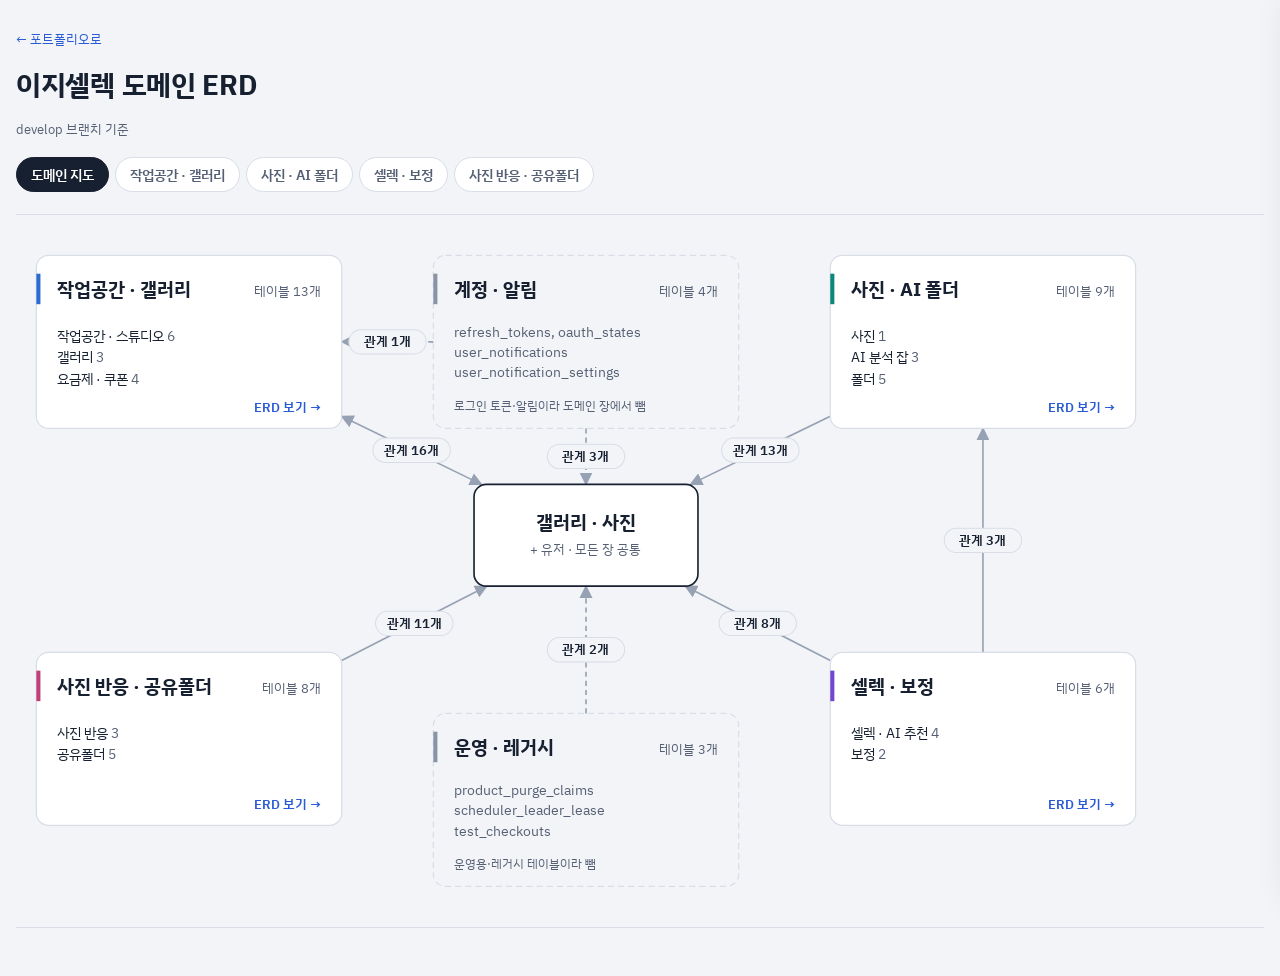
<file: erd/easyselect/index.html>
<!doctype html>
<html lang="ko">
<head>
<meta charset="utf-8">
<meta name="viewport" content="width=device-width, initial-scale=1, viewport-fit=cover">
<link rel="icon" href="/favicon.svg" type="image/svg+xml">
<style>:root{color-scheme:light}body{margin:0}[hidden]{display:none!important}img{max-width:100%}</style>
<title>이지셀렉 도메인 ERD</title>
<meta name="claude:viewport-fit-sides" content="cover">
<link rel="preconnect" href="https://fonts.googleapis.com">
<link rel="preconnect" href="https://fonts.gstatic.com" crossorigin>
<link rel="stylesheet" href="https://fonts.googleapis.com/css2?family=IBM+Plex+Mono:wght@400;500&family=IBM+Plex+Sans+KR:wght@400;500;600;700&display=swap">
<style>
/* 도메인별 ERD(탭). 레이아웃: 도메인 구역을 격자에 깔고, 카드는 그 위, 컬럼 단위 연결선은 둘 사이 SVG 층. 클릭하면 오른쪽 패널에 컬럼 설명. */
:root {
  --bg: #f2f4f7; --surface: #ffffff; --ink: #172030; --muted: #566074; --faint: #8a93a4;
  --rule: #d8dde6; --edge: #97a1b4; --accent: #2a5bd7; --accent-soft: #e4ebfb; --on-accent: #ffffff;
  --t1: #2d6bd0; --t2: #0d877a; --t3: #4f5870; --t4: #c03f77; --t5: #7247cf; --t6: #2c8740; --t7: #be6417;
  --font: "IBM Plex Sans KR", "Apple SD Gothic Neo", "Malgun Gothic", system-ui, sans-serif;
  --mono: "IBM Plex Mono", ui-monospace, "SF Mono", Menlo, monospace;
  --card-w: 280px; --gap-x: 64px;
}
@media (prefers-color-scheme: dark) { :root:not([data-theme="light"]) {
  --bg: #0f131a; --surface: #181e28; --ink: #e5e9f0; --muted: #a2abbb; --faint: #737d90;
  --rule: #2a3240; --edge: #657088; --accent: #82a6ff; --accent-soft: #1d2a47; --on-accent: #0b1222;
  --t1: #6b9cf0; --t2: #3fbfae; --t3: #9aa3ba; --t4: #ec79a8; --t5: #a88af0; --t6: #62c077; --t7: #eb9a52;
  color-scheme: dark; } }
:root[data-theme="dark"] {
  --bg: #0f131a; --surface: #181e28; --ink: #e5e9f0; --muted: #a2abbb; --faint: #737d90;
  --rule: #2a3240; --edge: #657088; --accent: #82a6ff; --accent-soft: #1d2a47; --on-accent: #0b1222;
  --t1: #6b9cf0; --t2: #3fbfae; --t3: #9aa3ba; --t4: #ec79a8; --t5: #a88af0; --t6: #62c077; --t7: #eb9a52;
  color-scheme: dark;
}
* { box-sizing: border-box; }
body { background: var(--bg); color: var(--ink); font-family: var(--font); font-size: 14px; line-height: 1.5; }
.wrap { padding-left: max(16px, env(safe-area-inset-left, 0px)); padding-right: max(16px, env(safe-area-inset-right, 0px)); padding-block: 28px 48px; }
.head { max-width: 1100px; display: grid; grid-template-columns: minmax(0, 1fr); gap: 14px; }
h1 { margin: 0; font-size: 28px; font-weight: 700; letter-spacing: -0.01em; text-wrap: balance; }
.meta { color: var(--muted); font-size: 13px; font-variant-numeric: tabular-nums; }
.meta code, .mono { font-family: var(--mono); font-size: 12px; }
.legend { display: flex; flex-wrap: wrap; gap: 8px 22px; align-items: center; font-size: 13px; color: var(--muted); }
.legend span { display: inline-flex; align-items: center; gap: 8px; }
.legend svg { overflow: visible; }
.tip { font-size: 13px; color: var(--muted); }
.toggle { display: inline-flex; align-items: center; gap: 8px; font-size: 13px; color: var(--ink); cursor: pointer; user-select: none; }
.toggle input { width: 16px; height: 16px; accent-color: var(--accent); margin: 0; }

.board { margin-top: 22px; overflow-x: auto; border-top: 1px solid var(--rule); border-bottom: 1px solid var(--rule); }
.canvas { position: relative; display: grid; grid-template-columns: repeat(5, var(--card-w)); column-gap: var(--gap-x); row-gap: 72px;
  width: max-content; padding: 40px 48px 48px; align-items: start; }
.zone { margin: -16px; padding: 14px 16px 16px; border-radius: 14px; background: color-mix(in srgb, var(--tone) 6%, var(--bg));
  border: 1px solid color-mix(in srgb, var(--tone) 22%, var(--bg)); }
.zone-h { display: grid; gap: 1px; margin-bottom: 12px; }
.zone-h b { display: inline-flex; align-items: center; gap: 8px; font-size: 15px; font-weight: 700; color: var(--ink); }
.zone-h b i { width: 10px; height: 10px; border-radius: 3px; background: var(--tone); display: inline-block; }
.zone-h small { color: var(--muted); font-size: 12px; padding-left: 18px; }
.zcols { display: flex; gap: var(--gap-x); align-items: flex-start; }
.zcol { width: var(--card-w); display: grid; gap: 22px; }

svg.edges { position: absolute; inset: 0; width: 100%; height: 100%; pointer-events: none; z-index: 1; overflow: visible; }
.edge path { fill: none; stroke: var(--edge); stroke-width: 1.3; }
.edge path.line.logical { stroke-dasharray: 5 4; }
.edge.u { display: none; }
.canvas.show-u .edge.u, .canvas.focus .edge.u.on { display: inline; }
.canvas.focus .edge:not(.on) { opacity: .1; }
.edge.on path { stroke: var(--accent); stroke-width: 2; }

.card { position: relative; z-index: 2; background: var(--surface); border: 1px solid var(--rule); border-radius: 10px; cursor: pointer;
  transition: opacity .15s, border-color .15s, box-shadow .15s; }
.card:hover, .card.self { border-color: var(--accent); box-shadow: 0 0 0 1px var(--accent); }
.card:focus-visible { outline: 2px solid var(--accent); outline-offset: 2px; }
.canvas.focus .card:not(.self):not(.near) { opacity: .32; }
.card header { padding: 10px 12px 6px; display: flex; align-items: baseline; justify-content: space-between; gap: 8px; }
.card header .kn { font-weight: 700; font-size: 15px; }
.card header .pn { font-family: var(--mono); font-size: 11.5px; color: var(--muted); white-space: nowrap; overflow: hidden; text-overflow: ellipsis; }
.card .desc { margin: 0; padding: 0 12px 8px; font-size: 12px; color: var(--muted); line-height: 1.45; }
.rows { list-style: none; margin: 0; padding: 4px 0; border-top: 1px solid var(--rule); }
.rows li { display: grid; grid-template-columns: 26px minmax(0, 1fr) auto; align-items: center; gap: 6px; padding: 2.5px 12px 2.5px 8px; font-size: 12.5px; }
.rows li.hl { background: var(--accent-soft); }
.rows .b { font-family: var(--mono); font-size: 9.5px; font-weight: 500; text-align: center; border-radius: 4px; padding: 1px 0; letter-spacing: .02em; }
.rows .b.pk { background: var(--ink); color: var(--surface); }
.rows .b.fk { border: 1px solid var(--muted); color: var(--muted); }
.rows .nm { min-width: 0; white-space: nowrap; overflow: hidden; text-overflow: ellipsis; }
.rows .nm em { font-style: normal; font-family: var(--mono); font-size: 11px; color: var(--faint); margin-left: 6px; }
.rows .ty { font-size: 11px; color: var(--faint); }
.card footer { border-top: 1px solid var(--rule); padding: 6px 12px 8px; font-size: 11.5px; color: var(--muted); display: grid; gap: 2px; }
.card footer .ulink { color: var(--ink); }
.card footer .ulink b { font-weight: 600; }

.below { max-width: 1100px; margin-top: 34px; display: grid; grid-template-columns: repeat(auto-fit, minmax(300px, 1fr)); gap: 28px 48px; }
.below h2 { font-size: 16px; margin: 0 0 10px; }
.below ul { margin: 0; padding-left: 18px; display: grid; gap: 6px; color: var(--muted); font-size: 13.5px; }
.below li b { color: var(--ink); font-weight: 600; }

/* 패널 */
.panel { position: fixed; top: 0; right: 0; bottom: 0; width: min(460px, 100%); z-index: 20; background: var(--surface); border-left: 1px solid var(--rule);
  box-shadow: -12px 0 32px rgb(0 0 0 / .12); transform: translateX(105%); transition: transform .2s ease; display: flex; flex-direction: column;
  padding-top: env(safe-area-inset-top, 0px); padding-bottom: env(safe-area-inset-bottom, 0px); padding-right: env(safe-area-inset-right, 0px); }
.panel.open { transform: none; }
.ph { padding: 18px 20px 12px; border-bottom: 1px solid var(--rule); display: grid; gap: 4px; position: relative; }
.ph .zn { font-size: 12px; color: var(--muted); display: inline-flex; gap: 6px; align-items: center; }
.ph .zn i { width: 9px; height: 9px; border-radius: 3px; display: inline-block; }
.ph h2 { margin: 0; font-size: 21px; display: flex; flex-wrap: wrap; align-items: baseline; gap: 4px 10px; padding-right: 36px; }
.ph h2 .mono { color: var(--muted); font-weight: 400; font-size: 13px; }
.ph p { margin: 0; color: var(--muted); font-size: 13px; }
.close { position: absolute; top: 14px; right: 14px; width: 32px; height: 32px; border: 1px solid var(--rule); border-radius: 8px; background: var(--surface); color: var(--ink); font-size: 18px; cursor: pointer; line-height: 1; }
.close:focus-visible, .pbody button:focus-visible { outline: 2px solid var(--accent); outline-offset: 2px; }
.pbody { overflow-y: auto; padding: 14px 20px 28px; display: grid; gap: 22px; }
.pbody h3 { margin: 0 0 8px; font-size: 13px; color: var(--muted); font-weight: 600; letter-spacing: .02em; }
.colist { display: grid; gap: 0; }
.co { padding: 9px 0; border-bottom: 1px solid var(--rule); display: grid; gap: 3px; }
.co .top { display: flex; flex-wrap: wrap; gap: 4px 8px; align-items: baseline; }
.co .top b { font-size: 14px; }
.co .top .mono { color: var(--muted); }
.co .tags { display: flex; flex-wrap: wrap; gap: 4px; }
.tag { font-size: 11px; border: 1px solid var(--rule); color: var(--muted); border-radius: 999px; padding: 0 7px; }
.tag.pk { background: var(--ink); color: var(--surface); border-color: var(--ink); }
.tag.fk { border-color: var(--accent); color: var(--accent); }
.co .nt { font-size: 12.5px; color: var(--ink); }
.enums { display: flex; flex-wrap: wrap; gap: 4px; }
.enums code { font-family: var(--mono); font-size: 11px; background: var(--bg); border: 1px solid var(--rule); border-radius: 4px; padding: 0 5px; color: var(--ink); }
.rel { display: grid; gap: 6px; font-size: 13px; }
.rel div { display: flex; flex-wrap: wrap; gap: 4px 6px; align-items: center; }
.rel .mono { color: var(--muted); }
.rel button { font: inherit; font-weight: 600; color: var(--accent); background: none; border: 0; padding: 0; cursor: pointer; text-decoration: underline; text-underline-offset: 3px; }
.rel .kind { font-size: 11px; color: var(--faint); }
.idx { font-size: 12.5px; color: var(--muted); display: grid; gap: 4px; }
@media (prefers-reduced-motion: reduce) { .panel, .card { transition: none; } }
/* 도메인 장: 탭 + 지도 + 장별 ERD */
.tabs { display: flex; flex-wrap: wrap; gap: 6px; margin-top: 4px; }
.tabs button { font: inherit; font-size: 14px; font-weight: 600; color: var(--muted); background: var(--surface); border: 1px solid var(--rule); border-radius: 999px; padding: 6px 14px; cursor: pointer; }
.tabs button[aria-selected="true"] { background: var(--ink); color: var(--surface); border-color: var(--ink); }
.tabs button:focus-visible { outline: 2px solid var(--accent); outline-offset: 2px; }
.back { display: inline-block; margin-bottom: 14px; font-size: 13px; color: var(--accent); text-decoration: none; }
.back:hover { text-decoration: underline; }
.tabs a { align-self: center; margin-left: 6px; font-size: 13px; color: var(--accent); }
.vhint { margin: 0; font-size: 15px; color: var(--ink); }
.card.ext { border-style: dashed; background: color-mix(in srgb, var(--surface) 70%, var(--bg)); }
.card header .kn { white-space: nowrap; }
.card header .pn { min-width: 0; }
.zcol > .card { min-width: 0; }
.card .flag { font-size: 10.5px; font-weight: 600; color: var(--muted); border: 1px solid var(--rule); border-radius: 999px; padding: 0 6px; margin-left: 6px; vertical-align: 1px; }
.card footer .more { color: var(--accent); }
.canvas.gridded { --card-w: 256px; column-gap: 84px; row-gap: 48px; align-items: center; padding: 40px 56px 56px; }
.canvas.gridded .card { border-top: 4px solid var(--tone); }
.canvas.gridded .card.shared { box-shadow: 0 0 0 2px var(--tone); }
.canvas.gridded .card.shared:hover, .canvas.gridded .card.shared.self { box-shadow: 0 0 0 2px var(--accent); }
.card header .kn { font-size: 16px; }
.groups { display: flex; flex-wrap: wrap; gap: 6px 18px; font-size: 13px; color: var(--muted); }
.grp { display: inline-flex; align-items: center; gap: 6px; }
.grp i { width: 12px; height: 12px; border-radius: 3px; background: var(--tone); display: inline-block; }
.grp.ext i { background: transparent; border: 1.5px dashed var(--tone); }
.grp b { color: var(--ink); font-weight: 600; margin-right: 2px; }

.mapbox { margin-top: 22px; overflow-x: auto; border-top: 1px solid var(--rule); border-bottom: 1px solid var(--rule); padding-block: 20px; }
.mapbox svg { display: block; width: 100%; min-width: 760px; max-width: 1140px; height: auto; }
.dm rect.box { fill: var(--surface); stroke: var(--rule); stroke-width: 1.2; }
.dm.go { cursor: pointer; }
.dm.go:hover rect.box, .dm.go:focus-visible rect.box { stroke: var(--accent); stroke-width: 2; }
.dm:focus { outline: none; }
.dm.aux rect.box { stroke-dasharray: 6 4; fill: transparent; }
.dm .bar { stroke: none; }
.dm .t { font-size: 19px; font-weight: 700; fill: var(--ink); }
.dm .n { font-size: 13px; fill: var(--muted); font-variant-numeric: tabular-nums; }
.dm .g { font-size: 13.5px; fill: var(--ink); }
.dm .g tspan.c { fill: var(--muted); font-variant-numeric: tabular-nums; }
.dm .h { font-size: 12px; fill: var(--muted); }
.dm .cta { font-size: 12.5px; font-weight: 600; fill: var(--accent); }
.ml path { fill: none; stroke: var(--edge); stroke-width: 1.6; }
.ml.aux path { stroke-dasharray: 5 4; }
.ml rect { fill: var(--bg); stroke: var(--rule); }
.ml text { font-size: 12.5px; fill: var(--ink); font-weight: 600; text-anchor: middle; font-variant-numeric: tabular-nums; }
.links { display: grid; gap: 10px; }
.links div b { font-weight: 600; color: var(--ink); }
.links code { font-family: var(--mono); font-size: 12px; color: var(--muted); }
</style>

</head>
<body>
<div class="wrap">
  <a class="back" href="/#es-erd">← 포트폴리오로</a>

  <div class="head">
    <h1>이지셀렉 도메인 ERD</h1>
    <div class="meta" id="meta"></div>
    <div class="tabs" role="tablist" id="tabs"></div>
  </div>
  <div id="view"></div>
</div>

<aside class="panel" id="panel" aria-label="테이블 상세" aria-hidden="true">
  <div class="ph" id="ph"></div>
  <div class="pbody" id="pbody"></div>
</aside>

<script>
const D = {"title":"이지셀렉 도메인 ERD","basis":"develop 브랜치 기준","views":[{"id":"workspace","name":"작업공간 · 갤러리","hint":"작가 스튜디오(작업공간)가 갤러리를 만들고, 부부를 초대하고, 쿠폰으로 요금제를 연다","cols":4,"groups":[{"name":"작업공간 · 스튜디오","hint":"개인 또는 작가 스튜디오, 멤버와 초대","tone":3,"tables":["workspaces","workspace_members","studios","studio_invites","studio_retouch_capabilities","workspace_activity"]},{"name":"갤러리","hint":"촬영 한 건, 부부 초대와 멤버","tone":1,"tables":["galleries","gallery_members","gallery_invites","gallery_activity"]},{"name":"요금제 · 쿠폰","hint":"무료 1회, 프로 쿠폰 등록·사용","tone":7,"tables":["free_gallery_claims","pro_coupons","pro_coupon_registrations","pro_coupon_uses"]}],"tables":{"workspaces":{"k":"작업공간","note":"갤러리를 소유하는 작업공간 — PERSONAL(개인 1개) 또는 STUDIO(작가 스튜디오)","cols":[{"n":"id","k":"작업공간ID","type":"bigint","easy":"숫자","nn":true,"pk":true,"uq":false,"d":"자동 증가","note":"","enums":null},{"n":"type","k":"작업공간 종류","type":"varchar(20)","easy":"글자","nn":true,"pk":false,"uq":false,"d":"","note":"값: PERSONAL | STUDIO","enums":null},{"n":"name","k":"작업공간 이름","type":"varchar(100)","easy":"글자","nn":true,"pk":false,"uq":false,"d":"","note":"","enums":null},{"n":"personal_owner_user_id","k":"개인 소유자ID","type":"bigint","easy":"숫자","nn":false,"pk":false,"uq":true,"d":"","note":"PERSONAL 작업공간 소유자(사용자당 1개 보장 키). STUDIO면 NULL","enums":null},{"n":"version","k":"버전","type":"bigint","easy":"숫자","nn":true,"pk":false,"uq":false,"d":"0","note":"","enums":null},{"n":"deleted_at","k":"삭제일자","type":"timestamptz","easy":"일시","nn":false,"pk":false,"uq":false,"d":"","note":"","enums":null},{"n":"created_at","k":"생성일자","type":"timestamptz","easy":"일시","nn":false,"pk":false,"uq":false,"d":"","note":"","enums":null},{"n":"updated_at","k":"수정일자","type":"timestamptz","easy":"일시","nn":false,"pk":false,"uq":false,"d":"","note":"","enums":null}],"idx":[],"show":null,"ext":false,"shared":false,"pos":[2,2],"group":0},"workspace_members":{"k":"작업공간 멤버","note":"작업공간 멤버십(OWNER/MEMBER) — 주로 스튜디오 작가 팀","cols":[{"n":"id","k":"작업공간 멤버ID","type":"bigint","easy":"숫자","nn":true,"pk":true,"uq":false,"d":"자동 증가","note":"","enums":null},{"n":"workspace_id","k":"작업공간ID","type":"bigint","easy":"숫자","nn":true,"pk":false,"uq":false,"d":"","note":"","enums":null},{"n":"user_id","k":"사용자ID","type":"bigint","easy":"숫자","nn":true,"pk":false,"uq":false,"d":"","note":"","enums":null},{"n":"role","k":"멤버 역할","type":"varchar(20)","easy":"글자","nn":true,"pk":false,"uq":false,"d":"","note":"값: OWNER | MEMBER","enums":null},{"n":"version","k":"버전","type":"bigint","easy":"숫자","nn":true,"pk":false,"uq":false,"d":"0","note":"","enums":null},{"n":"deleted_at","k":"삭제일자","type":"timestamptz","easy":"일시","nn":false,"pk":false,"uq":false,"d":"","note":"","enums":null},{"n":"created_at","k":"생성일자","type":"timestamptz","easy":"일시","nn":false,"pk":false,"uq":false,"d":"","note":"","enums":null},{"n":"updated_at","k":"수정일자","type":"timestamptz","easy":"일시","nn":false,"pk":false,"uq":false,"d":"","note":"","enums":null}],"idx":[{"cols":["workspace_id","user_id"],"uq":true}],"show":null,"ext":false,"shared":false,"pos":[2,1],"group":0},"studios":{"k":"스튜디오","note":"STUDIO 작업공간의 프로필(이름·고유 주소·유입 경로·연락처·소개)","cols":[{"n":"workspace_id","k":"작업공간ID","type":"bigint","easy":"숫자","nn":true,"pk":true,"uq":false,"d":"","note":"","enums":null},{"n":"name","k":"스튜디오 이름","type":"varchar(255)","easy":"글자","nn":true,"pk":false,"uq":false,"d":"","note":"","enums":null},{"n":"gallery_url","k":"갤러리 URL","type":"varchar(255)","easy":"글자","nn":true,"pk":false,"uq":true,"d":"","note":"스튜디오 고유 주소(slug), 전역 유일","enums":null},{"n":"inflow_channel","k":"유입 경로","type":"varchar(255)","easy":"글자","nn":false,"pk":false,"uq":false,"d":"","note":"스튜디오 유입 경로(가입 설문 값, 자유 문자열)","enums":null},{"n":"contact","k":"연락처","type":"varchar(100)","easy":"글자","nn":false,"pk":false,"uq":false,"d":"","note":"","enums":null},{"n":"description","k":"소개","type":"varchar(500)","easy":"글자","nn":false,"pk":false,"uq":false,"d":"","note":"","enums":null},{"n":"version","k":"버전","type":"bigint","easy":"숫자","nn":true,"pk":false,"uq":false,"d":"0","note":"","enums":null},{"n":"deleted_at","k":"삭제일자","type":"timestamptz","easy":"일시","nn":false,"pk":false,"uq":false,"d":"","note":"","enums":null},{"n":"suspended_at","k":"정지일시","type":"timestamptz","easy":"일시","nn":false,"pk":false,"uq":false,"d":"","note":"","enums":null},{"n":"created_at","k":"생성일자","type":"timestamptz","easy":"일시","nn":false,"pk":false,"uq":false,"d":"","note":"","enums":null},{"n":"updated_at","k":"수정일자","type":"timestamptz","easy":"일시","nn":false,"pk":false,"uq":false,"d":"","note":"","enums":null}],"idx":[],"show":null,"ext":false,"shared":false,"pos":[1,2],"group":0},"studio_invites":{"k":"스튜디오 초대","note":"스튜디오 멤버 초대 링크(토큰)","cols":[{"n":"id","k":"스튜디오 초대ID","type":"bigint","easy":"숫자","nn":true,"pk":true,"uq":false,"d":"자동 증가","note":"","enums":null},{"n":"workspace_id","k":"작업공간ID","type":"bigint","easy":"숫자","nn":true,"pk":false,"uq":false,"d":"","note":"","enums":null},{"n":"token","k":"초대 토큰","type":"varchar(255)","easy":"글자","nn":true,"pk":false,"uq":true,"d":"","note":"","enums":null},{"n":"expires_at","k":"만료일시","type":"timestamptz","easy":"일시","nn":true,"pk":false,"uq":false,"d":"","note":"","enums":null},{"n":"revoked_at","k":"회수일시","type":"timestamptz","easy":"일시","nn":false,"pk":false,"uq":false,"d":"","note":"","enums":null},{"n":"used_count","k":"사용 횟수","type":"integer","easy":"숫자","nn":true,"pk":false,"uq":false,"d":"0","note":"이 링크로 수락된 횟수","enums":null},{"n":"version","k":"버전","type":"bigint","easy":"숫자","nn":true,"pk":false,"uq":false,"d":"0","note":"","enums":null},{"n":"created_at","k":"생성일자","type":"timestamptz","easy":"일시","nn":false,"pk":false,"uq":false,"d":"","note":"","enums":null},{"n":"updated_at","k":"수정일자","type":"timestamptz","easy":"일시","nn":false,"pk":false,"uq":false,"d":"","note":"","enums":null},{"n":"issued_by_user_id","k":"발급자ID","type":"bigint","easy":"숫자","nn":false,"pk":false,"uq":false,"d":"","note":"","enums":null}],"idx":[],"show":null,"ext":false,"shared":false,"pos":[3,1],"group":0},"studio_retouch_capabilities":{"k":"스튜디오 보정 기능","note":"스튜디오별 보정 기능 on/off 플래그(관리자 설정)","cols":[{"n":"id","k":"스튜디오 보정 기능ID","type":"bigint","easy":"숫자","nn":true,"pk":true,"uq":false,"d":"자동 증가","note":"","enums":null},{"n":"studio_id","k":"스튜디오ID","type":"bigint","easy":"숫자","nn":true,"pk":false,"uq":false,"d":"","note":"studios.workspace_id(= workspaces.id) 값","enums":null},{"n":"capability","k":"보정 기능 이름","type":"varchar(100)","easy":"글자","nn":true,"pk":false,"uq":false,"d":"","note":"보정 기능 이름 — 관리자가 입력하는 자유 문자열(≤100자), enum·CHECK 없음","enums":null},{"n":"enabled","k":"사용 여부","type":"boolean","easy":"참/거짓","nn":true,"pk":false,"uq":false,"d":"","note":"","enums":null},{"n":"created_at","k":"생성일자","type":"timestamptz","easy":"일시","nn":true,"pk":false,"uq":false,"d":"","note":"","enums":null},{"n":"updated_at","k":"수정일자","type":"timestamptz","easy":"일시","nn":false,"pk":false,"uq":false,"d":"","note":"","enums":null}],"idx":[{"cols":["studio_id","capability"],"uq":true}],"show":null,"ext":false,"shared":false,"pos":[1,1],"group":0},"workspace_activity":{"k":"작업공간 활동 시각","note":"작업공간의 마지막 업무 활동 시각","cols":[{"n":"workspace_id","k":"작업공간ID","type":"bigint","easy":"숫자","nn":true,"pk":true,"uq":false,"d":"","note":"","enums":null},{"n":"last_activity_at","k":"마지막 활동 일시","type":"timestamptz","easy":"일시","nn":true,"pk":false,"uq":false,"d":"","note":"","enums":null}],"idx":[],"show":null,"ext":false,"shared":false,"pos":[3,2],"group":0},"galleries":{"k":"갤러리","note":"갤러리 = 촬영 한 건의 사진 묶음. 작업공간 소유, 공개 상태·진행 단계·요금제 한도를 가진다","cols":[{"n":"id","k":"갤러리ID","type":"bigint","easy":"숫자","nn":true,"pk":true,"uq":false,"d":"자동 증가","note":"","enums":null},{"n":"workspace_id","k":"작업공간ID","type":"bigint","easy":"숫자","nn":true,"pk":false,"uq":false,"d":"","note":"","enums":null},{"n":"created_by_user_id","k":"생성자ID","type":"bigint","easy":"숫자","nn":false,"pk":false,"uq":false,"d":"","note":"","enums":null},{"n":"title","k":"제목","type":"varchar(100)","easy":"글자","nn":true,"pk":false,"uq":false,"d":"","note":"","enums":null},{"n":"status","k":"공개 상태","type":"varchar(20)","easy":"글자","nn":true,"pk":false,"uq":false,"d":"","note":"값: DRAFT | OPEN | CLOSED","enums":null},{"n":"workflow_status","k":"워크플로 상태","type":"varchar(20)","easy":"글자","nn":true,"pk":false,"uq":false,"d":"'DRAFT'","note":"관리자 워크플로 상태(UPDATE_GALLERY_STATES로 변경). status(공개)·stage(작가 스테퍼)와 별개 축 / 값: DRAFT | IN_PROGRESS | COMPLETED | ARCHIVED","enums":null},{"n":"stage","k":"진행 단계","type":"varchar(30)","easy":"글자","nn":true,"pk":false,"uq":false,"d":"'UPLOAD'","note":"작가 화면 6단계 진행 상태(스테퍼·목록 필터) / 값: UPLOAD | SELECTION_IN_PROGRESS | SELECTION_COMPLETED | RETOUCH | DELIVERY | ARCHIVED","enums":null},{"n":"selection_deadline","k":"셀렉 마감일시","type":"timestamptz","easy":"일시","nn":false,"pk":false,"uq":false,"d":"","note":"부부 선택 마감 시각","enums":null},{"n":"max_selectable_photo_count","k":"최대 선택 장수","type":"integer","easy":"숫자","nn":false,"pk":false,"uq":false,"d":"","note":"계약상 선택 가능 장수(NULL이면 관리자 AI 초안은 50 기본)","enums":null},{"n":"max_retouch_round_count","k":"최대 보정 횟수","type":"integer","easy":"숫자","nn":false,"pk":false,"uq":false,"d":"","note":"계약상 보정 요청 가능 횟수","enums":null},{"n":"shoot_type","k":"촬영 종류","type":"varchar(20)","easy":"글자","nn":true,"pk":false,"uq":false,"d":"'REHEARSAL'","note":"값: REHEARSAL | CEREMONY | OTHER","enums":null},{"n":"created_at","k":"생성일자","type":"timestamptz","easy":"일시","nn":false,"pk":false,"uq":false,"d":"","note":"","enums":null},{"n":"updated_at","k":"수정일자","type":"timestamptz","easy":"일시","nn":false,"pk":false,"uq":false,"d":"","note":"","enums":null},{"n":"deleted_at","k":"삭제일자","type":"timestamptz","easy":"일시","nn":false,"pk":false,"uq":false,"d":"","note":"","enums":null},{"n":"version","k":"버전","type":"bigint","easy":"숫자","nn":true,"pk":false,"uq":false,"d":"0","note":"","enums":null},{"n":"photo_organization_required","k":"사진 정리 필요","type":"boolean","easy":"참/거짓","nn":true,"pk":false,"uq":false,"d":"false","note":"사진 정리(폴더 저장) 단계가 필요한 갤러리인지(V11)","enums":null},{"n":"folders_saved_at","k":"폴더 확정일시","type":"timestamptz","easy":"일시","nn":false,"pk":false,"uq":false,"d":"","note":"폴더 정리를 저장(확정)한 시각","enums":null},{"n":"retouch_confirmed_at","k":"보정 확정일시","type":"timestamptz","easy":"일시","nn":false,"pk":false,"uq":false,"d":"","note":"보정 결과를 확정한 시각","enums":null},{"n":"archived_until","k":"보관 기한","type":"timestamptz","easy":"일시","nn":false,"pk":false,"uq":false,"d":"","note":"보관(아카이브) 유지 기한","enums":null},{"n":"plan_expires_at","k":"요금제 만료일시","type":"timestamptz","easy":"일시","nn":false,"pk":false,"uq":false,"d":"","note":"요금제 이용 만료 시각(무료 1개월·프로 1년, 갤러리 생성일 기준). 부분 인덱스로 만료 스윕","enums":null},{"n":"plan_max_photo_count","k":"요금제 사진 한도","type":"integer","easy":"숫자","nn":false,"pk":false,"uq":false,"d":"","note":"요금제 사진 한도(FREE 500, PRO 10,000, 테스트 이용권은 구매 시 값)","enums":null},{"n":"plan_type","k":"요금제","type":"varchar(10)","easy":"글자","nn":false,"pk":false,"uq":false,"d":"","note":"갤러리 요금제. 생성 후 불변(updatable=false). NULL=도입 전 갤러리/테스트 이용권 / 값: FREE | PRO","enums":null}],"idx":[],"show":["id","title","status","stage","plan_type","workspace_id","created_by_user_id"],"ext":false,"shared":true,"pos":[2,3],"group":1},"gallery_members":{"k":"갤러리 멤버","note":"초대를 수락해 갤러리에 들어온 사람(부부·파트너). 행의 존재 = 수락","cols":[{"n":"id","k":"갤러리 멤버ID","type":"bigint","easy":"숫자","nn":true,"pk":true,"uq":false,"d":"자동 증가","note":"","enums":null},{"n":"gallery_id","k":"갤러리ID","type":"bigint","easy":"숫자","nn":true,"pk":false,"uq":false,"d":"","note":"","enums":null},{"n":"user_id","k":"사용자ID","type":"bigint","easy":"숫자","nn":true,"pk":false,"uq":false,"d":"","note":"","enums":null},{"n":"created_at","k":"생성일자","type":"timestamptz(6)","easy":"일시","nn":false,"pk":false,"uq":false,"d":"","note":"","enums":null},{"n":"updated_at","k":"수정일자","type":"timestamptz(6)","easy":"일시","nn":false,"pk":false,"uq":false,"d":"","note":"","enums":null},{"n":"version","k":"버전","type":"bigint","easy":"숫자","nn":true,"pk":false,"uq":false,"d":"0","note":"","enums":null},{"n":"deleted_at","k":"삭제일자","type":"timestamptz(6)","easy":"일시","nn":false,"pk":false,"uq":false,"d":"","note":"","enums":null}],"idx":[{"cols":["gallery_id","user_id"],"uq":true}],"show":null,"ext":false,"shared":false,"pos":[1,4],"group":1},"gallery_invites":{"k":"갤러리 초대","note":"갤러리 초대 링크(토큰·종류·사용 횟수)","cols":[{"n":"id","k":"갤러리 초대ID","type":"bigint","easy":"숫자","nn":true,"pk":true,"uq":false,"d":"자동 증가","note":"","enums":null},{"n":"gallery_id","k":"갤러리ID","type":"bigint","easy":"숫자","nn":true,"pk":false,"uq":false,"d":"","note":"","enums":null},{"n":"token","k":"초대 토큰","type":"varchar(255)","easy":"글자","nn":true,"pk":false,"uq":true,"d":"","note":"","enums":null},{"n":"kind","k":"초대 종류","type":"varchar(30)","easy":"글자","nn":true,"pk":false,"uq":false,"d":"'GALLERY_MEMBER'","note":"초대 종류 — 스튜디오 멤버/갤러리(부부) 멤버/개인 갤러리 파트너 / 값: STUDIO_MEMBER | GALLERY_MEMBER | PERSONAL_PARTNER","enums":null},{"n":"max_uses","k":"최대 사용 횟수","type":"integer","easy":"숫자","nn":true,"pk":false,"uq":false,"d":"2","note":"최대 수락 횟수(기본 2 = 부부 두 명)","enums":null},{"n":"used_count","k":"사용 횟수","type":"integer","easy":"숫자","nn":true,"pk":false,"uq":false,"d":"0","note":"","enums":null},{"n":"expires_at","k":"만료일시","type":"timestamptz(6)","easy":"일시","nn":true,"pk":false,"uq":false,"d":"","note":"","enums":null},{"n":"revoked_at","k":"회수일시","type":"timestamptz(6)","easy":"일시","nn":false,"pk":false,"uq":false,"d":"","note":"","enums":null},{"n":"created_at","k":"생성일자","type":"timestamptz(6)","easy":"일시","nn":false,"pk":false,"uq":false,"d":"","note":"","enums":null},{"n":"updated_at","k":"수정일자","type":"timestamptz(6)","easy":"일시","nn":false,"pk":false,"uq":false,"d":"","note":"","enums":null},{"n":"version","k":"버전","type":"bigint","easy":"숫자","nn":true,"pk":false,"uq":false,"d":"0","note":"","enums":null},{"n":"issued_by_user_id","k":"발급자ID","type":"bigint","easy":"숫자","nn":false,"pk":false,"uq":false,"d":"","note":"","enums":null}],"idx":[],"show":null,"ext":false,"shared":false,"pos":[2,4],"group":1},"gallery_activity":{"k":"갤러리 활동 시각","note":"갤러리의 마지막 업무 활동 시각","cols":[{"n":"gallery_id","k":"갤러리ID","type":"bigint","easy":"숫자","nn":true,"pk":true,"uq":false,"d":"","note":"","enums":null},{"n":"last_activity_at","k":"마지막 활동 일시","type":"timestamptz","easy":"일시","nn":true,"pk":false,"uq":false,"d":"","note":"","enums":null}],"idx":[],"show":null,"ext":false,"shared":false,"pos":[4,4],"group":1},"free_gallery_claims":{"k":"무료 갤러리 사용 기록","note":"사용자가 무료 갤러리를 이미 썼다는 기록(평생 1회)","cols":[{"n":"id","k":"무료 갤러리 사용 기록ID","type":"bigint","easy":"숫자","nn":true,"pk":true,"uq":false,"d":"자동 증가","note":"","enums":null},{"n":"user_id","k":"사용자ID","type":"bigint","easy":"숫자","nn":true,"pk":false,"uq":true,"d":"","note":"","enums":null},{"n":"gallery_id","k":"갤러리ID","type":"bigint","easy":"숫자","nn":false,"pk":false,"uq":false,"d":"","note":"","enums":null},{"n":"version","k":"버전","type":"bigint","easy":"숫자","nn":true,"pk":false,"uq":false,"d":"0","note":"","enums":null},{"n":"created_at","k":"생성일자","type":"timestamptz","easy":"일시","nn":true,"pk":false,"uq":false,"d":"now()","note":"","enums":null},{"n":"updated_at","k":"수정일자","type":"timestamptz","easy":"일시","nn":true,"pk":false,"uq":false,"d":"now()","note":"","enums":null}],"idx":[],"show":null,"ext":false,"shared":false,"pos":[1,3],"group":2},"pro_coupons":{"k":"프로 쿠폰","note":"프로 요금제 쿠폰 코드(해시 저장). 1회용 또는 공유(재사용) 코드","cols":[{"n":"id","k":"프로 쿠폰ID","type":"bigint","easy":"숫자","nn":true,"pk":true,"uq":false,"d":"자동 증가","note":"","enums":null},{"n":"code_hash","k":"쿠폰 코드 해시","type":"varchar(64)","easy":"글자","nn":true,"pk":false,"uq":true,"d":"","note":"쿠폰 코드의 SHA-256 hex(원문 미보관)","enums":null},{"n":"user_id","k":"사용자ID","type":"bigint","easy":"숫자","nn":false,"pk":false,"uq":false,"d":"","note":"","enums":null},{"n":"registered_at","k":"등록일시","type":"timestamptz","easy":"일시","nn":false,"pk":false,"uq":false,"d":"","note":"SINGLE_USE 쿠폰을 user_id 계정에 등록한 시각","enums":null},{"n":"consumed_at","k":"사용일시","type":"timestamptz","easy":"일시","nn":false,"pk":false,"uq":false,"d":"","note":"SINGLE_USE 쿠폰을 갤러리 개설에 쓴 시각(재사용 쿠폰은 pro_coupon_uses에 기록)","enums":null},{"n":"gallery_id","k":"갤러리ID","type":"bigint","easy":"숫자","nn":false,"pk":false,"uq":false,"d":"","note":"","enums":null},{"n":"expires_at","k":"이용 만료일시","type":"timestamptz","easy":"일시","nn":false,"pk":false,"uq":false,"d":"","note":"SINGLE_USE 쿠폰으로 연 갤러리의 이용 만료(consumed_at과 함께 채워짐)","enums":null},{"n":"version","k":"버전","type":"bigint","easy":"숫자","nn":true,"pk":false,"uq":false,"d":"0","note":"","enums":null},{"n":"created_at","k":"생성일자","type":"timestamptz","easy":"일시","nn":true,"pk":false,"uq":false,"d":"now()","note":"","enums":null},{"n":"updated_at","k":"수정일자","type":"timestamptz","easy":"일시","nn":true,"pk":false,"uq":false,"d":"now()","note":"","enums":null},{"n":"code_suffix","k":"코드 끝자리","type":"varchar(8)","easy":"글자","nn":false,"pk":false,"uq":false,"d":"","note":"화면 표시용 코드 끝자리(≤8자)","enums":null},{"n":"issued_by_admin_id","k":"발급 관리자ID","type":"bigint","easy":"숫자","nn":false,"pk":false,"uq":false,"d":"","note":"","enums":null},{"n":"disabled_at","k":"비활성화일시","type":"timestamptz","easy":"일시","nn":false,"pk":false,"uq":false,"d":"","note":"관리자 비활성화 시각","enums":null},{"n":"custom_code","k":"지정 코드","type":"varchar(80)","easy":"글자","nn":false,"pk":false,"uq":false,"d":"","note":"관리자가 지정한 공유 코드 원문(대문자·숫자·_-)","enums":null},{"n":"usage_policy","k":"사용 정책","type":"varchar(20)","easy":"글자","nn":true,"pk":false,"uq":false,"d":"'SINGLE_USE'","note":"값: SINGLE_USE | ONCE_PER_ACCOUNT | UNLIMITED","enums":null},{"n":"redeem_until","k":"사용 기한","type":"timestamptz","easy":"일시","nn":false,"pk":false,"uq":false,"d":"","note":"쿠폰 자체의 등록·사용 가능 기한","enums":null},{"n":"use_count","k":"누적 사용 횟수","type":"bigint","easy":"숫자","nn":true,"pk":false,"uq":false,"d":"0","note":"누적 사용 횟수(재사용 쿠폰 집계용)","enums":null}],"idx":[],"show":null,"ext":false,"shared":false,"pos":[3,3],"group":2},"pro_coupon_registrations":{"k":"쿠폰 등록","note":"재사용 쿠폰을 자기 계정에 등록한 기록(쿠폰×사용자)","cols":[{"n":"id","k":"쿠폰 등록ID","type":"bigint","easy":"숫자","nn":true,"pk":true,"uq":false,"d":"자동 증가","note":"","enums":null},{"n":"coupon_id","k":"쿠폰ID","type":"bigint","easy":"숫자","nn":true,"pk":false,"uq":false,"d":"","note":"","enums":null},{"n":"user_id","k":"사용자ID","type":"bigint","easy":"숫자","nn":true,"pk":false,"uq":false,"d":"","note":"","enums":null},{"n":"version","k":"버전","type":"bigint","easy":"숫자","nn":true,"pk":false,"uq":false,"d":"0","note":"","enums":null},{"n":"created_at","k":"생성일자","type":"timestamptz","easy":"일시","nn":true,"pk":false,"uq":false,"d":"now()","note":"","enums":null},{"n":"updated_at","k":"수정일자","type":"timestamptz","easy":"일시","nn":true,"pk":false,"uq":false,"d":"now()","note":"","enums":null}],"idx":[{"cols":["coupon_id","user_id"],"uq":true}],"show":null,"ext":false,"shared":false,"pos":[4,3],"group":2},"pro_coupon_uses":{"k":"쿠폰 사용","note":"프로 쿠폰으로 갤러리를 연 사용 1건(이용 만료일 포함)","cols":[{"n":"id","k":"쿠폰 사용ID","type":"bigint","easy":"숫자","nn":true,"pk":true,"uq":false,"d":"자동 증가","note":"","enums":null},{"n":"coupon_id","k":"쿠폰ID","type":"bigint","easy":"숫자","nn":true,"pk":false,"uq":false,"d":"","note":"","enums":null},{"n":"user_id","k":"사용자ID","type":"bigint","easy":"숫자","nn":false,"pk":false,"uq":false,"d":"","note":"","enums":null},{"n":"gallery_id","k":"갤러리ID","type":"bigint","easy":"숫자","nn":false,"pk":false,"uq":true,"d":"","note":"","enums":null},{"n":"consumed_at","k":"사용일시","type":"timestamptz","easy":"일시","nn":true,"pk":false,"uq":false,"d":"","note":"","enums":null},{"n":"expires_at","k":"이용 만료일시","type":"timestamptz","easy":"일시","nn":true,"pk":false,"uq":false,"d":"","note":"","enums":null},{"n":"version","k":"버전","type":"bigint","easy":"숫자","nn":true,"pk":false,"uq":false,"d":"0","note":"","enums":null},{"n":"created_at","k":"생성일자","type":"timestamptz","easy":"일시","nn":true,"pk":false,"uq":false,"d":"now()","note":"","enums":null},{"n":"updated_at","k":"수정일자","type":"timestamptz","easy":"일시","nn":true,"pk":false,"uq":false,"d":"now()","note":"","enums":null}],"idx":[],"show":null,"ext":false,"shared":false,"pos":[3,4],"group":2}},"refs":[{"c":"free_gallery_claims","cc":"gallery_id","p":"galleries","pc":"id","one":false,"logical":false},{"c":"galleries","cc":"workspace_id","p":"workspaces","pc":"id","one":false,"logical":false},{"c":"gallery_activity","cc":"gallery_id","p":"galleries","pc":"id","one":true,"logical":false},{"c":"gallery_invites","cc":"gallery_id","p":"galleries","pc":"id","one":false,"logical":false},{"c":"gallery_members","cc":"gallery_id","p":"galleries","pc":"id","one":false,"logical":false},{"c":"pro_coupon_registrations","cc":"coupon_id","p":"pro_coupons","pc":"id","one":false,"logical":false},{"c":"pro_coupon_uses","cc":"coupon_id","p":"pro_coupons","pc":"id","one":false,"logical":false},{"c":"pro_coupon_uses","cc":"gallery_id","p":"galleries","pc":"id","one":true,"logical":false},{"c":"pro_coupons","cc":"gallery_id","p":"galleries","pc":"id","one":false,"logical":false},{"c":"studio_invites","cc":"workspace_id","p":"workspaces","pc":"id","one":false,"logical":false},{"c":"studio_retouch_capabilities","cc":"studio_id","p":"studios","pc":"workspace_id","one":false,"logical":false},{"c":"studios","cc":"workspace_id","p":"workspaces","pc":"id","one":true,"logical":false},{"c":"workspace_activity","cc":"workspace_id","p":"workspaces","pc":"id","one":true,"logical":false},{"c":"workspace_members","cc":"workspace_id","p":"workspaces","pc":"id","one":false,"logical":false}],"cross":[{"c":"user_notifications","cc":"studio_workspace_id","p":"workspaces","pc":"id","one":false,"logical":true,"other":"계정 · 알림","drawn":false},{"c":"free_gallery_claims","cc":"user_id","p":"users","pc":"id","one":true,"logical":false,"imp":true},{"c":"galleries","cc":"created_by_user_id","p":"users","pc":"id","one":false,"logical":false,"imp":true},{"c":"gallery_invites","cc":"issued_by_user_id","p":"users","pc":"id","one":false,"logical":false,"imp":true},{"c":"pro_coupon_registrations","cc":"user_id","p":"users","pc":"id","one":false,"logical":false,"imp":true},{"c":"pro_coupon_uses","cc":"user_id","p":"users","pc":"id","one":false,"logical":false,"imp":true},{"c":"pro_coupons","cc":"user_id","p":"users","pc":"id","one":false,"logical":false,"imp":true},{"c":"studio_invites","cc":"issued_by_user_id","p":"users","pc":"id","one":false,"logical":false,"imp":true},{"c":"workspace_members","cc":"user_id","p":"users","pc":"id","one":false,"logical":false,"imp":true},{"c":"workspaces","cc":"personal_owner_user_id","p":"users","pc":"id","one":true,"logical":false,"imp":true},{"c":"gallery_members","cc":"user_id","p":"users","pc":"id","one":false,"logical":true,"imp":true}],"impNames":{"users":"사용자"},"focus":"galleries"},{"id":"folders","name":"사진 · AI 폴더","hint":"사진을 올리면 AI 분석 잡이 임베딩을 묶어 컨셉 폴더 → 세부 폴더로 정리한다","cols":4,"groups":[{"name":"사진","hint":"원본과 AI 파생값","tone":2,"tables":["photos","photo_analysis"]},{"name":"AI 분석 잡","hint":"잡 = 큐 항목, 단계 이력, 배정 결과","tone":5,"tables":["analysis_jobs","analysis_job_events","concept_assignments"]},{"name":"폴더","hint":"컨셉(1층) → 세부(2층), 배정과 합치기","tone":6,"tables":["concept_folders","detail_folders","detail_folder_assignments","detail_folder_merges","detail_folder_merge_photos"]}],"tables":{"photos":{"k":"사진","note":"갤러리에 올린 사진 한 장 — S3 원본 키·미리보기 키·EXIF·임베더 배정 추적","cols":[{"n":"id","k":"사진ID","type":"bigint","easy":"숫자","nn":true,"pk":true,"uq":false,"d":"자동 증가","note":"","enums":null},{"n":"gallery_id","k":"갤러리ID","type":"bigint","easy":"숫자","nn":true,"pk":false,"uq":false,"d":"","note":"","enums":null},{"n":"storage_key","k":"원본 S3 키","type":"varchar(500)","easy":"글자","nn":true,"pk":false,"uq":true,"d":"","note":"S3 원본 객체 키(전역 유일). 관리자 교체 시 바뀜","enums":null},{"n":"original_file_name","k":"원본 파일명","type":"varchar(255)","easy":"글자","nn":true,"pk":false,"uq":false,"d":"","note":"","enums":null},{"n":"display_order","k":"표시 순서","type":"integer","easy":"숫자","nn":true,"pk":false,"uq":false,"d":"","note":"갤러리 안 표시 순서","enums":null},{"n":"created_at","k":"생성일자","type":"timestamptz(6)","easy":"일시","nn":false,"pk":false,"uq":false,"d":"","note":"","enums":null},{"n":"updated_at","k":"수정일자","type":"timestamptz(6)","easy":"일시","nn":false,"pk":false,"uq":false,"d":"","note":"","enums":null},{"n":"status","k":"업로드 상태","type":"varchar(20)","easy":"글자","nn":true,"pk":false,"uq":false,"d":"","note":"S3에 원본이 있는가만 표시. 분석 진행은 photo_analysis가 말함(옛 EMBEDDED는 V15에서 제거) / 값: PENDING | UPLOADED","enums":null},{"n":"content_type","k":"파일 형식","type":"varchar(100)","easy":"글자","nn":true,"pk":false,"uq":false,"d":"","note":"","enums":null},{"n":"preview_key","k":"미리보기 S3 키","type":"varchar(500)","easy":"글자","nn":false,"pk":false,"uq":false,"d":"","note":"임베더가 만든 미리보기 이미지 S3 키","enums":null},{"n":"taken_at","k":"촬영일시","type":"timestamp(6)","easy":"일시","nn":false,"pk":false,"uq":false,"d":"","note":"EXIF 촬영 시각 — 타임존 없음(timestamp without time zone)이 의도. 임베더가 채움","enums":null},{"n":"camera_make","k":"카메라 제조사","type":"varchar(100)","easy":"글자","nn":false,"pk":false,"uq":false,"d":"","note":"","enums":null},{"n":"camera_model","k":"카메라 모델","type":"varchar(100)","easy":"글자","nn":false,"pk":false,"uq":false,"d":"","note":"","enums":null},{"n":"exposure_time","k":"노출 시간","type":"varchar(30)","easy":"글자","nn":false,"pk":false,"uq":false,"d":"","note":"EXIF 노출 시간 유리수 표기 그대로(예: 1/200)","enums":null},{"n":"f_number","k":"조리개 값","type":"double precision","easy":"double precision","nn":false,"pk":false,"uq":false,"d":"","note":"","enums":null},{"n":"iso","k":"ISO","type":"integer","easy":"숫자","nn":false,"pk":false,"uq":false,"d":"","note":"","enums":null},{"n":"width","k":"가로(px)","type":"integer","easy":"숫자","nn":false,"pk":false,"uq":false,"d":"","note":"EXIF 회전 반영 후 가로(px). height 동일","enums":null},{"n":"height","k":"세로(px)","type":"integer","easy":"숫자","nn":false,"pk":false,"uq":false,"d":"","note":"","enums":null},{"n":"byte_size","k":"파일 크기","type":"bigint","easy":"숫자","nn":false,"pk":false,"uq":false,"d":"","note":"","enums":null},{"n":"upload_url_expires_at","k":"업로드 URL 만료일시","type":"timestamptz(6)","easy":"일시","nn":false,"pk":false,"uq":false,"d":"(CURRENT_TIMESTAMP + '00:30:00')","note":"presigned 업로드 URL 만료(기본 now()+30분). PENDING 보정 기준","enums":null},{"n":"deleted_at","k":"삭제일자","type":"timestamptz(6)","easy":"일시","nn":false,"pk":false,"uq":false,"d":"","note":"","enums":null},{"n":"version","k":"버전","type":"bigint","easy":"숫자","nn":true,"pk":false,"uq":false,"d":"0","note":"","enums":null},{"n":"dispatched_at","k":"전송일시","type":"timestamptz(6)","easy":"일시","nn":false,"pk":false,"uq":false,"d":"","note":"임베더에 배정(전송)한 시각. NULL+UPLOADED = 임베딩 대기열. 임베더가 일시 실패 시 NULL로 되돌림","enums":null},{"n":"embed_attempts","k":"임베딩 전송 횟수","type":"integer","easy":"숫자","nn":true,"pk":false,"uq":false,"d":"0","note":"임베더 전송 횟수(상한 도달 시 photo_analysis.error로 실패 확정). 배치 SQL만 증가","enums":null},{"n":"uploaded_at","k":"업로드일시","type":"timestamptz(6)","easy":"일시","nn":false,"pk":false,"uq":false,"d":"","note":"UPLOADED가 된 시각(완료 통보 또는 서버 HeadObject 보정)","enums":null}],"idx":[{"cols":["gallery_id","id"],"uq":true},{"cols":["id","gallery_id"],"uq":true}],"show":["id","storage_key","status","taken_at","gallery_id"],"ext":false,"shared":true,"pos":[3,4],"group":0},"photo_analysis":{"k":"사진 분석","note":"사진 1장의 AI 파생값 — 임베딩 벡터 2종·피사체·점수·백분위·임베딩 그룹·연사","cols":[{"n":"photo_id","k":"사진ID","type":"bigint","easy":"숫자","nn":true,"pk":true,"uq":false,"d":"","note":"","enums":null},{"n":"embedding","k":"DINOv3 임베딩","type":"vector(768)","easy":"vector(768)","nn":false,"pk":false,"uq":false,"d":"","note":"vector(768) — DINOv3 ViT-B/16(facebook/dinov3-vitb16-pretrain-lvd1689m) 이미지 임베딩. 임베더(embedwriter)가 씀. 그룹핑·관리자 AI 초안 다양성에 사용","enums":null},{"n":"embedding_model","k":"임베딩 모델","type":"varchar(60)","easy":"글자","nn":false,"pk":false,"uq":false,"d":"","note":"embedding을 만든 모델 id. 모델 교체 시 재계산 대상 판별","enums":null},{"n":"clip_embedding","k":"CLIP 임베딩","type":"vector(768)","easy":"vector(768)","nn":false,"pk":false,"uq":false,"d":"","note":"vector(768) — CLIP ViT-L/14 이미지 임베딩. score 1단계가 씀, categorize naming(그룹 최근접·컨셉 검증)용. wes는 읽지 않음","enums":null},{"n":"embed_group_id","k":"임베딩 그룹","type":"integer","easy":"숫자","nn":false,"pk":false,"uq":false,"d":"","note":"임베딩 그룹 번호(DINOv3⊕CLIP 공간 클러스터). 갤러리 안에서만 유일, -1=미배정. categorize가 씀 — 참조 키가 아니라 클러스터 라벨","enums":null},{"n":"subjects","k":"피사체","type":"varchar(20)","easy":"글자","nn":false,"pk":false,"uq":false,"d":"","note":"CLIP zero-shot 피사체 유형(score가 씀, enum 아닌 문자열) / 값: bride | groom | couple | group | unknown","enums":null},{"n":"technical_pct","k":"기술 품질 백분위","type":"real","easy":"real","nn":false,"pk":false,"uq":false,"d":"","note":"갤러리 안 기술 품질 백분위 0~100(categorize rank). aesthetic_pct는 미학 백분위","enums":null},{"n":"aesthetic_pct","k":"미적 품질 백분위","type":"real","easy":"real","nn":false,"pk":false,"uq":false,"d":"","note":"","enums":null},{"n":"face_boxes","k":"얼굴 박스","type":"jsonb","easy":"jsonb","nn":true,"pk":false,"uq":false,"d":"'{}'","note":"jsonb, 기본 '{}' — 얼굴 박스용으로 만들어졌으나 wes·AI 레포 어디서도 읽거나 쓰지 않음(사실상 죽은 컬럼)","enums":null},{"n":"sub_scores","k":"세부 점수","type":"jsonb","easy":"jsonb","nn":true,"pk":false,"uq":false,"d":"'{}'","note":"jsonb 객체 — 세부 점수. 키: sharpness(라플라시안 분산)·sharpness_pct(0~100, categorize)·highlight_clip·shadow_clip(0~1)·mean_luma·technical_score·aesthetic_score(원점수)·rank_reason(연사 대표 사유, categorize). wes는 SubScoreKey 6개만 읽음","enums":null},{"n":"burst_id","k":"연사 묶음","type":"integer","easy":"숫자","nn":false,"pk":false,"uq":false,"d":"","note":"연사 묶음 번호(같은 카메라·거의 같은 순간). 갤러리 안에서만 유일. 클러스터 라벨","enums":null},{"n":"burst_rank","k":"연사 순위","type":"integer","easy":"숫자","nn":false,"pk":false,"uq":false,"d":"","note":"연사 안 순위, 0=대표 컷","enums":null},{"n":"pipeline_version","k":"파이프라인 버전","type":"varchar(40)","easy":"글자","nn":false,"pk":false,"uq":false,"d":"","note":"score·categorize 계산 방식 버전(예: photoselect-v3-a-0.1). 모델 id 아님. NULL=임베딩만 있음","enums":null},{"n":"analyzed_at","k":"분석일시","type":"timestamptz(6)","easy":"일시","nn":false,"pk":false,"uq":false,"d":"","note":"score 1단계가 쓴 시각","enums":null},{"n":"version","k":"버전","type":"bigint","easy":"숫자","nn":true,"pk":false,"uq":false,"d":"0","note":"","enums":null},{"n":"created_at","k":"생성일자","type":"timestamptz(6)","easy":"일시","nn":false,"pk":false,"uq":false,"d":"","note":"","enums":null},{"n":"updated_at","k":"수정일자","type":"timestamptz(6)","easy":"일시","nn":false,"pk":false,"uq":false,"d":"","note":"","enums":null},{"n":"error","k":"분석 실패 사유","type":"text","easy":"긴 글","nn":false,"pk":false,"uq":false,"d":"","note":"결정적 실패 사유(임베더 디코드 불가·score 미리보기 없음·wes 재시도 상한). 채워지면 배정·집기·기대 장수에서 제외","enums":null},{"n":"quality_scored_at","k":"화질 채점일시","type":"timestamptz(6)","easy":"일시","nn":false,"pk":false,"uq":false,"d":"","note":"score 2단계(화질 점수 ARNIQA·classical) 완료 시각. 계산 실패해도 찍힘(점수만 null)","enums":null},{"n":"quality_claimed_at","k":"화질 채점 점유일시","type":"timestamptz(6)","easy":"일시","nn":false,"pk":false,"uq":false,"d":"","note":"GPU 워커가 화질 점수 계산하려고 집은 시각(찜 표시, 오래되면 재집기). wes는 읽지 않음·미매핑(V41)","enums":null}],"idx":[],"show":["photo_id","embed_group_id","aesthetic_pct","technical_pct","burst_id"],"ext":false,"shared":false,"pos":[1,4],"group":0},"analysis_jobs":{"k":"분석 작업","note":"갤러리 1회 '폴더 만들기' 잡 — ANALYZING → CATEGORIZING → DONE|FAILED. 행이 곧 큐 항목","cols":[{"n":"id","k":"분석 작업ID","type":"bigint","easy":"숫자","nn":true,"pk":true,"uq":false,"d":"자동 증가","note":"","enums":null},{"n":"gallery_id","k":"갤러리ID","type":"bigint","easy":"숫자","nn":true,"pk":false,"uq":false,"d":"","note":"","enums":null},{"n":"status","k":"분석 상태","type":"varchar(20)","easy":"글자","nn":true,"pk":false,"uq":false,"d":"","note":"값: ANALYZING | CATEGORIZING | DONE | FAILED","enums":null},{"n":"finished_at","k":"종료일시","type":"timestamptz(6)","easy":"일시","nn":false,"pk":false,"uq":false,"d":"","note":"","enums":null},{"n":"error","k":"오류 내용","type":"text","easy":"긴 글","nn":false,"pk":false,"uq":false,"d":"","note":"내부 실패 문장(DB에만, 사용자에겐 error_code의 문장). categorize Lambda도 씀","enums":null},{"n":"version","k":"버전","type":"bigint","easy":"숫자","nn":true,"pk":false,"uq":false,"d":"0","note":"","enums":null},{"n":"created_at","k":"생성일자","type":"timestamptz(6)","easy":"일시","nn":false,"pk":false,"uq":false,"d":"","note":"","enums":null},{"n":"updated_at","k":"수정일자","type":"timestamptz(6)","easy":"일시","nn":false,"pk":false,"uq":false,"d":"","note":"","enums":null},{"n":"dispatched_at","k":"전송일시","type":"timestamptz(6)","easy":"일시","nn":false,"pk":false,"uq":false,"d":"","note":"categorize EVENT를 마지막으로 보낸 시각(재전송마다 갱신, 20분 타임아웃 기준)","enums":null},{"n":"attempts","k":"분류 전송 횟수","type":"integer","easy":"숫자","nn":true,"pk":false,"uq":false,"d":"0","note":"categorize 전송 횟수(상한 3)","enums":null},{"n":"concept_count","k":"컨셉 수","type":"integer","easy":"숫자","nn":false,"pk":false,"uq":false,"d":"","note":"사용자가 기억하는 컨셉 수(1~30). NULL이면 AI가 결정","enums":null},{"n":"progress_count","k":"진행 수","type":"integer","easy":"숫자","nn":false,"pk":false,"uq":false,"d":"","note":"ANALYZING 진행 감시 값(대상+임베딩+점수 장수). 바뀔 때마다 progress_at 갱신 — 오래 멈추면 정체","enums":null},{"n":"progress_at","k":"진행 갱신일시","type":"timestamptz(6)","easy":"일시","nn":false,"pk":false,"uq":false,"d":"","note":"","enums":null},{"n":"categorizing_at","k":"분류 시작일시","type":"timestamptz(6)","easy":"일시","nn":false,"pk":false,"uq":false,"d":"","note":"CATEGORIZING 진입 시각(잡 전체 기한 기준)","enums":null},{"n":"materialize_attempts","k":"폴더 생성 실패 수","type":"integer","easy":"숫자","nn":true,"pk":false,"uq":false,"d":"0","note":"폴더 물질화 예상 밖 실패 횟수(상한에서 FAILED)","enums":null},{"n":"error_code","k":"오류 코드","type":"varchar(40)","easy":"글자","nn":false,"pk":false,"uq":false,"d":"","note":"FAILED 사유 코드(이름 그대로 저장·응답). NULL=V29 이전에 닫힌 잡 / 값: NOTHING_TO_ANALYZE | SCORE_STAGE_DOWN | CATEGORIZE_TIMEOUT | CATEGORIZE_FAILED | FOLDER_FAILED","enums":null},{"n":"rank_dispatched_at","k":"순위 계산 전송일시","type":"timestamptz(6)","easy":"일시","nn":false,"pk":false,"uq":false,"d":"","note":"categorize rank 모드(백분위·연사 순위 채우기)를 보낸 시각. rank_attempts는 횟수","enums":null},{"n":"rank_attempts","k":"순위 계산 전송 횟수","type":"integer","easy":"숫자","nn":true,"pk":false,"uq":false,"d":"0","note":"","enums":null}],"idx":[],"show":["id","status","error_code","concept_count","gallery_id"],"ext":false,"shared":false,"pos":[1,2],"group":1},"analysis_job_events":{"k":"분석 작업 이력","note":"분석 잡 단계 전이 이력(로그 7일 보관을 대신하는 영구 타임라인)","cols":[{"n":"id","k":"분석 작업 이력ID","type":"bigint","easy":"숫자","nn":true,"pk":true,"uq":false,"d":"자동 증가","note":"","enums":null},{"n":"job_id","k":"분석 작업ID","type":"bigint","easy":"숫자","nn":true,"pk":false,"uq":false,"d":"","note":"","enums":null},{"n":"gallery_id","k":"갤러리ID","type":"bigint","easy":"숫자","nn":true,"pk":false,"uq":false,"d":"","note":"","enums":null},{"n":"type","k":"종류","type":"varchar(40)","easy":"글자","nn":true,"pk":false,"uq":false,"d":"","note":"이벤트 종류 — CHECK 없음(의도) / 값: CREATED | CATEGORIZE_SENT | CATEGORIZE_RESENT | CATEGORIZE_SEND_FAILED | PHOTOS_DETACHED | SCORE_FALLBACK | FOLDER_MATERIALIZED | MATERIALIZE_FAILED | DONE | FAILED | RANK_SENT | RANK_SEND_FAILED | EMBED_FAILED | SCORE_FAILED | CATEGORIZE_FAILED | RANK_FAILED","enums":null},{"n":"detail","k":"부가 값","type":"jsonb","easy":"jsonb","nn":false,"pk":false,"uq":false,"d":"","note":"jsonb 객체(nullable) — 종류마다 다른 부가 값, null 값 키는 빼고 빈 맵이면 NULL. 예: {attempt}, {attempts}, {code}, {photos, expedited}, {attempt, max, action, retryInSeconds} + 실패 큐 정보. 조회 조건으로 쓰지 않음","enums":null},{"n":"created_at","k":"생성일자","type":"timestamptz(6)","easy":"일시","nn":true,"pk":false,"uq":false,"d":"","note":"","enums":null}],"idx":[],"show":null,"ext":false,"shared":false,"pos":[1,1],"group":1},"concept_assignments":{"k":"컨셉 배정","note":"categorize Lambda가 남긴 배정: (잡, 임베딩 그룹) → 컨셉 이름(1층)·세부 이름(2층)","cols":[{"n":"id","k":"컨셉 배정ID","type":"bigint","easy":"숫자","nn":true,"pk":true,"uq":false,"d":"자동 증가","note":"","enums":null},{"n":"job_id","k":"분석 작업ID","type":"bigint","easy":"숫자","nn":true,"pk":false,"uq":false,"d":"","note":"","enums":null},{"n":"gallery_id","k":"갤러리ID","type":"bigint","easy":"숫자","nn":true,"pk":false,"uq":false,"d":"","note":"","enums":null},{"n":"embed_group_id","k":"임베딩 그룹","type":"integer","easy":"숫자","nn":true,"pk":false,"uq":false,"d":"","note":"photo_analysis.embed_group_id와 같은 클러스터 라벨(같은 갤러리 안에서 조인)","enums":null},{"n":"concept_name","k":"컨셉 이름","type":"varchar(100)","easy":"글자","nn":true,"pk":false,"uq":false,"d":"","note":"컨셉 이름(1층, 예: '야외 자연') — 촬영 종류별 고정 목록 또는 '기타'","enums":null},{"n":"detail_name","k":"세부 이름","type":"varchar(100)","easy":"글자","nn":true,"pk":false,"uq":false,"d":"","note":"세부 이름(2층, 예: '해변') — VLM 열린 답 또는 작가 정의","enums":null},{"n":"confidence","k":"신뢰도","type":"real","easy":"real","nn":true,"pk":false,"uq":false,"d":"","note":"배정 신뢰도","enums":null},{"n":"assigned_by","k":"배정 방식","type":"varchar(10)","easy":"글자","nn":true,"pk":false,"uq":false,"d":"","note":"값: vlm | nearest","enums":null},{"n":"version","k":"버전","type":"bigint","easy":"숫자","nn":true,"pk":false,"uq":false,"d":"0","note":"","enums":null},{"n":"created_at","k":"생성일자","type":"timestamptz(6)","easy":"일시","nn":false,"pk":false,"uq":false,"d":"","note":"","enums":null},{"n":"updated_at","k":"수정일자","type":"timestamptz(6)","easy":"일시","nn":false,"pk":false,"uq":false,"d":"","note":"","enums":null}],"idx":[{"cols":["job_id","embed_group_id"],"uq":true}],"show":null,"ext":false,"shared":false,"pos":[1,3],"group":1},"concept_folders":{"k":"컨셉 폴더","note":"컨셉 폴더(1층) — 촬영 장면 묶음(예: '야외 자연')","cols":[{"n":"id","k":"컨셉 폴더ID","type":"bigint","easy":"숫자","nn":true,"pk":true,"uq":false,"d":"자동 증가","note":"","enums":null},{"n":"gallery_id","k":"갤러리ID","type":"bigint","easy":"숫자","nn":true,"pk":false,"uq":false,"d":"","note":"","enums":null},{"n":"name","k":"폴더 이름","type":"varchar(100)","easy":"글자","nn":true,"pk":false,"uq":false,"d":"","note":"","enums":null},{"n":"sort_order","k":"정렬 순서","type":"integer","easy":"숫자","nn":true,"pk":false,"uq":false,"d":"","note":"갤러리 안 표시 순서","enums":null},{"n":"created_source","k":"생성 주체","type":"varchar(20)","easy":"글자","nn":true,"pk":false,"uq":false,"d":"","note":"값: AI | USER","enums":null},{"n":"analysis_job_id","k":"분석 작업ID","type":"bigint","easy":"숫자","nn":false,"pk":false,"uq":false,"d":"","note":"","enums":null},{"n":"version","k":"버전","type":"bigint","easy":"숫자","nn":true,"pk":false,"uq":false,"d":"0","note":"","enums":null},{"n":"deleted_at","k":"삭제일자","type":"timestamptz","easy":"일시","nn":false,"pk":false,"uq":false,"d":"","note":"","enums":null},{"n":"created_at","k":"생성일자","type":"timestamptz","easy":"일시","nn":false,"pk":false,"uq":false,"d":"","note":"","enums":null},{"n":"updated_at","k":"수정일자","type":"timestamptz","easy":"일시","nn":false,"pk":false,"uq":false,"d":"","note":"","enums":null}],"idx":[{"cols":["gallery_id","id"],"uq":true}],"show":null,"ext":false,"shared":false,"pos":[2,2],"group":2},"detail_folders":{"k":"세부 폴더","note":"세부 폴더(2층) — 컨셉 아래 장면 단위(예: '해변'). 사진은 세부 폴더에만 배정","cols":[{"n":"id","k":"세부 폴더ID","type":"bigint","easy":"숫자","nn":true,"pk":true,"uq":false,"d":"자동 증가","note":"","enums":null},{"n":"concept_folder_id","k":"컨셉 폴더ID","type":"bigint","easy":"숫자","nn":true,"pk":false,"uq":false,"d":"","note":"","enums":null},{"n":"name","k":"폴더 이름","type":"varchar(100)","easy":"글자","nn":true,"pk":false,"uq":false,"d":"","note":"","enums":null},{"n":"sort_order","k":"정렬 순서","type":"integer","easy":"숫자","nn":true,"pk":false,"uq":false,"d":"","note":"","enums":null},{"n":"created_source","k":"생성 주체","type":"varchar(20)","easy":"글자","nn":true,"pk":false,"uq":false,"d":"","note":"값: AI | USER","enums":null},{"n":"version","k":"버전","type":"bigint","easy":"숫자","nn":true,"pk":false,"uq":false,"d":"0","note":"","enums":null},{"n":"deleted_at","k":"삭제일자","type":"timestamptz","easy":"일시","nn":false,"pk":false,"uq":false,"d":"","note":"","enums":null},{"n":"created_at","k":"생성일자","type":"timestamptz","easy":"일시","nn":false,"pk":false,"uq":false,"d":"","note":"","enums":null},{"n":"updated_at","k":"수정일자","type":"timestamptz","easy":"일시","nn":false,"pk":false,"uq":false,"d":"","note":"","enums":null},{"n":"gallery_id","k":"갤러리ID","type":"bigint","easy":"숫자","nn":true,"pk":false,"uq":false,"d":"","note":"","enums":null}],"idx":[{"cols":["gallery_id","id"],"uq":true}],"show":null,"ext":false,"shared":false,"pos":[3,2],"group":2},"detail_folder_assignments":{"k":"세부 폴더 배정","note":"사진 → 세부 폴더 배정(사진당 최대 1개)","cols":[{"n":"photo_id","k":"사진ID","type":"bigint","easy":"숫자","nn":true,"pk":true,"uq":false,"d":"","note":"","enums":null},{"n":"detail_folder_id","k":"세부 폴더ID","type":"bigint","easy":"숫자","nn":true,"pk":false,"uq":false,"d":"","note":"","enums":null},{"n":"assigned_by_user_id","k":"배정한 사용자ID","type":"bigint","easy":"숫자","nn":false,"pk":false,"uq":false,"d":"","note":"USER 배정을 한 사용자(SET NULL)","enums":null},{"n":"assigned_source","k":"배정 주체","type":"varchar(20)","easy":"글자","nn":true,"pk":false,"uq":false,"d":"","note":"값: AI | USER","enums":null},{"n":"confidence","k":"신뢰도","type":"double precision","easy":"double precision","nn":false,"pk":false,"uq":false,"d":"","note":"AI 배정 신뢰도(-1~1). USER 배정이면 NULL","enums":null},{"n":"assigned_at","k":"배정일시","type":"timestamptz","easy":"일시","nn":true,"pk":false,"uq":false,"d":"CURRENT_TIMESTAMP","note":"","enums":null},{"n":"version","k":"버전","type":"bigint","easy":"숫자","nn":true,"pk":false,"uq":false,"d":"0","note":"","enums":null},{"n":"created_at","k":"생성일자","type":"timestamptz","easy":"일시","nn":false,"pk":false,"uq":false,"d":"","note":"","enums":null},{"n":"updated_at","k":"수정일자","type":"timestamptz","easy":"일시","nn":false,"pk":false,"uq":false,"d":"","note":"","enums":null},{"n":"gallery_id","k":"갤러리ID","type":"bigint","easy":"숫자","nn":true,"pk":false,"uq":false,"d":"","note":"","enums":null},{"n":"analysis_job_id","k":"분석 작업ID","type":"bigint","easy":"숫자","nn":false,"pk":false,"uq":false,"d":"","note":"이 사진을 폴더에 처음 넣은 분석 잡(물질화 멱등 표식). 사용자 배정·V30 이전 AI 배정은 NULL","enums":null}],"idx":[],"show":null,"ext":false,"shared":false,"pos":[3,3],"group":2},"detail_folder_merges":{"k":"세부 폴더 합치기","note":"세부 폴더 합치기 기록(실행 취소 재료)","cols":[{"n":"id","k":"세부 폴더 합치기ID","type":"bigint","easy":"숫자","nn":true,"pk":true,"uq":false,"d":"자동 증가","note":"","enums":null},{"n":"gallery_id","k":"갤러리ID","type":"bigint","easy":"숫자","nn":true,"pk":false,"uq":false,"d":"","note":"","enums":null},{"n":"source_detail_folder_id","k":"원본 세부 폴더ID","type":"bigint","easy":"숫자","nn":true,"pk":false,"uq":false,"d":"","note":"","enums":null},{"n":"target_detail_folder_id","k":"대상 세부 폴더ID","type":"bigint","easy":"숫자","nn":false,"pk":false,"uq":false,"d":"","note":"","enums":null},{"n":"merged_by_user_id","k":"합친 사용자ID","type":"bigint","easy":"숫자","nn":false,"pk":false,"uq":false,"d":"","note":"","enums":null},{"n":"merged_at","k":"합친 일시","type":"timestamptz(6)","easy":"일시","nn":true,"pk":false,"uq":false,"d":"","note":"","enums":null},{"n":"undone_at","k":"되돌린 일시","type":"timestamptz(6)","easy":"일시","nn":false,"pk":false,"uq":false,"d":"","note":"합치기를 되돌린 시각(1회만)","enums":null},{"n":"version","k":"버전","type":"bigint","easy":"숫자","nn":true,"pk":false,"uq":false,"d":"0","note":"","enums":null},{"n":"created_at","k":"생성일자","type":"timestamptz(6)","easy":"일시","nn":false,"pk":false,"uq":false,"d":"","note":"","enums":null},{"n":"updated_at","k":"수정일자","type":"timestamptz(6)","easy":"일시","nn":false,"pk":false,"uq":false,"d":"","note":"","enums":null}],"idx":[],"show":null,"ext":false,"shared":false,"pos":[3,1],"group":2},"detail_folder_merge_photos":{"k":"합치기 사진","note":"합치기로 옮긴 사진과 옮기기 전 배정 정보 스냅샷","cols":[{"n":"merge_id","k":"합치기ID","type":"bigint","easy":"숫자","nn":true,"pk":false,"uq":false,"d":"","note":"","enums":null},{"n":"photo_id","k":"사진ID","type":"bigint","easy":"숫자","nn":true,"pk":false,"uq":false,"d":"","note":"","enums":null},{"n":"assigned_by_user_id","k":"배정한 사용자ID","type":"bigint","easy":"숫자","nn":false,"pk":false,"uq":false,"d":"","note":"옮기기 전 배정을 한 사용자(스냅샷 값, FK 없음)","enums":null},{"n":"assigned_source","k":"배정 주체","type":"varchar(20)","easy":"글자","nn":true,"pk":false,"uq":false,"d":"","note":"값: AI | USER","enums":null},{"n":"confidence","k":"신뢰도","type":"double precision","easy":"double precision","nn":false,"pk":false,"uq":false,"d":"","note":"","enums":null},{"n":"assigned_at","k":"배정일시","type":"timestamptz(6)","easy":"일시","nn":true,"pk":false,"uq":false,"d":"","note":"","enums":null}],"idx":[{"cols":["merge_id","photo_id"],"uq":false}],"show":null,"ext":false,"shared":false,"pos":[4,1],"group":2}},"refs":[{"c":"analysis_job_events","cc":"job_id","p":"analysis_jobs","pc":"id","one":false,"logical":false},{"c":"concept_assignments","cc":"job_id","p":"analysis_jobs","pc":"id","one":false,"logical":false},{"c":"concept_folders","cc":"analysis_job_id","p":"analysis_jobs","pc":"id","one":false,"logical":false},{"c":"detail_folder_assignments","cc":"analysis_job_id","p":"analysis_jobs","pc":"id","one":false,"logical":false},{"c":"detail_folder_assignments","cc":"detail_folder_id","p":"detail_folders","pc":"id","one":false,"logical":false},{"c":"detail_folder_assignments","cc":"photo_id","p":"photos","pc":"id","one":true,"logical":false},{"c":"detail_folder_merge_photos","cc":"merge_id","p":"detail_folder_merges","pc":"id","one":false,"logical":false},{"c":"detail_folder_merge_photos","cc":"photo_id","p":"photos","pc":"id","one":false,"logical":false},{"c":"detail_folder_merges","cc":"source_detail_folder_id","p":"detail_folders","pc":"id","one":false,"logical":false},{"c":"detail_folder_merges","cc":"target_detail_folder_id","p":"detail_folders","pc":"id","one":false,"logical":false},{"c":"detail_folders","cc":"concept_folder_id","p":"concept_folders","pc":"id","one":false,"logical":false},{"c":"photo_analysis","cc":"photo_id","p":"photos","pc":"id","one":true,"logical":false},{"c":"concept_assignments","cc":"embed_group_id","p":"photo_analysis","pc":"embed_group_id","one":false,"logical":true}],"cross":[{"c":"ai_recommendations","cc":"folder_id","p":"detail_folders","pc":"id","one":false,"logical":false,"other":"셀렉 · 보정","drawn":false},{"c":"ai_selection_jobs","cc":"analysis_job_id","p":"analysis_jobs","pc":"id","one":false,"logical":false,"other":"셀렉 · 보정","drawn":false},{"c":"ai_selection_jobs","cc":"detail_folder_id","p":"detail_folders","pc":"id","one":false,"logical":false,"other":"셀렉 · 보정","drawn":false},{"c":"analysis_jobs","cc":"gallery_id","p":"galleries","pc":"id","one":false,"logical":false,"imp":true},{"c":"concept_folders","cc":"gallery_id","p":"galleries","pc":"id","one":false,"logical":false,"imp":true},{"c":"detail_folder_assignments","cc":"assigned_by_user_id","p":"users","pc":"id","one":false,"logical":false,"imp":true},{"c":"detail_folder_merges","cc":"gallery_id","p":"galleries","pc":"id","one":false,"logical":false,"imp":true},{"c":"detail_folder_merges","cc":"merged_by_user_id","p":"users","pc":"id","one":false,"logical":false,"imp":true},{"c":"photos","cc":"gallery_id","p":"galleries","pc":"id","one":false,"logical":false,"imp":true},{"c":"analysis_job_events","cc":"gallery_id","p":"galleries","pc":"id","one":false,"logical":true,"imp":true},{"c":"concept_assignments","cc":"gallery_id","p":"galleries","pc":"id","one":false,"logical":true,"imp":true},{"c":"detail_folder_assignments","cc":"gallery_id","p":"galleries","pc":"id","one":false,"logical":true,"imp":true},{"c":"detail_folder_merge_photos","cc":"assigned_by_user_id","p":"users","pc":"id","one":false,"logical":true,"imp":true},{"c":"detail_folders","cc":"gallery_id","p":"galleries","pc":"id","one":false,"logical":true,"imp":true}],"impNames":{"users":"사용자","galleries":"갤러리"},"focus":"detail_folders"},{"id":"select","name":"셀렉 · 보정","hint":"부부가 셀렉 앨범에 사진을 담고(AI 추천 참고), 보정 회차로 작가에게 요청한다","cols":3,"groups":[{"name":"사진 · AI 폴더 장에서","hint":"추천 잡이 참조하는 분석 잡·세부 폴더","tone":6,"tables":["analysis_jobs","detail_folders"],"ext":true},{"name":"셀렉 · AI 추천","hint":"갤러리당 셀렉 앨범 1개, 폴더별 추천","tone":5,"tables":["photo_selections","photo_selection_items","ai_selection_jobs","ai_recommendations"]},{"name":"보정","hint":"회차별 요청 → 작가 결과 업로드","tone":7,"tables":["retouch_rounds","retouch_photos"]},{"name":"사진","hint":"모든 장 공통","tone":2,"tables":["photos"]}],"tables":{"analysis_jobs":{"k":"분석 작업","note":"갤러리 1회 '폴더 만들기' 잡 — ANALYZING → CATEGORIZING → DONE|FAILED. 행이 곧 큐 항목","cols":[{"n":"id","k":"분석 작업ID","type":"bigint","easy":"숫자","nn":true,"pk":true,"uq":false,"d":"자동 증가","note":"","enums":null},{"n":"gallery_id","k":"갤러리ID","type":"bigint","easy":"숫자","nn":true,"pk":false,"uq":false,"d":"","note":"","enums":null},{"n":"status","k":"분석 상태","type":"varchar(20)","easy":"글자","nn":true,"pk":false,"uq":false,"d":"","note":"값: ANALYZING | CATEGORIZING | DONE | FAILED","enums":null},{"n":"finished_at","k":"종료일시","type":"timestamptz(6)","easy":"일시","nn":false,"pk":false,"uq":false,"d":"","note":"","enums":null},{"n":"error","k":"오류 내용","type":"text","easy":"긴 글","nn":false,"pk":false,"uq":false,"d":"","note":"내부 실패 문장(DB에만, 사용자에겐 error_code의 문장). categorize Lambda도 씀","enums":null},{"n":"version","k":"버전","type":"bigint","easy":"숫자","nn":true,"pk":false,"uq":false,"d":"0","note":"","enums":null},{"n":"created_at","k":"생성일자","type":"timestamptz(6)","easy":"일시","nn":false,"pk":false,"uq":false,"d":"","note":"","enums":null},{"n":"updated_at","k":"수정일자","type":"timestamptz(6)","easy":"일시","nn":false,"pk":false,"uq":false,"d":"","note":"","enums":null},{"n":"dispatched_at","k":"전송일시","type":"timestamptz(6)","easy":"일시","nn":false,"pk":false,"uq":false,"d":"","note":"categorize EVENT를 마지막으로 보낸 시각(재전송마다 갱신, 20분 타임아웃 기준)","enums":null},{"n":"attempts","k":"분류 전송 횟수","type":"integer","easy":"숫자","nn":true,"pk":false,"uq":false,"d":"0","note":"categorize 전송 횟수(상한 3)","enums":null},{"n":"concept_count","k":"컨셉 수","type":"integer","easy":"숫자","nn":false,"pk":false,"uq":false,"d":"","note":"사용자가 기억하는 컨셉 수(1~30). NULL이면 AI가 결정","enums":null},{"n":"progress_count","k":"진행 수","type":"integer","easy":"숫자","nn":false,"pk":false,"uq":false,"d":"","note":"ANALYZING 진행 감시 값(대상+임베딩+점수 장수). 바뀔 때마다 progress_at 갱신 — 오래 멈추면 정체","enums":null},{"n":"progress_at","k":"진행 갱신일시","type":"timestamptz(6)","easy":"일시","nn":false,"pk":false,"uq":false,"d":"","note":"","enums":null},{"n":"categorizing_at","k":"분류 시작일시","type":"timestamptz(6)","easy":"일시","nn":false,"pk":false,"uq":false,"d":"","note":"CATEGORIZING 진입 시각(잡 전체 기한 기준)","enums":null},{"n":"materialize_attempts","k":"폴더 생성 실패 수","type":"integer","easy":"숫자","nn":true,"pk":false,"uq":false,"d":"0","note":"폴더 물질화 예상 밖 실패 횟수(상한에서 FAILED)","enums":null},{"n":"error_code","k":"오류 코드","type":"varchar(40)","easy":"글자","nn":false,"pk":false,"uq":false,"d":"","note":"FAILED 사유 코드(이름 그대로 저장·응답). NULL=V29 이전에 닫힌 잡 / 값: NOTHING_TO_ANALYZE | SCORE_STAGE_DOWN | CATEGORIZE_TIMEOUT | CATEGORIZE_FAILED | FOLDER_FAILED","enums":null},{"n":"rank_dispatched_at","k":"순위 계산 전송일시","type":"timestamptz(6)","easy":"일시","nn":false,"pk":false,"uq":false,"d":"","note":"categorize rank 모드(백분위·연사 순위 채우기)를 보낸 시각. rank_attempts는 횟수","enums":null},{"n":"rank_attempts","k":"순위 계산 전송 횟수","type":"integer","easy":"숫자","nn":true,"pk":false,"uq":false,"d":"0","note":"","enums":null}],"idx":[],"show":["id","status","gallery_id"],"ext":true,"shared":false,"pos":[1,1],"group":0},"detail_folders":{"k":"세부 폴더","note":"세부 폴더(2층) — 컨셉 아래 장면 단위(예: '해변'). 사진은 세부 폴더에만 배정","cols":[{"n":"id","k":"세부 폴더ID","type":"bigint","easy":"숫자","nn":true,"pk":true,"uq":false,"d":"자동 증가","note":"","enums":null},{"n":"concept_folder_id","k":"컨셉 폴더ID","type":"bigint","easy":"숫자","nn":true,"pk":false,"uq":false,"d":"","note":"","enums":null},{"n":"name","k":"폴더 이름","type":"varchar(100)","easy":"글자","nn":true,"pk":false,"uq":false,"d":"","note":"","enums":null},{"n":"sort_order","k":"정렬 순서","type":"integer","easy":"숫자","nn":true,"pk":false,"uq":false,"d":"","note":"","enums":null},{"n":"created_source","k":"생성 주체","type":"varchar(20)","easy":"글자","nn":true,"pk":false,"uq":false,"d":"","note":"값: AI | USER","enums":null},{"n":"version","k":"버전","type":"bigint","easy":"숫자","nn":true,"pk":false,"uq":false,"d":"0","note":"","enums":null},{"n":"deleted_at","k":"삭제일자","type":"timestamptz","easy":"일시","nn":false,"pk":false,"uq":false,"d":"","note":"","enums":null},{"n":"created_at","k":"생성일자","type":"timestamptz","easy":"일시","nn":false,"pk":false,"uq":false,"d":"","note":"","enums":null},{"n":"updated_at","k":"수정일자","type":"timestamptz","easy":"일시","nn":false,"pk":false,"uq":false,"d":"","note":"","enums":null},{"n":"gallery_id","k":"갤러리ID","type":"bigint","easy":"숫자","nn":true,"pk":false,"uq":false,"d":"","note":"","enums":null}],"idx":[{"cols":["gallery_id","id"],"uq":true}],"show":["id","name","gallery_id"],"ext":true,"shared":false,"pos":[1,3],"group":0},"photo_selections":{"k":"셀렉 앨범","note":"갤러리당 하나인 선택 앨범(부부가 담는 셀렉)","cols":[{"n":"id","k":"셀렉 앨범ID","type":"bigint","easy":"숫자","nn":true,"pk":true,"uq":false,"d":"자동 증가","note":"","enums":null},{"n":"gallery_id","k":"갤러리ID","type":"bigint","easy":"숫자","nn":true,"pk":false,"uq":true,"d":"","note":"","enums":null},{"n":"status","k":"셀렉 상태","type":"varchar(20)","easy":"글자","nn":true,"pk":false,"uq":false,"d":"","note":"선택 앨범 상태 / 값: SELECTING | SUBMITTED","enums":null},{"n":"submitted_at","k":"제출일시","type":"timestamptz","easy":"일시","nn":false,"pk":false,"uq":false,"d":"","note":"","enums":null},{"n":"submitted_by_user_id","k":"제출자ID","type":"bigint","easy":"숫자","nn":false,"pk":false,"uq":false,"d":"","note":"","enums":null},{"n":"created_at","k":"생성일자","type":"timestamptz","easy":"일시","nn":false,"pk":false,"uq":false,"d":"","note":"","enums":null},{"n":"updated_at","k":"수정일자","type":"timestamptz","easy":"일시","nn":false,"pk":false,"uq":false,"d":"","note":"","enums":null},{"n":"version","k":"버전","type":"bigint","easy":"숫자","nn":true,"pk":false,"uq":false,"d":"0","note":"","enums":null},{"n":"deleted_at","k":"삭제일자","type":"timestamptz","easy":"일시","nn":false,"pk":false,"uq":false,"d":"","note":"","enums":null}],"idx":[{"cols":["gallery_id","id"],"uq":true}],"show":null,"ext":false,"shared":false,"pos":[2,2],"group":1},"photo_selection_items":{"k":"셀렉 사진","note":"선택 앨범에 담긴 사진 한 장(순서·담은 사람·보정본 여부)","cols":[{"n":"id","k":"셀렉 사진ID","type":"bigint","easy":"숫자","nn":true,"pk":true,"uq":false,"d":"자동 증가","note":"","enums":null},{"n":"selection_id","k":"셀렉 앨범ID","type":"bigint","easy":"숫자","nn":true,"pk":false,"uq":false,"d":"","note":"","enums":null},{"n":"photo_id","k":"사진ID","type":"bigint","easy":"숫자","nn":true,"pk":false,"uq":false,"d":"","note":"","enums":null},{"n":"created_at","k":"생성일자","type":"timestamptz(6)","easy":"일시","nn":false,"pk":false,"uq":false,"d":"","note":"","enums":null},{"n":"updated_at","k":"수정일자","type":"timestamptz(6)","easy":"일시","nn":false,"pk":false,"uq":false,"d":"","note":"","enums":null},{"n":"retouch_photo_id","k":"보정 사진ID","type":"bigint","easy":"숫자","nn":false,"pk":false,"uq":false,"d":"","note":"보정본으로 담았으면 retouch_photos.id, 원본이면 NULL. 납품 조회가 결과 키로 서명","enums":null},{"n":"version","k":"버전","type":"bigint","easy":"숫자","nn":true,"pk":false,"uq":false,"d":"0","note":"","enums":null},{"n":"gallery_id","k":"갤러리ID","type":"bigint","easy":"숫자","nn":true,"pk":false,"uq":false,"d":"","note":"","enums":null},{"n":"added_by_user_id","k":"담은 사용자ID","type":"bigint","easy":"숫자","nn":false,"pk":false,"uq":false,"d":"","note":"담은 사용자(SET NULL)","enums":null},{"n":"sort_order","k":"정렬 순서","type":"integer","easy":"숫자","nn":true,"pk":false,"uq":false,"d":"","note":"앨범 안 순서(셀렉 내 부분 유니크)","enums":null}],"idx":[{"cols":["selection_id","photo_id"],"uq":true}],"show":null,"ext":false,"shared":false,"pos":[3,2],"group":1},"ai_selection_jobs":{"k":"AI 추천 작업","note":"제품 쪽 폴더별 AI 추천 잡(큐 + 프론트 폴링 상태)","cols":[{"n":"id","k":"AI 추천 작업ID","type":"bigint","easy":"숫자","nn":true,"pk":true,"uq":false,"d":"자동 증가","note":"","enums":null},{"n":"selection_id","k":"셀렉 앨범ID","type":"bigint","easy":"숫자","nn":true,"pk":false,"uq":false,"d":"","note":"","enums":null},{"n":"mode","k":"모드","type":"varchar(10)","easy":"글자","nn":true,"pk":false,"uq":false,"d":"'draft'","note":"DB에는 소문자 저장(AttributeConverter). draft=첫 라운드, refine=반응 반영 다음 라운드 / 값: draft | refine","enums":null},{"n":"status","k":"작업 상태","type":"varchar(20)","easy":"글자","nn":true,"pk":false,"uq":false,"d":"","note":"값: PENDING | RUNNING | DONE | FAILED","enums":null},{"n":"analysis_job_id","k":"분석 작업ID","type":"bigint","easy":"숫자","nn":false,"pk":false,"uq":false,"d":"","note":"","enums":null},{"n":"round","k":"추천 라운드","type":"integer","easy":"숫자","nn":false,"pk":false,"uq":false,"d":"","note":"이 잡이 저장한 추천 라운드 번호(추천 저장 시 할당)","enums":null},{"n":"started_at","k":"시작일시","type":"timestamptz(6)","easy":"일시","nn":false,"pk":false,"uq":false,"d":"","note":"","enums":null},{"n":"finished_at","k":"종료일시","type":"timestamptz(6)","easy":"일시","nn":false,"pk":false,"uq":false,"d":"","note":"","enums":null},{"n":"error","k":"오류 내용","type":"text","easy":"긴 글","nn":false,"pk":false,"uq":false,"d":"","note":"실패 사유(최대 4000자)","enums":null},{"n":"result","k":"결과 요약","type":"jsonb","easy":"jsonb","nn":false,"pk":false,"uq":false,"d":"","note":"jsonb 객체 — 끝난 잡 요약(운영 확인용, 화면 미사용). 키: gallery, pipeline('v3'), round, done, k, selected, target, remaining, folders, unfiled, scopeFolderId, scopeDetailFolderIds, requestedCount, shortfallCount, perFolder{폴더명:장수}, misfit, misfitPhotoIds, coverage{pieces,skippedPieces,nearDuplicates,cap,groupExcluded}, preferenceOn, elapsedSeconds, timing{stagesSeconds}, (복구 시) recovered","enums":null},{"n":"version","k":"버전","type":"bigint","easy":"숫자","nn":true,"pk":false,"uq":false,"d":"0","note":"","enums":null},{"n":"created_at","k":"생성일자","type":"timestamptz(6)","easy":"일시","nn":false,"pk":false,"uq":false,"d":"","note":"","enums":null},{"n":"updated_at","k":"수정일자","type":"timestamptz(6)","easy":"일시","nn":false,"pk":false,"uq":false,"d":"","note":"","enums":null},{"n":"detail_folder_id","k":"세부 폴더ID","type":"bigint","easy":"숫자","nn":false,"pk":false,"uq":false,"d":"","note":"","enums":null},{"n":"requested_target_count","k":"요청 추천 장수","type":"integer","easy":"숫자","nn":false,"pk":false,"uq":false,"d":"","note":"요청한 추천 장수(1~500)","enums":null}],"idx":[],"show":null,"ext":false,"shared":false,"pos":[1,2],"group":1},"ai_recommendations":{"k":"AI 추천","note":"AI가 셀렉에 제시한 추천 사진 한 장(라운드·순위·점수 근거)","cols":[{"n":"id","k":"AI 추천ID","type":"bigint","easy":"숫자","nn":true,"pk":true,"uq":false,"d":"자동 증가","note":"","enums":null},{"n":"selection_id","k":"셀렉 앨범ID","type":"bigint","easy":"숫자","nn":true,"pk":false,"uq":false,"d":"","note":"","enums":null},{"n":"photo_id","k":"사진ID","type":"bigint","easy":"숫자","nn":true,"pk":false,"uq":false,"d":"","note":"","enums":null},{"n":"round","k":"추천 라운드","type":"integer","easy":"숫자","nn":true,"pk":false,"uq":false,"d":"","note":"추천 라운드(draft=1, refine마다 증가)","enums":null},{"n":"rank","k":"순위","type":"integer","easy":"숫자","nn":true,"pk":false,"uq":false,"d":"","note":"라운드 안 순위","enums":null},{"n":"folder_id","k":"세부 폴더ID","type":"bigint","easy":"숫자","nn":false,"pk":false,"uq":false,"d":"","note":"","enums":null},{"n":"score_breakdown","k":"점수 근거","type":"jsonb","easy":"jsonb","nn":true,"pk":false,"uq":false,"d":"'{}'","note":"jsonb 객체 — 추천 근거. 키: pipeline('v3'), score, prior_z, technical_pct, aesthetic_pct, burst_id(V23 전 cluster_id), folder('컨셉›세부'), folder_size, folder_rank, folder_quota, + 폴더 범위 잡이면 spouse_z / 전체면 balance_z·affinity_z, + subjects(선호 on 또는 범위 잡)","enums":null},{"n":"presented_at","k":"제시일시","type":"timestamptz(6)","easy":"일시","nn":true,"pk":false,"uq":false,"d":"","note":"","enums":null},{"n":"accepted_at","k":"수락일시","type":"timestamptz(6)","easy":"일시","nn":false,"pk":false,"uq":false,"d":"","note":"미사용(엔티티 미매핑, 쓰는 코드 없음)","enums":null},{"n":"rejected_at","k":"거절일시","type":"timestamptz(6)","easy":"일시","nn":false,"pk":false,"uq":false,"d":"","note":"부부가 거절한 시각 — 거절 행은 다음 계산에서 제외하려고 지우지 않음","enums":null},{"n":"unselected_at","k":"선택 해제일시","type":"timestamptz(6)","easy":"일시","nn":false,"pk":false,"uq":false,"d":"","note":"미사용(엔티티 미매핑, 쓰는 코드 없음)","enums":null},{"n":"accept_mode","k":"수락 방식","type":"varchar(10)","easy":"글자","nn":false,"pk":false,"uq":false,"d":"","note":"미사용(CHECK: single/bulk, 엔티티 미매핑) / 값: single | bulk","enums":null},{"n":"version","k":"버전","type":"bigint","easy":"숫자","nn":true,"pk":false,"uq":false,"d":"0","note":"","enums":null},{"n":"created_at","k":"생성일자","type":"timestamptz(6)","easy":"일시","nn":false,"pk":false,"uq":false,"d":"","note":"","enums":null},{"n":"updated_at","k":"수정일자","type":"timestamptz(6)","easy":"일시","nn":false,"pk":false,"uq":false,"d":"","note":"","enums":null}],"idx":[{"cols":["selection_id","round","photo_id"],"uq":true}],"show":null,"ext":false,"shared":false,"pos":[2,3],"group":1},"retouch_rounds":{"k":"보정 회차","note":"보정 회차(1부터). 부부가 보정할 사진을 모아 요청 → 작가가 결과 업로드","cols":[{"n":"id","k":"보정 회차ID","type":"bigint","easy":"숫자","nn":true,"pk":true,"uq":false,"d":"자동 증가","note":"","enums":null},{"n":"gallery_id","k":"갤러리ID","type":"bigint","easy":"숫자","nn":true,"pk":false,"uq":false,"d":"","note":"","enums":null},{"n":"round_no","k":"회차 번호","type":"integer","easy":"숫자","nn":true,"pk":false,"uq":false,"d":"","note":"1부터 시작하는 회차 번호(화면·결과 파일 경로)","enums":null},{"n":"status","k":"보정 상태","type":"varchar(20)","easy":"글자","nn":true,"pk":false,"uq":false,"d":"","note":"보정 회차 상태(CHECK 없음) / 값: DRAFTING | REQUESTED | COMPLETED","enums":null},{"n":"requested_at","k":"요청일시","type":"timestamptz(6)","easy":"일시","nn":false,"pk":false,"uq":false,"d":"","note":"","enums":null},{"n":"completed_at","k":"완료일시","type":"timestamptz(6)","easy":"일시","nn":false,"pk":false,"uq":false,"d":"","note":"","enums":null},{"n":"created_at","k":"생성일자","type":"timestamptz(6)","easy":"일시","nn":false,"pk":false,"uq":false,"d":"","note":"","enums":null},{"n":"updated_at","k":"수정일자","type":"timestamptz(6)","easy":"일시","nn":false,"pk":false,"uq":false,"d":"","note":"","enums":null},{"n":"version","k":"버전","type":"bigint","easy":"숫자","nn":true,"pk":false,"uq":false,"d":"0","note":"","enums":null},{"n":"deleted_at","k":"삭제일자","type":"timestamptz(6)","easy":"일시","nn":false,"pk":false,"uq":false,"d":"","note":"","enums":null},{"n":"selection_revision_id","k":"셀렉 리비전ID","type":"bigint","easy":"숫자","nn":false,"pk":false,"uq":false,"d":"","note":"관리자가 회차에 연결한 셀렉 리비전(admin_selection_revisions). 관리자 API 전용","enums":null},{"n":"customer_consented_at","k":"고객 동의일시","type":"timestamptz","easy":"일시","nn":false,"pk":false,"uq":false,"d":"","note":"고객 동의 시각(관리자 API 전용)","enums":null},{"n":"delivered_at","k":"전달일시","type":"timestamptz","easy":"일시","nn":false,"pk":false,"uq":false,"d":"","note":"결과 전달 시각(관리자 API 전용). delivery_note는 전달 메모","enums":null},{"n":"delivery_note","k":"전달 메모","type":"varchar(500)","easy":"글자","nn":false,"pk":false,"uq":false,"d":"","note":"","enums":null},{"n":"request_text","k":"회차 보정 요청","type":"text","easy":"긴 글","nn":false,"pk":false,"uq":false,"d":"","note":"회차 전체에 적용되는 보정 요청(요청서 맨 앞)","enums":null}],"idx":[{"cols":["gallery_id","round_no"],"uq":true}],"show":null,"ext":false,"shared":false,"pos":[2,1],"group":2},"retouch_photos":{"k":"보정 사진","note":"보정 회차에 담긴 사진 한 장 — 요청 텍스트·포인트 요청·주석/결과 파일 키","cols":[{"n":"id","k":"보정 사진ID","type":"bigint","easy":"숫자","nn":true,"pk":true,"uq":false,"d":"자동 증가","note":"","enums":null},{"n":"round_id","k":"보정 회차ID","type":"bigint","easy":"숫자","nn":true,"pk":false,"uq":false,"d":"","note":"","enums":null},{"n":"gallery_id","k":"갤러리ID","type":"bigint","easy":"숫자","nn":true,"pk":false,"uq":false,"d":"","note":"","enums":null},{"n":"photo_id","k":"사진ID","type":"bigint","easy":"숫자","nn":true,"pk":false,"uq":false,"d":"","note":"","enums":null},{"n":"request_text","k":"사진 보정 요청","type":"text","easy":"긴 글","nn":false,"pk":false,"uq":false,"d":"","note":"사진 단위 보정 요청 텍스트(길이 상한은 도메인)","enums":null},{"n":"annotation_key","k":"주석 S3 키","type":"varchar(500)","easy":"글자","nn":false,"pk":false,"uq":false,"d":"","note":"주석 레이어 PNG S3 키 — 관리자 ANNOTATION 아티팩트 교체만 씀","enums":null},{"n":"result_key","k":"결과 S3 키","type":"varchar(500)","easy":"글자","nn":false,"pk":false,"uq":false,"d":"","note":"보정 결과 파일 S3 키. result_content_type은 그 MIME","enums":null},{"n":"result_content_type","k":"결과 파일 형식","type":"varchar(100)","easy":"글자","nn":false,"pk":false,"uq":false,"d":"","note":"","enums":null},{"n":"created_at","k":"생성일자","type":"timestamptz(6)","easy":"일시","nn":false,"pk":false,"uq":false,"d":"","note":"","enums":null},{"n":"updated_at","k":"수정일자","type":"timestamptz(6)","easy":"일시","nn":false,"pk":false,"uq":false,"d":"","note":"","enums":null},{"n":"version","k":"버전","type":"bigint","easy":"숫자","nn":true,"pk":false,"uq":false,"d":"0","note":"","enums":null},{"n":"structured_ai_metadata","k":"AI 보정 메타데이터","type":"jsonb","easy":"jsonb","nn":false,"pk":false,"uq":false,"d":"","note":"jsonb(nullable) — 관리자가 보정 항목 생성/수정 시 넣는 임의 JSON 객체. 고정 스키마 없음, 제품 엔티티 미매핑","enums":null},{"n":"deleted_at","k":"삭제일자","type":"timestamptz","easy":"일시","nn":false,"pk":false,"uq":false,"d":"","note":"","enums":null},{"n":"request_points","k":"포인트 요청","type":"jsonb","easy":"jsonb","nn":true,"pk":false,"uq":false,"d":"'[]'","note":"jsonb 배열(CHECK array) — 사진 위 포인트 요청 목록. 원소: {x: 0~1, y: 0~1 (정규화 좌표), text, refinedText?, useRefinedText(bool)}","enums":null}],"idx":[],"show":null,"ext":false,"shared":false,"pos":[3,1],"group":2},"photos":{"k":"사진","note":"갤러리에 올린 사진 한 장 — S3 원본 키·미리보기 키·EXIF·임베더 배정 추적","cols":[{"n":"id","k":"사진ID","type":"bigint","easy":"숫자","nn":true,"pk":true,"uq":false,"d":"자동 증가","note":"","enums":null},{"n":"gallery_id","k":"갤러리ID","type":"bigint","easy":"숫자","nn":true,"pk":false,"uq":false,"d":"","note":"","enums":null},{"n":"storage_key","k":"원본 S3 키","type":"varchar(500)","easy":"글자","nn":true,"pk":false,"uq":true,"d":"","note":"S3 원본 객체 키(전역 유일). 관리자 교체 시 바뀜","enums":null},{"n":"original_file_name","k":"원본 파일명","type":"varchar(255)","easy":"글자","nn":true,"pk":false,"uq":false,"d":"","note":"","enums":null},{"n":"display_order","k":"표시 순서","type":"integer","easy":"숫자","nn":true,"pk":false,"uq":false,"d":"","note":"갤러리 안 표시 순서","enums":null},{"n":"created_at","k":"생성일자","type":"timestamptz(6)","easy":"일시","nn":false,"pk":false,"uq":false,"d":"","note":"","enums":null},{"n":"updated_at","k":"수정일자","type":"timestamptz(6)","easy":"일시","nn":false,"pk":false,"uq":false,"d":"","note":"","enums":null},{"n":"status","k":"업로드 상태","type":"varchar(20)","easy":"글자","nn":true,"pk":false,"uq":false,"d":"","note":"S3에 원본이 있는가만 표시. 분석 진행은 photo_analysis가 말함(옛 EMBEDDED는 V15에서 제거) / 값: PENDING | UPLOADED","enums":null},{"n":"content_type","k":"파일 형식","type":"varchar(100)","easy":"글자","nn":true,"pk":false,"uq":false,"d":"","note":"","enums":null},{"n":"preview_key","k":"미리보기 S3 키","type":"varchar(500)","easy":"글자","nn":false,"pk":false,"uq":false,"d":"","note":"임베더가 만든 미리보기 이미지 S3 키","enums":null},{"n":"taken_at","k":"촬영일시","type":"timestamp(6)","easy":"일시","nn":false,"pk":false,"uq":false,"d":"","note":"EXIF 촬영 시각 — 타임존 없음(timestamp without time zone)이 의도. 임베더가 채움","enums":null},{"n":"camera_make","k":"카메라 제조사","type":"varchar(100)","easy":"글자","nn":false,"pk":false,"uq":false,"d":"","note":"","enums":null},{"n":"camera_model","k":"카메라 모델","type":"varchar(100)","easy":"글자","nn":false,"pk":false,"uq":false,"d":"","note":"","enums":null},{"n":"exposure_time","k":"노출 시간","type":"varchar(30)","easy":"글자","nn":false,"pk":false,"uq":false,"d":"","note":"EXIF 노출 시간 유리수 표기 그대로(예: 1/200)","enums":null},{"n":"f_number","k":"조리개 값","type":"double precision","easy":"double precision","nn":false,"pk":false,"uq":false,"d":"","note":"","enums":null},{"n":"iso","k":"ISO","type":"integer","easy":"숫자","nn":false,"pk":false,"uq":false,"d":"","note":"","enums":null},{"n":"width","k":"가로(px)","type":"integer","easy":"숫자","nn":false,"pk":false,"uq":false,"d":"","note":"EXIF 회전 반영 후 가로(px). height 동일","enums":null},{"n":"height","k":"세로(px)","type":"integer","easy":"숫자","nn":false,"pk":false,"uq":false,"d":"","note":"","enums":null},{"n":"byte_size","k":"파일 크기","type":"bigint","easy":"숫자","nn":false,"pk":false,"uq":false,"d":"","note":"","enums":null},{"n":"upload_url_expires_at","k":"업로드 URL 만료일시","type":"timestamptz(6)","easy":"일시","nn":false,"pk":false,"uq":false,"d":"(CURRENT_TIMESTAMP + '00:30:00')","note":"presigned 업로드 URL 만료(기본 now()+30분). PENDING 보정 기준","enums":null},{"n":"deleted_at","k":"삭제일자","type":"timestamptz(6)","easy":"일시","nn":false,"pk":false,"uq":false,"d":"","note":"","enums":null},{"n":"version","k":"버전","type":"bigint","easy":"숫자","nn":true,"pk":false,"uq":false,"d":"0","note":"","enums":null},{"n":"dispatched_at","k":"전송일시","type":"timestamptz(6)","easy":"일시","nn":false,"pk":false,"uq":false,"d":"","note":"임베더에 배정(전송)한 시각. NULL+UPLOADED = 임베딩 대기열. 임베더가 일시 실패 시 NULL로 되돌림","enums":null},{"n":"embed_attempts","k":"임베딩 전송 횟수","type":"integer","easy":"숫자","nn":true,"pk":false,"uq":false,"d":"0","note":"임베더 전송 횟수(상한 도달 시 photo_analysis.error로 실패 확정). 배치 SQL만 증가","enums":null},{"n":"uploaded_at","k":"업로드일시","type":"timestamptz(6)","easy":"일시","nn":false,"pk":false,"uq":false,"d":"","note":"UPLOADED가 된 시각(완료 통보 또는 서버 HeadObject 보정)","enums":null}],"idx":[{"cols":["gallery_id","id"],"uq":true},{"cols":["id","gallery_id"],"uq":true}],"show":["id","storage_key","status","gallery_id"],"ext":false,"shared":true,"pos":[4,2],"group":3}},"refs":[{"c":"ai_recommendations","cc":"folder_id","p":"detail_folders","pc":"id","one":false,"logical":false},{"c":"ai_recommendations","cc":"photo_id","p":"photos","pc":"id","one":false,"logical":false},{"c":"ai_recommendations","cc":"selection_id","p":"photo_selections","pc":"id","one":false,"logical":false},{"c":"ai_selection_jobs","cc":"analysis_job_id","p":"analysis_jobs","pc":"id","one":false,"logical":false},{"c":"ai_selection_jobs","cc":"detail_folder_id","p":"detail_folders","pc":"id","one":false,"logical":false},{"c":"ai_selection_jobs","cc":"selection_id","p":"photo_selections","pc":"id","one":false,"logical":false},{"c":"photo_selection_items","cc":"photo_id","p":"photos","pc":"id","one":false,"logical":false},{"c":"photo_selection_items","cc":"selection_id","p":"photo_selections","pc":"id","one":false,"logical":false},{"c":"photo_selection_items","cc":"retouch_photo_id","p":"retouch_photos","pc":"id","one":false,"logical":false},{"c":"retouch_photos","cc":"photo_id","p":"photos","pc":"id","one":false,"logical":false},{"c":"retouch_photos","cc":"round_id","p":"retouch_rounds","pc":"id","one":false,"logical":false}],"cross":[{"c":"ai_recommendations","cc":"folder_id","p":"detail_folders","pc":"id","one":false,"logical":false,"other":"사진 · AI 폴더","drawn":true},{"c":"ai_selection_jobs","cc":"analysis_job_id","p":"analysis_jobs","pc":"id","one":false,"logical":false,"other":"사진 · AI 폴더","drawn":true},{"c":"ai_selection_jobs","cc":"detail_folder_id","p":"detail_folders","pc":"id","one":false,"logical":false,"other":"사진 · AI 폴더","drawn":true},{"c":"analysis_jobs","cc":"gallery_id","p":"galleries","pc":"id","one":false,"logical":false,"imp":true},{"c":"photo_selection_items","cc":"added_by_user_id","p":"users","pc":"id","one":false,"logical":false,"imp":true},{"c":"photo_selections","cc":"gallery_id","p":"galleries","pc":"id","one":true,"logical":false,"imp":true},{"c":"photo_selections","cc":"submitted_by_user_id","p":"users","pc":"id","one":false,"logical":false,"imp":true},{"c":"photos","cc":"gallery_id","p":"galleries","pc":"id","one":false,"logical":false,"imp":true},{"c":"retouch_photos","cc":"gallery_id","p":"galleries","pc":"id","one":false,"logical":false,"imp":true},{"c":"retouch_rounds","cc":"gallery_id","p":"galleries","pc":"id","one":false,"logical":false,"imp":true},{"c":"detail_folders","cc":"gallery_id","p":"galleries","pc":"id","one":false,"logical":true,"imp":true}],"impNames":{"users":"사용자","galleries":"갤러리"},"focus":"photo_selections"},{"id":"collab","name":"사진 반응 · 공유폴더","hint":"부부는 사진에 별점·메모·댓글을 남기고, 공유폴더 링크로 지인의 좋아요·댓글을 받는다","cols":4,"groups":[{"name":"사진 반응","hint":"부부끼리 별점·메모·댓글","tone":4,"tables":["photo_ratings","photo_memos","photo_comments"]},{"name":"공유폴더","hint":"링크로 하객·지인에게 보여 주고 반응 받기","tone":6,"tables":["collab_sessions","collab_session_photos","collab_participants","collab_photo_comments","collab_photo_likes"]},{"name":"사진","hint":"모든 장 공통","tone":2,"tables":["photos"]}],"tables":{"photo_ratings":{"k":"사진 별점","note":"사진당 1~5점 선호 별점 하나(마지막 사람이 덮어씀)","cols":[{"n":"id","k":"사진 별점ID","type":"bigint","easy":"숫자","nn":true,"pk":true,"uq":false,"d":"자동 증가","note":"","enums":null},{"n":"photo_id","k":"사진ID","type":"bigint","easy":"숫자","nn":true,"pk":false,"uq":true,"d":"","note":"","enums":null},{"n":"score","k":"별점","type":"integer","easy":"숫자","nn":true,"pk":false,"uq":false,"d":"","note":"","enums":null},{"n":"rated_by","k":"평가자ID","type":"bigint","easy":"숫자","nn":true,"pk":false,"uq":false,"d":"","note":"마지막으로 점수를 매긴 사용자","enums":null},{"n":"created_at","k":"생성일자","type":"timestamptz(6)","easy":"일시","nn":false,"pk":false,"uq":false,"d":"","note":"","enums":null},{"n":"updated_at","k":"수정일자","type":"timestamptz(6)","easy":"일시","nn":false,"pk":false,"uq":false,"d":"","note":"","enums":null},{"n":"version","k":"버전","type":"bigint","easy":"숫자","nn":true,"pk":false,"uq":false,"d":"0","note":"","enums":null}],"idx":[],"show":null,"ext":false,"shared":false,"pos":[1,1],"group":0},"photo_memos":{"k":"사진 메모","note":"사진당 메모 한 칸(소유자·파트너가 함께 고침, 작가에게 안 감)","cols":[{"n":"id","k":"사진 메모ID","type":"bigint","easy":"숫자","nn":true,"pk":true,"uq":false,"d":"자동 증가","note":"","enums":null},{"n":"photo_id","k":"사진ID","type":"bigint","easy":"숫자","nn":true,"pk":false,"uq":true,"d":"","note":"","enums":null},{"n":"content","k":"메모 내용","type":"varchar(2000)","easy":"글자","nn":true,"pk":false,"uq":false,"d":"","note":"","enums":null},{"n":"updated_by","k":"수정자ID","type":"bigint","easy":"숫자","nn":true,"pk":false,"uq":false,"d":"","note":"마지막으로 메모를 고친 사용자","enums":null},{"n":"created_at","k":"생성일자","type":"timestamptz(6)","easy":"일시","nn":false,"pk":false,"uq":false,"d":"","note":"","enums":null},{"n":"updated_at","k":"수정일자","type":"timestamptz(6)","easy":"일시","nn":false,"pk":false,"uq":false,"d":"","note":"","enums":null},{"n":"version","k":"버전","type":"bigint","easy":"숫자","nn":true,"pk":false,"uq":false,"d":"0","note":"","enums":null}],"idx":[],"show":null,"ext":false,"shared":false,"pos":[2,1],"group":0},"photo_comments":{"k":"사진 댓글","note":"부부(계정 사용자)의 사진 내부 댓글","cols":[{"n":"id","k":"사진 댓글ID","type":"bigint","easy":"숫자","nn":true,"pk":true,"uq":false,"d":"자동 증가","note":"","enums":null},{"n":"photo_id","k":"사진ID","type":"bigint","easy":"숫자","nn":true,"pk":false,"uq":false,"d":"","note":"","enums":null},{"n":"author_id","k":"작성자ID","type":"bigint","easy":"숫자","nn":true,"pk":false,"uq":false,"d":"","note":"","enums":null},{"n":"content","k":"댓글 내용","type":"varchar(500)","easy":"글자","nn":true,"pk":false,"uq":false,"d":"","note":"","enums":null},{"n":"deleted_at","k":"삭제일자","type":"timestamptz(6)","easy":"일시","nn":false,"pk":false,"uq":false,"d":"","note":"","enums":null},{"n":"created_at","k":"생성일자","type":"timestamptz(6)","easy":"일시","nn":false,"pk":false,"uq":false,"d":"","note":"","enums":null},{"n":"updated_at","k":"수정일자","type":"timestamptz(6)","easy":"일시","nn":false,"pk":false,"uq":false,"d":"","note":"","enums":null},{"n":"version","k":"버전","type":"bigint","easy":"숫자","nn":true,"pk":false,"uq":false,"d":"0","note":"","enums":null}],"idx":[],"show":null,"ext":false,"shared":false,"pos":[3,1],"group":0},"collab_sessions":{"k":"공유폴더","note":"공유폴더 — 링크(collab_token)로 하객·지인에게 사진을 보여 주고 반응을 받는 세션","cols":[{"n":"id","k":"공유폴더ID","type":"bigint","easy":"숫자","nn":true,"pk":true,"uq":false,"d":"자동 증가","note":"","enums":null},{"n":"gallery_id","k":"갤러리ID","type":"bigint","easy":"숫자","nn":true,"pk":false,"uq":false,"d":"","note":"","enums":null},{"n":"name","k":"공유폴더 이름","type":"varchar(100)","easy":"글자","nn":true,"pk":false,"uq":false,"d":"","note":"","enums":null},{"n":"collab_token","k":"공유 링크 토큰","type":"varchar(255)","easy":"글자","nn":true,"pk":false,"uq":true,"d":"","note":"공유 링크 토큰(추측 불가, 전역 유일)","enums":null},{"n":"revoked_at","k":"회수일시","type":"timestamptz","easy":"일시","nn":false,"pk":false,"uq":false,"d":"","note":"","enums":null},{"n":"expires_at","k":"만료일시","type":"timestamptz","easy":"일시","nn":false,"pk":false,"uq":false,"d":"","note":"운영자가 재발급한 시한 링크의 만료. NULL=무기한(부부가 만든 일반 링크)","enums":null},{"n":"version","k":"버전","type":"bigint","easy":"숫자","nn":true,"pk":false,"uq":false,"d":"0","note":"","enums":null},{"n":"deleted_at","k":"삭제일자","type":"timestamptz","easy":"일시","nn":false,"pk":false,"uq":false,"d":"","note":"","enums":null},{"n":"created_at","k":"생성일자","type":"timestamptz","easy":"일시","nn":false,"pk":false,"uq":false,"d":"","note":"","enums":null},{"n":"updated_at","k":"수정일자","type":"timestamptz","easy":"일시","nn":false,"pk":false,"uq":false,"d":"","note":"","enums":null},{"n":"include_all_albums","k":"전체 앨범 포함","type":"boolean","easy":"참/거짓","nn":true,"pk":false,"uq":false,"d":"false","note":"공유 범위에 전체 앨범 포함 여부(V11)","enums":null},{"n":"cover_title","k":"표지 제목","type":"varchar(100)","easy":"글자","nn":false,"pk":false,"uq":false,"d":"","note":"","enums":null},{"n":"cover_author","k":"표지 작성자","type":"varchar(100)","easy":"글자","nn":false,"pk":false,"uq":false,"d":"","note":"","enums":null}],"idx":[{"cols":["id","gallery_id"],"uq":true}],"show":null,"ext":false,"shared":false,"pos":[2,4],"group":1},"collab_session_photos":{"k":"공유폴더 사진","note":"공유폴더에 담긴 사진(세션×사진)","cols":[{"n":"id","k":"공유폴더 사진ID","type":"bigint","easy":"숫자","nn":true,"pk":true,"uq":false,"d":"자동 증가","note":"","enums":null},{"n":"collab_session_id","k":"공유폴더ID","type":"bigint","easy":"숫자","nn":true,"pk":false,"uq":false,"d":"","note":"","enums":null},{"n":"gallery_id","k":"갤러리ID","type":"bigint","easy":"숫자","nn":true,"pk":false,"uq":false,"d":"","note":"","enums":null},{"n":"photo_id","k":"사진ID","type":"bigint","easy":"숫자","nn":true,"pk":false,"uq":false,"d":"","note":"","enums":null},{"n":"version","k":"버전","type":"bigint","easy":"숫자","nn":true,"pk":false,"uq":false,"d":"0","note":"","enums":null},{"n":"created_at","k":"생성일자","type":"timestamptz","easy":"일시","nn":false,"pk":false,"uq":false,"d":"","note":"","enums":null},{"n":"updated_at","k":"수정일자","type":"timestamptz","easy":"일시","nn":false,"pk":false,"uq":false,"d":"","note":"","enums":null}],"idx":[{"cols":["collab_session_id","photo_id"],"uq":true}],"show":null,"ext":false,"shared":false,"pos":[2,3],"group":1},"collab_participants":{"k":"공유폴더 참여자","note":"공유폴더 참여자 — 계정 사용자(USER) 또는 게스트 토큰(GUEST)","cols":[{"n":"id","k":"공유폴더 참여자ID","type":"bigint","easy":"숫자","nn":true,"pk":true,"uq":false,"d":"자동 증가","note":"","enums":null},{"n":"collab_session_id","k":"공유폴더ID","type":"bigint","easy":"숫자","nn":true,"pk":false,"uq":false,"d":"","note":"","enums":null},{"n":"participant_type","k":"참여자 종류","type":"varchar(20)","easy":"글자","nn":true,"pk":false,"uq":false,"d":"","note":"값: USER | GUEST","enums":null},{"n":"user_id","k":"사용자ID","type":"bigint","easy":"숫자","nn":false,"pk":false,"uq":false,"d":"","note":"","enums":null},{"n":"guest_token","k":"게스트 토큰","type":"varchar(255)","easy":"글자","nn":false,"pk":false,"uq":false,"d":"","note":"게스트 브라우저 식별 토큰(GUEST일 때만)","enums":null},{"n":"nickname","k":"표시 이름","type":"varchar(50)","easy":"글자","nn":true,"pk":false,"uq":false,"d":"","note":"공유폴더에서 보이는 이름","enums":null},{"n":"version","k":"버전","type":"bigint","easy":"숫자","nn":true,"pk":false,"uq":false,"d":"0","note":"","enums":null},{"n":"deleted_at","k":"삭제일자","type":"timestamptz","easy":"일시","nn":false,"pk":false,"uq":false,"d":"","note":"","enums":null},{"n":"created_at","k":"생성일자","type":"timestamptz","easy":"일시","nn":false,"pk":false,"uq":false,"d":"","note":"","enums":null},{"n":"updated_at","k":"수정일자","type":"timestamptz","easy":"일시","nn":false,"pk":false,"uq":false,"d":"","note":"","enums":null}],"idx":[],"show":null,"ext":false,"shared":false,"pos":[1,4],"group":1},"collab_photo_comments":{"k":"공유폴더 댓글","note":"공유폴더 참여자의 사진 댓글","cols":[{"n":"id","k":"공유폴더 댓글ID","type":"bigint","easy":"숫자","nn":true,"pk":true,"uq":false,"d":"자동 증가","note":"","enums":null},{"n":"collab_session_id","k":"공유폴더ID","type":"bigint","easy":"숫자","nn":true,"pk":false,"uq":false,"d":"","note":"","enums":null},{"n":"photo_id","k":"사진ID","type":"bigint","easy":"숫자","nn":true,"pk":false,"uq":false,"d":"","note":"","enums":null},{"n":"content","k":"댓글 내용","type":"varchar(500)","easy":"글자","nn":true,"pk":false,"uq":false,"d":"","note":"","enums":null},{"n":"version","k":"버전","type":"bigint","easy":"숫자","nn":true,"pk":false,"uq":false,"d":"0","note":"","enums":null},{"n":"deleted_at","k":"삭제일자","type":"timestamptz","easy":"일시","nn":false,"pk":false,"uq":false,"d":"","note":"","enums":null},{"n":"created_at","k":"생성일자","type":"timestamptz","easy":"일시","nn":false,"pk":false,"uq":false,"d":"","note":"","enums":null},{"n":"updated_at","k":"수정일자","type":"timestamptz","easy":"일시","nn":false,"pk":false,"uq":false,"d":"","note":"","enums":null},{"n":"participant_id","k":"참여자ID","type":"bigint","easy":"숫자","nn":true,"pk":false,"uq":false,"d":"","note":"","enums":null}],"idx":[],"show":null,"ext":false,"shared":false,"pos":[1,3],"group":1},"collab_photo_likes":{"k":"공유폴더 좋아요","note":"공유폴더 참여자의 사진 좋아요","cols":[{"n":"id","k":"공유폴더 좋아요ID","type":"bigint","easy":"숫자","nn":true,"pk":true,"uq":false,"d":"자동 증가","note":"","enums":null},{"n":"collab_session_id","k":"공유폴더ID","type":"bigint","easy":"숫자","nn":true,"pk":false,"uq":false,"d":"","note":"","enums":null},{"n":"photo_id","k":"사진ID","type":"bigint","easy":"숫자","nn":true,"pk":false,"uq":false,"d":"","note":"","enums":null},{"n":"version","k":"버전","type":"bigint","easy":"숫자","nn":true,"pk":false,"uq":false,"d":"0","note":"","enums":null},{"n":"deleted_at","k":"삭제일자","type":"timestamptz","easy":"일시","nn":false,"pk":false,"uq":false,"d":"","note":"","enums":null},{"n":"created_at","k":"생성일자","type":"timestamptz","easy":"일시","nn":false,"pk":false,"uq":false,"d":"","note":"","enums":null},{"n":"updated_at","k":"수정일자","type":"timestamptz","easy":"일시","nn":false,"pk":false,"uq":false,"d":"","note":"","enums":null},{"n":"participant_id","k":"참여자ID","type":"bigint","easy":"숫자","nn":true,"pk":false,"uq":false,"d":"","note":"","enums":null}],"idx":[],"show":null,"ext":false,"shared":false,"pos":[3,3],"group":1},"photos":{"k":"사진","note":"갤러리에 올린 사진 한 장 — S3 원본 키·미리보기 키·EXIF·임베더 배정 추적","cols":[{"n":"id","k":"사진ID","type":"bigint","easy":"숫자","nn":true,"pk":true,"uq":false,"d":"자동 증가","note":"","enums":null},{"n":"gallery_id","k":"갤러리ID","type":"bigint","easy":"숫자","nn":true,"pk":false,"uq":false,"d":"","note":"","enums":null},{"n":"storage_key","k":"원본 S3 키","type":"varchar(500)","easy":"글자","nn":true,"pk":false,"uq":true,"d":"","note":"S3 원본 객체 키(전역 유일). 관리자 교체 시 바뀜","enums":null},{"n":"original_file_name","k":"원본 파일명","type":"varchar(255)","easy":"글자","nn":true,"pk":false,"uq":false,"d":"","note":"","enums":null},{"n":"display_order","k":"표시 순서","type":"integer","easy":"숫자","nn":true,"pk":false,"uq":false,"d":"","note":"갤러리 안 표시 순서","enums":null},{"n":"created_at","k":"생성일자","type":"timestamptz(6)","easy":"일시","nn":false,"pk":false,"uq":false,"d":"","note":"","enums":null},{"n":"updated_at","k":"수정일자","type":"timestamptz(6)","easy":"일시","nn":false,"pk":false,"uq":false,"d":"","note":"","enums":null},{"n":"status","k":"업로드 상태","type":"varchar(20)","easy":"글자","nn":true,"pk":false,"uq":false,"d":"","note":"S3에 원본이 있는가만 표시. 분석 진행은 photo_analysis가 말함(옛 EMBEDDED는 V15에서 제거) / 값: PENDING | UPLOADED","enums":null},{"n":"content_type","k":"파일 형식","type":"varchar(100)","easy":"글자","nn":true,"pk":false,"uq":false,"d":"","note":"","enums":null},{"n":"preview_key","k":"미리보기 S3 키","type":"varchar(500)","easy":"글자","nn":false,"pk":false,"uq":false,"d":"","note":"임베더가 만든 미리보기 이미지 S3 키","enums":null},{"n":"taken_at","k":"촬영일시","type":"timestamp(6)","easy":"일시","nn":false,"pk":false,"uq":false,"d":"","note":"EXIF 촬영 시각 — 타임존 없음(timestamp without time zone)이 의도. 임베더가 채움","enums":null},{"n":"camera_make","k":"카메라 제조사","type":"varchar(100)","easy":"글자","nn":false,"pk":false,"uq":false,"d":"","note":"","enums":null},{"n":"camera_model","k":"카메라 모델","type":"varchar(100)","easy":"글자","nn":false,"pk":false,"uq":false,"d":"","note":"","enums":null},{"n":"exposure_time","k":"노출 시간","type":"varchar(30)","easy":"글자","nn":false,"pk":false,"uq":false,"d":"","note":"EXIF 노출 시간 유리수 표기 그대로(예: 1/200)","enums":null},{"n":"f_number","k":"조리개 값","type":"double precision","easy":"double precision","nn":false,"pk":false,"uq":false,"d":"","note":"","enums":null},{"n":"iso","k":"ISO","type":"integer","easy":"숫자","nn":false,"pk":false,"uq":false,"d":"","note":"","enums":null},{"n":"width","k":"가로(px)","type":"integer","easy":"숫자","nn":false,"pk":false,"uq":false,"d":"","note":"EXIF 회전 반영 후 가로(px). height 동일","enums":null},{"n":"height","k":"세로(px)","type":"integer","easy":"숫자","nn":false,"pk":false,"uq":false,"d":"","note":"","enums":null},{"n":"byte_size","k":"파일 크기","type":"bigint","easy":"숫자","nn":false,"pk":false,"uq":false,"d":"","note":"","enums":null},{"n":"upload_url_expires_at","k":"업로드 URL 만료일시","type":"timestamptz(6)","easy":"일시","nn":false,"pk":false,"uq":false,"d":"(CURRENT_TIMESTAMP + '00:30:00')","note":"presigned 업로드 URL 만료(기본 now()+30분). PENDING 보정 기준","enums":null},{"n":"deleted_at","k":"삭제일자","type":"timestamptz(6)","easy":"일시","nn":false,"pk":false,"uq":false,"d":"","note":"","enums":null},{"n":"version","k":"버전","type":"bigint","easy":"숫자","nn":true,"pk":false,"uq":false,"d":"0","note":"","enums":null},{"n":"dispatched_at","k":"전송일시","type":"timestamptz(6)","easy":"일시","nn":false,"pk":false,"uq":false,"d":"","note":"임베더에 배정(전송)한 시각. NULL+UPLOADED = 임베딩 대기열. 임베더가 일시 실패 시 NULL로 되돌림","enums":null},{"n":"embed_attempts","k":"임베딩 전송 횟수","type":"integer","easy":"숫자","nn":true,"pk":false,"uq":false,"d":"0","note":"임베더 전송 횟수(상한 도달 시 photo_analysis.error로 실패 확정). 배치 SQL만 증가","enums":null},{"n":"uploaded_at","k":"업로드일시","type":"timestamptz(6)","easy":"일시","nn":false,"pk":false,"uq":false,"d":"","note":"UPLOADED가 된 시각(완료 통보 또는 서버 HeadObject 보정)","enums":null}],"idx":[{"cols":["gallery_id","id"],"uq":true},{"cols":["id","gallery_id"],"uq":true}],"show":["id","storage_key","status","gallery_id"],"ext":false,"shared":true,"pos":[2,2],"group":2}},"refs":[{"c":"collab_participants","cc":"collab_session_id","p":"collab_sessions","pc":"id","one":false,"logical":false},{"c":"collab_photo_comments","cc":"participant_id","p":"collab_participants","pc":"id","one":false,"logical":false},{"c":"collab_photo_comments","cc":"photo_id","p":"photos","pc":"id","one":false,"logical":false},{"c":"collab_photo_comments","cc":"collab_session_id","p":"collab_sessions","pc":"id","one":false,"logical":false},{"c":"collab_photo_likes","cc":"participant_id","p":"collab_participants","pc":"id","one":false,"logical":false},{"c":"collab_photo_likes","cc":"photo_id","p":"photos","pc":"id","one":false,"logical":false},{"c":"collab_photo_likes","cc":"collab_session_id","p":"collab_sessions","pc":"id","one":false,"logical":false},{"c":"collab_session_photos","cc":"photo_id","p":"photos","pc":"id","one":false,"logical":false},{"c":"collab_session_photos","cc":"collab_session_id","p":"collab_sessions","pc":"id","one":false,"logical":false},{"c":"photo_comments","cc":"photo_id","p":"photos","pc":"id","one":false,"logical":false},{"c":"photo_memos","cc":"photo_id","p":"photos","pc":"id","one":true,"logical":false},{"c":"photo_ratings","cc":"photo_id","p":"photos","pc":"id","one":true,"logical":false}],"cross":[{"c":"collab_participants","cc":"user_id","p":"users","pc":"id","one":false,"logical":false,"imp":true},{"c":"collab_sessions","cc":"gallery_id","p":"galleries","pc":"id","one":false,"logical":false,"imp":true},{"c":"photo_comments","cc":"author_id","p":"users","pc":"id","one":false,"logical":false,"imp":true},{"c":"photo_memos","cc":"updated_by","p":"users","pc":"id","one":false,"logical":false,"imp":true},{"c":"photo_ratings","cc":"rated_by","p":"users","pc":"id","one":false,"logical":false,"imp":true},{"c":"photos","cc":"gallery_id","p":"galleries","pc":"id","one":false,"logical":false,"imp":true}],"impNames":{"users":"사용자","galleries":"갤러리"},"focus":"photos"}],"map":{"center":{"name":"갤러리 · 사진","sub":"+ 유저 · 모든 장 공통"},"pos":{"workspace":[20,20],"aux0":[410,20],"folders":[800,20],"collab":[20,410],"center":[450,245],"aux1":[410,470],"select":[800,410]},"w":1120,"h":660,"domains":[{"id":"workspace","name":"작업공간 · 갤러리","tone":1,"groups":[{"name":"작업공간 · 스튜디오","n":6},{"name":"갤러리","n":3},{"name":"요금제 · 쿠폰","n":4}],"n":13},{"id":"folders","name":"사진 · AI 폴더","tone":2,"groups":[{"name":"사진","n":1},{"name":"AI 분석 잡","n":3},{"name":"폴더","n":5}],"n":9},{"id":"select","name":"셀렉 · 보정","tone":5,"groups":[{"name":"셀렉 · AI 추천","n":4},{"name":"보정","n":2}],"n":6},{"id":"collab","name":"사진 반응 · 공유폴더","tone":4,"groups":[{"name":"사진 반응","n":3},{"name":"공유폴더","n":5}],"n":8},{"id":"aux0","name":"계정 · 알림","hint":"로그인 토큰·알림이라 도메인 장에서 뺌","groups":[],"n":4,"tables":["refresh_tokens","oauth_states","user_notifications","user_notification_settings"]},{"id":"aux1","name":"운영 · 레거시","hint":"운영용·레거시 테이블이라 뺌","groups":[],"n":3,"tables":["product_purge_claims","scheduler_leader_lease","test_checkouts"]}],"links":[{"a":"select","b":"folders","refs":["ai_recommendations.folder_id → detail_folders.id","ai_selection_jobs.analysis_job_id → analysis_jobs.id","ai_selection_jobs.detail_folder_id → detail_folders.id"]},{"a":"select","b":"center","refs":["ai_recommendations.photo_id → photos.id","photo_selection_items.added_by_user_id → users.id","photo_selection_items.photo_id → photos.id","photo_selections.gallery_id → galleries.id","photo_selections.submitted_by_user_id → users.id","retouch_photos.gallery_id → galleries.id","retouch_photos.photo_id → photos.id","retouch_rounds.gallery_id → galleries.id"]},{"a":"folders","b":"center","refs":["analysis_jobs.gallery_id → galleries.id","concept_folders.gallery_id → galleries.id","detail_folder_assignments.photo_id → photos.id","detail_folder_assignments.assigned_by_user_id → users.id","detail_folder_merge_photos.photo_id → photos.id","detail_folder_merges.gallery_id → galleries.id","detail_folder_merges.merged_by_user_id → users.id","photo_analysis.photo_id → photos.id","analysis_job_events.gallery_id → galleries.id","concept_assignments.gallery_id → galleries.id","detail_folder_assignments.gallery_id → galleries.id","detail_folder_merge_photos.assigned_by_user_id → users.id","detail_folders.gallery_id → galleries.id"]},{"a":"collab","b":"center","refs":["collab_participants.user_id → users.id","collab_photo_comments.photo_id → photos.id","collab_photo_likes.photo_id → photos.id","collab_session_photos.photo_id → photos.id","collab_sessions.gallery_id → galleries.id","photo_comments.author_id → users.id","photo_comments.photo_id → photos.id","photo_memos.photo_id → photos.id","photo_memos.updated_by → users.id","photo_ratings.photo_id → photos.id","photo_ratings.rated_by → users.id"]},{"a":"workspace","b":"center","refs":["free_gallery_claims.gallery_id → galleries.id","free_gallery_claims.user_id → users.id","gallery_activity.gallery_id → galleries.id","gallery_invites.gallery_id → galleries.id","gallery_invites.issued_by_user_id → users.id","gallery_members.gallery_id → galleries.id","pro_coupon_registrations.user_id → users.id","pro_coupon_uses.gallery_id → galleries.id","pro_coupon_uses.user_id → users.id","pro_coupons.gallery_id → galleries.id","pro_coupons.user_id → users.id","studio_invites.issued_by_user_id → users.id","workspace_members.user_id → users.id","workspaces.personal_owner_user_id → users.id","gallery_members.user_id → users.id","galleries.workspace_id → workspaces.id"],"both":true},{"a":"aux1","b":"center","refs":["test_checkouts.gallery_id → galleries.id","test_checkouts.user_id → users.id"]},{"a":"aux0","b":"center","refs":["user_notification_settings.user_id → users.id","user_notifications.user_id → users.id","refresh_tokens.user_id → users.id"]},{"a":"aux0","b":"workspace","refs":["user_notifications.studio_workspace_id → workspaces.id"]}]}};
const $ = s => document.querySelector(s);
const esc = s => String(s ?? '').replace(/[&<>"]/g, c => ({ '&': '&amp;', '<': '&lt;', '>': '&gt;', '"': '&quot;' }[c]));
const NS = 'http://www.w3.org/2000/svg';
const STAMP = new Set(['created_at', 'updated_at']);
const LEGEND = `<div class="legend">
  <span><svg width="44" height="12"><path d="M2 6H42" stroke="var(--ink)" stroke-width="1.4" fill="none"/></svg>DB에 FK 제약 있음</span>
  <span><svg width="44" height="12"><path d="M2 6H42" stroke="var(--ink)" stroke-width="1.4" stroke-dasharray="5 4" fill="none"/></svg>코드에서만 연결 (제약 없음)</span>
  <span><svg width="30" height="12"><path d="M2 6H28M16 6L28 1M16 6L28 11" stroke="var(--ink)" stroke-width="1.4" fill="none"/></svg>여러 행 쪽</span>
  <span><svg width="30" height="12"><path d="M2 6H28M21 1V11" stroke="var(--ink)" stroke-width="1.4" fill="none"/></svg>한 행 쪽</span>
  <span><b class="mono" style="background:var(--ink);color:var(--surface);border-radius:4px;padding:0 4px;font-size:10px">PK</b>기본 키</span>
  <span><b class="mono" style="border:1px solid var(--muted);border-radius:4px;padding:0 4px;font-size:10px">FK</b>다른 테이블을 가리킴</span>
  <span class="tip">카드에 마우스를 올리면 그 카드의 선만, 누르면 전체 컬럼 설명이 보입니다.</span>
</div>`;

$('#meta').textContent = D.basis;

// 지도가 없으면(테이블이 적은 프로젝트) 장만, 장이 하나면 탭 줄을 숨긴다
const TABS = D.map ? [{ id: 'map', name: '도메인 지도' }, ...D.views] : D.views;
$('#tabs').hidden = TABS.length < 2;
$('#tabs').innerHTML = TABS.map(t => `<button type="button" role="tab" data-v="${t.id}">${esc(t.name)}</button>`).join('');
$('#tabs').addEventListener('click', e => { const id = e.target.closest('[data-v]')?.dataset.v; if (id) show(id); });

let cur = null, ro = null;
function show(id) {
  if (!TABS.some(t => t.id === id)) id = TABS[0].id;
  close();
  document.querySelectorAll('#tabs button').forEach(b => b.setAttribute('aria-selected', String(b.dataset.v === id)));
  if (ro) { ro.disconnect(); ro = null; }
  cur = id === 'map' ? null : D.views.find(v => v.id === id);
  if (cur) renderView(cur); else renderMap();
  if (location.hash.slice(1) !== id) history.replaceState(null, '', '#' + id);
}

// ── 도메인 지도 ──
const BW = 300, BH = 170, UW = 220, UH = 100;
function renderMap() {
  const M = D.map, POS = M.pos;
  const rect = id => id === 'center' ? { x: POS.center[0], y: POS.center[1], w: UW, h: UH } : { x: POS[id][0], y: POS[id][1], w: BW, h: BH };
  const clip = (r, tx, ty) => { // 상자 중심에서 (tx,ty) 쪽으로 나가는 테두리 점
    const cx = r.x + r.w / 2, cy = r.y + r.h / 2, dx = tx - cx, dy = ty - cy;
    const s = Math.min(Math.abs((r.w / 2) / (dx || 1e-9)), Math.abs((r.h / 2) / (dy || 1e-9)));
    return [cx + dx * s, cy + dy * s];
  };
  let lines = '';
  M.links.forEach(l => {
    const A = rect(l.a), B = rect(l.b);
    const ac = [A.x + A.w / 2, A.y + A.h / 2], bc = [B.x + B.w / 2, B.y + B.h / 2];
    const [x1, y1] = clip(A, ...bc), [x2, y2] = clip(B, ...ac);
    const mx = (x1 + x2) / 2, my = (y1 + y2) / 2;
    const label = `관계 ${l.refs.length}개`;
    lines += `<g class="ml${l.a.startsWith('aux') ? ' aux' : ''}"><title>${esc(l.refs.join('\n'))}</title>
      <path d="M${x1} ${y1}L${x2} ${y2}" marker-end="url(#arr)"${l.both ? ' marker-start="url(#arr)"' : ''}/>
      <rect x="${mx - 38}" y="${my - 12}" width="76" height="24" rx="12"/><text x="${mx}" y="${my + 4.5}">${label}</text></g>`;
  });
  // 부속 상자: 테이블 이름을 한 줄 34자 안쪽으로 나눠 적는다
  const wrap = names => names.reduce((ls, n) => { const l = ls[ls.length - 1]; if (l && (l + ', ' + n).length <= 34) ls[ls.length - 1] = l + ', ' + n; else ls.push(n); return ls; }, []);
  let boxes = M.domains.map(d => {
    const [x, y] = POS[d.id], go = !d.id.startsWith('aux');
    const tone = go ? `var(--t${d.tone})` : 'var(--faint)';
    const body = d.groups.length
      ? d.groups.map((g, i) => `<text class="g" x="${x + 20}" y="${y + 84 + i * 21}">${esc(g.name)} <tspan class="c">${g.n}</tspan></text>`).join('')
      : wrap(d.tables).map((l, i) => `<text class="g" x="${x + 20}" y="${y + 80 + i * 20}"><tspan class="c">${esc(l)}</tspan></text>`).join('') + `<text class="h" x="${x + 20}" y="${y + BH - 18}">${esc(d.hint)}</text>`;
    return `<g class="dm${go ? ' go' : ' aux'}" ${go ? `data-v="${d.id}" tabindex="0" role="button" aria-label="${esc(d.name)} ERD 보기"` : ''}>
      <rect class="box" x="${x}" y="${y}" width="${BW}" height="${BH}" rx="12"/>
      <rect class="bar" x="${x}" y="${y + 18}" width="4" height="30" fill="${tone}"/>
      <text class="t" x="${x + 20}" y="${y + 40}">${esc(d.name)}</text>
      <text class="n" x="${x + BW - 20}" y="${y + 40}" text-anchor="end">테이블 ${d.n}개</text>
      ${body}
      ${go ? `<text class="cta" x="${x + BW - 20}" y="${y + BH - 16}" text-anchor="end">ERD 보기 →</text>` : ''}</g>`;
  }).join('');
  const [ux, uy] = POS.center;
  boxes += `<g class="dm"><rect class="box" x="${ux}" y="${uy}" width="${UW}" height="${UH}" rx="12" style="stroke:var(--ink);stroke-width:1.6"/>
    <text class="t" x="${ux + UW / 2}" y="${uy + 44}" text-anchor="middle">${esc(M.center.name)}</text>
    <text class="n" x="${ux + UW / 2}" y="${uy + 68}" text-anchor="middle">${esc(M.center.sub)}</text></g>`;

  $('#view').innerHTML = `<div class="mapbox"><svg viewBox="0 0 ${M.w || 1020} ${M.h}" role="img" aria-label="도메인 지도">
      <defs><marker id="arr" viewBox="0 0 10 10" refX="9" refY="5" markerWidth="8" markerHeight="8" orient="auto-start-reverse"><path d="M0 0L10 5L0 10z" fill="var(--edge)"/></marker></defs>
      ${lines}${boxes}</svg></div>`;
  document.querySelectorAll('.dm.go').forEach(g => {
    g.addEventListener('click', () => show(g.dataset.v));
    g.addEventListener('keydown', e => { if (e.key === 'Enter' || e.key === ' ') { e.preventDefault(); show(g.dataset.v); } });
  });
}

// ── 도메인 ERD 장 ──
// 카드는 격자(유저 가운데, 관련 테이블 상하좌우)에 놓고, 선은 가까운 면끼리 꺾은선으로 잇는다.
let cards = {}, edgeEls = [], canvas = null, svg = null, T = {}, V = null, fkCols = {};
function renderView(v) {
  V = v; T = v.tables; cards = {}; edgeEls = []; fkCols = {};
  v.refs.forEach(r => { (fkCols[r.c] ||= new Set()).add(r.cc); });
  v.cross.forEach(r => { if (T[r.c]) (fkCols[r.c] ||= new Set()).add(r.cc); });
  // 읽는 순서: PK → FK → 나머지(원래 순서) → deleted_at
  Object.entries(T).forEach(([t, x]) => {
    const fks = fkCols[t] || new Set();
    const rank = c => c.pk ? 0 : fks.has(c.n) ? 1 : c.n === 'deleted_at' ? 3 : 2;
    x.cols = x.cols.map((c, i) => [c, i]).sort((a, b) => rank(a[0]) - rank(b[0]) || a[1] - b[1]).map(([c]) => c);
  });
  const groupsH = v.groups.map(g => `<span class="grp${g.ext ? ' ext' : ''}" style="--tone:var(--t${g.tone})"><i></i><b>${esc(g.name)}</b>${esc(g.hint)}</span>`).join('');
  $('#view').innerHTML = `<div class="head" style="margin-top:18px">
      <p class="vhint">${esc(v.hint)}</p>
      <div class="groups">${groupsH}</div>
      ${LEGEND}</div>
    <div class="board"><div class="canvas gridded" id="canvas" style="grid-template-columns:repeat(${v.cols}, var(--card-w))"><svg class="edges" id="edges" aria-hidden="true"></svg></div></div>`;
  canvas = $('#canvas'); svg = $('#edges');
  Object.keys(T).forEach(t => {
    const el = card(t);
    el.style.gridRow = T[t].pos[0]; el.style.gridColumn = T[t].pos[1];
    el.style.setProperty('--tone', `var(--t${v.groups[T[t].group].tone})`);
    canvas.appendChild(el);
  });
  v.refs.forEach((r, i) => {
    const g = document.createElementNS(NS, 'g');
    g.setAttribute('class', 'edge');
    const line = document.createElementNS(NS, 'path');
    line.setAttribute('class', 'line' + (r.logical ? ' logical' : ''));
    const mk = document.createElementNS(NS, 'path');
    g.append(line, mk);
    svg.appendChild(g);
    edgeEls.push({ r, g, line, mk, i });
  });
  Object.entries(cards).forEach(([t, el]) => {
    el.addEventListener('mouseenter', () => { if (!pinned) focus(t); });
    el.addEventListener('mouseleave', () => { if (!pinned) clearFocus(); });
    el.addEventListener('click', () => open(t));
    el.addEventListener('keydown', e => { if (e.key === 'Enter' || e.key === ' ') { e.preventDefault(); open(t); } });
  });
  draw();
  ro = new ResizeObserver(draw); ro.observe(canvas);
  centerOnShared();
  document.fonts?.ready.then(centerOnShared);
}
// 장이 화면보다 넓으면 처음 열 때 가로 스크롤을 그 장의 중심 카드(focus) 가운데에 맞춘다
function centerOnShared() {
  const u = V.focus, board = canvas?.parentElement;
  if (!u || !board) return;
  const el = cards[u];
  board.scrollLeft = el.offsetLeft + el.offsetWidth / 2 - board.clientWidth / 2;
}

function card(t) {
  const x = T[t];
  const el = document.createElement('article');
  el.className = 'card' + (x.ext ? ' ext' : '') + (x.shared ? ' shared' : ''); el.tabIndex = 0; el.dataset.t = t;
  el.setAttribute('aria-label', `${x.k} (${t}) 상세 열기`);
  const fks = fkCols[t] || new Set();
  const body = x.cols.filter(c => !STAMP.has(c.n));
  const vis = x.show ? body.filter(c => x.show.includes(c.n)) : body;
  const rows = vis.map(c => {
    const b = c.pk ? '<span class="b pk">PK</span>' : fks.has(c.n) ? '<span class="b fk">FK</span>' : '<span></span>';
    return `<li data-c="${esc(c.n)}" title="${esc(c.n + ' · ' + c.type + (c.note ? ' · ' + c.note : ''))}">${b}<span class="nm">${esc(c.k || c.n)}<em>${esc(c.n)}</em></span><span class="ty">${esc(c.easy)}</span></li>`;
  }).join('');
  const stamps = x.cols.filter(c => STAMP.has(c.n)).map(c => c.n);
  const foot = [];
  const imp = {};
  V.cross.filter(r => r.imp && r.c === t).forEach(r => (imp[r.p] ||= []).push(r.cc));
  Object.entries(imp).forEach(([p, cs]) => foot.push(`<span class="ulink">${esc(V.impNames[p])} 연결: <b class="mono">${cs.map(esc).join(', ')}</b></span>`));
  if (vis.length < body.length) foot.push(`<span class="more">컬럼 ${body.length - vis.length}개 더 · 눌러서 전체 보기</span>`);
  if (stamps.length && !x.show) foot.push(`<span>생성·수정 시각 기록 <span class="mono">(${stamps.join(', ')})</span></span>`);
  const flag = x.ext ? '<span class="flag">다른 장</span>' : x.shared ? '<span class="flag">공통</span>' : '';
  const desc = x.note.length > 70 ? x.note.slice(0, 68) + '…' : x.note;
  el.innerHTML = `<header><span class="kn">${esc(x.k)}${flag}</span><span class="pn">${esc(t)}</span></header>${x.show ? '' : `<p class="desc">${esc(desc)}</p>`}<ul class="rows">${rows}</ul>${foot.length ? `<footer>${foot.join('')}</footer>` : ''}`;
  cards[t] = el;
  return el;
}

function box(t) {
  const cv = canvas.getBoundingClientRect(), r = cards[t].getBoundingClientRect();
  const l = r.left - cv.left, tp = r.top - cv.top;
  return { l, r: l + r.width, t: tp, b: tp + r.height, cx: l + r.width / 2, cy: tp + r.height / 2 };
}
function rowY(t, c) {
  const row = cards[t].querySelector(`li[data-c="${CSS.escape(c)}"]`);
  if (!row) return null;
  const rr = row.getBoundingClientRect();
  return rr.top + rr.height / 2 - canvas.getBoundingClientRect().top;
}
const OUT = { l: [-1, 0], r: [1, 0], t: [0, -1], b: [0, 1] };
// 꺾은선(모서리 둥글게)
function poly(p, rad = 6) {
  let d = `M${p[0][0]} ${p[0][1]}`;
  for (let i = 1; i < p.length - 1; i++) {
    const [x0, y0] = p[i - 1], [x1, y1] = p[i], [x2, y2] = p[i + 1];
    const r1 = Math.min(rad, Math.hypot(x1 - x0, y1 - y0) / 2), r2 = Math.min(rad, Math.hypot(x2 - x1, y2 - y1) / 2);
    const u = [Math.sign(x1 - x0), Math.sign(y1 - y0)], w = [Math.sign(x2 - x1), Math.sign(y2 - y1)];
    d += `L${x1 - u[0] * r1} ${y1 - u[1] * r1}Q${x1} ${y1} ${x1 + w[0] * r2} ${y1 + w[1] * r2}`;
  }
  const z = p[p.length - 1];
  return d + `L${z[0]} ${z[1]}`;
}

function draw() {
  if (!canvas || !canvas.isConnected) return;
  svg.setAttribute('viewBox', `0 0 ${canvas.scrollWidth} ${canvas.scrollHeight}`);
  const cs = getComputedStyle(canvas);
  const gx = parseFloat(cs.columnGap) / 2, gy = parseFloat(cs.rowGap) / 2;
  // 1) 선마다 방향(가로/세로)과 양 끝이 붙을 면
  const E = edgeEls.map(e => {
    const A = box(e.r.c), B = box(e.r.p);
    const horiz = A.r + 10 < B.l || B.r + 10 < A.l;
    const ca = horiz ? (B.cx > A.cx ? 'r' : 'l') : (B.cy > A.cy ? 'b' : 't');
    const pa = { r: 'l', l: 'r', b: 't', t: 'b' }[ca];
    return { e, A, B, horiz, ca, pa };
  });
  // 2) 같은 카드·같은 면에 붙는 끝점은 고르게 나눠 놓는다(가로선 자식 끝은 FK 행 높이 그대로)
  const slots = {};
  E.forEach(x => {
    if (!x.horiz) (slots[x.e.r.c + ':' + x.ca] ||= []).push([x, 'c']);
    (slots[x.e.r.p + ':' + x.pa] ||= []).push([x, 'p']);
  });
  Object.entries(slots).forEach(([k, list]) => {
    const [t, side] = k.split(':'), bx = box(t), vert = side === 'l' || side === 'r';
    const other = ([x, end]) => { const o = end === 'c' ? x.B : x.A; return vert ? o.cy : o.cx; };
    list.sort((a, b) => other(a) - other(b));
    list.forEach(([x, end], i) => {
      let pt;
      if (vert) {
        const y = list.length === 1 ? (rowY(x.e.r.p, x.e.r.pc) ?? bx.cy) : bx.t + 34 + (i + 1) * (bx.b - bx.t - 44) / (list.length + 1);
        pt = [side === 'l' ? bx.l : bx.r, y];
      } else {
        const xx = list.length === 1 ? bx.cx : bx.l + 24 + (i + 1) * (bx.r - bx.l - 48) / (list.length + 1);
        pt = [xx, side === 't' ? bx.t : bx.b];
      }
      x[end] = pt; x[end + 'n'] = list.length;
    });
  });
  E.forEach(x => { if (x.horiz) { x.c = [x.ca === 'l' ? x.A.l : x.A.r, rowY(x.e.r.c, x.e.r.cc) ?? x.A.cy]; x.cn = 1; } });
  // 한쪽 끝이 그 면을 혼자 쓰면 반대쪽 높이(가로선)·위치(세로선)에 맞춰 곧은 선으로
  const inside = (v, lo, hi) => v >= lo && v <= hi;
  E.forEach(x => {
    if (x.horiz) {
      if (x.pn === 1 && inside(x.c[1], x.B.t + 30, x.B.b - 10)) x.p[1] = x.c[1];
    } else if (x.cn === 1 && x.pn > 1 && inside(x.p[0], x.A.l + 16, x.A.r - 16)) x.c[0] = x.p[0];
    else if (x.pn === 1 && x.cn > 1 && inside(x.c[0], x.B.l + 16, x.B.r - 16)) x.p[0] = x.c[0];
  });
  // 3) 꺾이는 선은 부모 쪽 틈 가운데 통로로. 같은 통로를 쓰는 선은 간격을 둔다
  const lanes = {};
  E.forEach(x => {
    const [a, b] = [x.c, x.p];
    x.straight = x.horiz ? Math.abs(a[1] - b[1]) < 1.5 : Math.abs(a[0] - b[0]) < 1.5;
    if (x.straight) return;
    x.base = x.horiz ? (x.pa === 'l' ? x.B.l - gx : x.B.r + gx) : (x.pa === 't' ? x.B.t - gy : x.B.b + gy);
    (lanes[(x.horiz ? 'h' : 'v') + Math.round(x.base)] ||= []).push(x);
  });
  Object.values(lanes).forEach(list => {
    const mid = x => x.horiz ? (x.c[1] + x.p[1]) / 2 : (x.c[0] + x.p[0]) / 2;
    list.sort((a, b) => mid(a) - mid(b));
    list.forEach((x, i) => { x.ch = x.base + (i - (list.length - 1) / 2) * 9; });
  });
  E.forEach(x => {
    const { e, c: a, p: b } = x;
    const pts = x.straight ? [a, b] : x.horiz ? [a, [x.ch, a[1]], [x.ch, b[1]], b] : [a, [a[0], x.ch], [b[0], x.ch], b];
    e.line.setAttribute('d', poly(pts));
    const [ox, oy] = OUT[x.ca], [qx, qy] = OUT[x.pa];
    const childMk = e.r.one
      ? `M${a[0] + ox * 8 - oy * 5} ${a[1] + oy * 8 - ox * 5}L${a[0] + ox * 8 + oy * 5} ${a[1] + oy * 8 + ox * 5}`
      : `M${a[0] + ox * 12} ${a[1] + oy * 12}L${a[0] - oy * 5} ${a[1] - ox * 5}M${a[0] + ox * 12} ${a[1] + oy * 12}L${a[0] + oy * 5} ${a[1] + ox * 5}`;
    e.mk.setAttribute('d', `${childMk}M${b[0] + qx * 7 - qy * 5} ${b[1] + qy * 7 - qx * 5}L${b[0] + qx * 7 + qy * 5} ${b[1] + qy * 7 + qx * 5}`);
  });
}

// 초점(마우스 올림·고정)
let pinned = null;
function focus(t) {
  clearFocus();
  if (!t) return;
  canvas.classList.add('focus');
  cards[t].classList.add('self');
  edgeEls.forEach(({ r, g }) => {
    if (r.c !== t && r.p !== t) return;
    g.classList.add('on');
    cards[r.c === t ? r.p : r.c].classList.add('near');
    cards[r.c].querySelector(`li[data-c="${CSS.escape(r.cc)}"]`)?.classList.add('hl');
    cards[r.p].querySelector(`li[data-c="${CSS.escape(r.pc)}"]`)?.classList.add('hl');
  });
}
function clearFocus() {
  canvas?.classList.remove('focus');
  document.querySelectorAll('.card.self,.card.near').forEach(c => c.classList.remove('self', 'near'));
  document.querySelectorAll('.edge.on').forEach(g => g.classList.remove('on'));
  document.querySelectorAll('.rows li.hl').forEach(l => l.classList.remove('hl'));
}

// 패널
const panel = $('#panel');
function link(t) { return T[t] ? `<button type="button" data-go="${esc(t)}">${esc(T[t].k)}</button>` : `<span class="mono">${esc(t)}</span>`; }
function open(t) {
  pinned = t; focus(t);
  const x = T[t], z = V.groups[x.group];
  $('#ph').innerHTML = `<span class="zn"><i style="background:var(--t${z.tone})"></i>${esc(V.name)} · ${esc(z.name)}</span>
    <h2>${esc(x.k)}<span class="mono">${esc(t)}</span></h2><p>${esc(x.note)}</p>
    <button class="close" type="button" id="close" aria-label="닫기">×</button>`;
  const fks = fkCols[t] || new Set();
  const cols = x.cols.map(c => {
    const tags = [];
    if (c.pk) tags.push('<span class="tag pk">PK</span>');
    if (fks.has(c.n)) tags.push('<span class="tag fk">FK</span>');
    tags.push(`<span class="tag">${esc(c.easy)} · <span class="mono">${esc(c.type)}</span></span>`);
    tags.push(`<span class="tag">${c.nn ? '필수' : '비어도 됨'}</span>`);
    if (c.uq) tags.push('<span class="tag">중복 불가</span>');
    if (c.d) tags.push(`<span class="tag">기본값 ${esc(c.d)}</span>`);
    return `<div class="co"><div class="top"><b>${esc(c.k || c.n)}</b><span class="mono">${esc(c.n)}</span></div>
      <div class="tags">${tags.join('')}</div>
      ${c.note ? `<div class="nt">${esc(c.note)}</div>` : ''}
      ${c.enums ? `<div class="enums">${c.enums.map(v => `<code>${esc(v)}</code>`).join('')}</div>` : ''}</div>`;
  }).join('');
  const rel = [...V.refs, ...V.cross.filter(r => !r.drawn)];
  const out = rel.filter(r => r.c === t);
  const inn = rel.filter(r => r.p === t);
  const otherOf = r => r.other || V.cross.find(c => c.c === r.c && c.cc === r.cc && c.p === r.p)?.other;
  const kind = r => `<span class="kind">${r.logical ? '코드에서만' : 'FK 제약'}${r.one ? ' · 1:1' : ''}${otherOf(r) ? ` · ${esc(otherOf(r))} 장` : ''}${r.imp ? ' · 공통' : ''}</span>`;
  const outH = out.length ? out.map(r => `<div><span class="mono">${esc(r.cc)}</span> → ${link(r.p)}<span class="mono">.${esc(r.pc)}</span> ${kind(r)}</div>`).join('') : '<div class="kind">없음</div>';
  const inH = inn.length ? inn.map(r => `<div>${link(r.c)}<span class="mono">.${esc(r.cc)}</span> → <span class="mono">${esc(r.pc)}</span> ${kind(r)}</div>`).join('') : '<div class="kind">없음</div>';
  const usersNote = x.shared ? '<div class="kind">유저는 모든 장에 있어서, 이 장과 이어진 관계만 적었습니다.</div>' : '';
  const idx = x.idx.filter(i => i.uq).map(i => `<div>중복 불가 묶음: <span class="mono">(${i.cols.map(esc).join(', ')})</span></div>`).join('');
  $('#pbody').innerHTML = `<section><h3>이 테이블이 가리키는 곳</h3><div class="rel">${outH}</div></section>
    <section><h3>이 테이블을 가리키는 곳</h3><div class="rel">${inH}${usersNote}</div></section>
    ${idx ? `<section><h3>인덱스 제약</h3><div class="idx">${idx}</div></section>` : ''}
    <section><h3>컬럼 ${x.cols.length}개</h3><div class="colist">${cols}</div></section>`;
  panel.classList.add('open'); panel.setAttribute('aria-hidden', 'false');
  $('#close').addEventListener('click', close);
  $('#pbody').scrollTop = 0;
}
function close() { pinned = null; clearFocus(); panel.classList.remove('open'); panel.setAttribute('aria-hidden', 'true'); }
panel.addEventListener('click', e => {
  const t = e.target.closest('[data-go]')?.dataset.go;
  if (!t) return;
  open(t);
  cards[t].scrollIntoView({ behavior: 'smooth', block: 'center', inline: 'center' });
});
document.addEventListener('keydown', e => { if (e.key === 'Escape' && pinned) close(); });

show(location.hash.slice(1) || TABS[0].id);
window.addEventListener('hashchange', () => show(location.hash.slice(1)));
document.fonts?.ready.then(draw);
window.addEventListener('resize', draw);
</script>

</body>
</html>
</file>
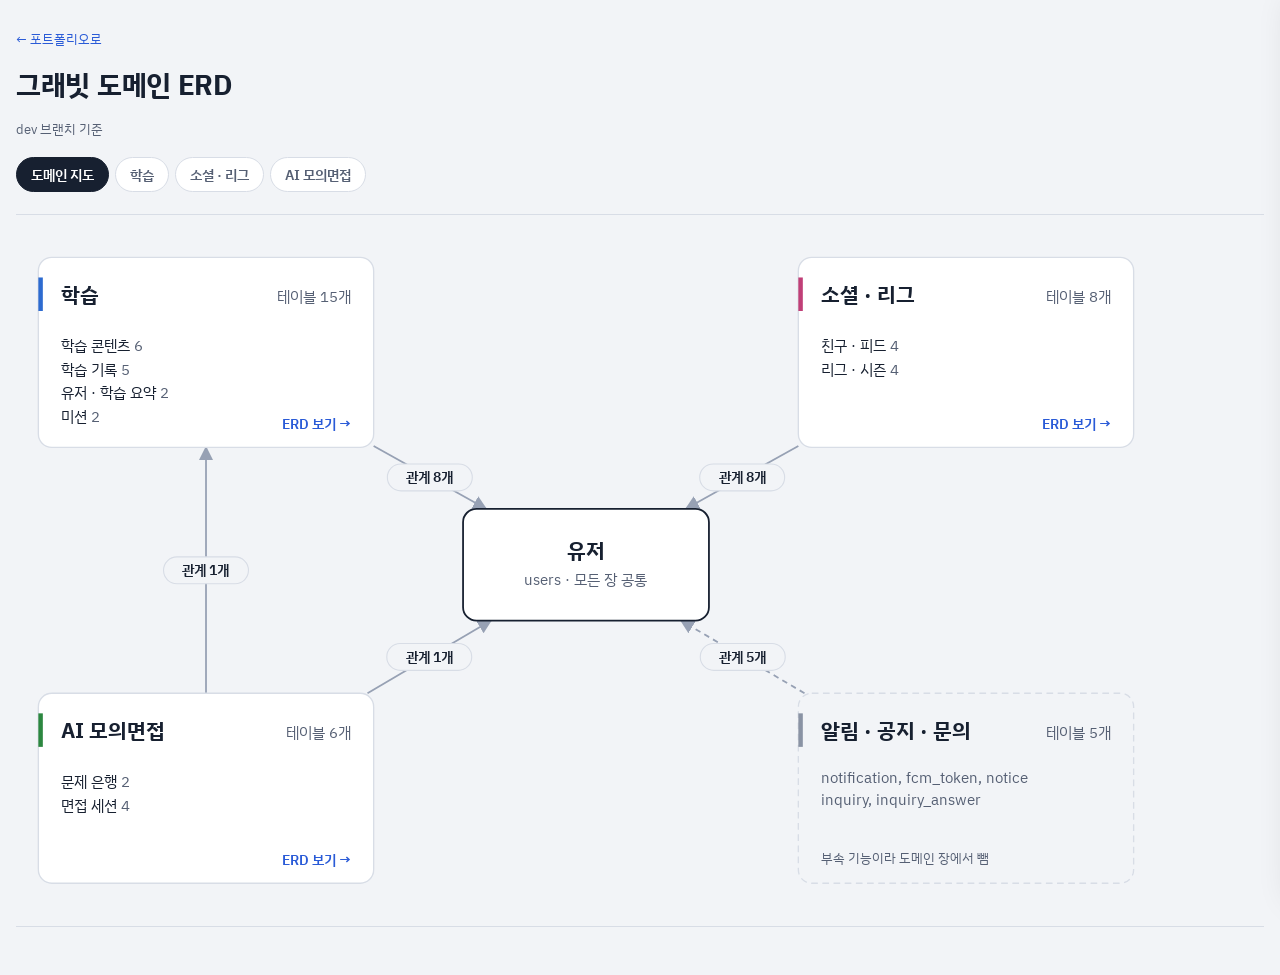
<file: erd/gravit/index.html>
<!doctype html>
<html lang="ko">
<head>
<meta charset="utf-8">
<meta name="viewport" content="width=device-width, initial-scale=1, viewport-fit=cover">
<link rel="icon" href="/favicon.svg" type="image/svg+xml">
<style>:root{color-scheme:light}body{margin:0}[hidden]{display:none!important}img{max-width:100%}</style>
<title>그래빗 도메인 ERD</title>
<meta name="claude:viewport-fit-sides" content="cover">
<link rel="preconnect" href="https://fonts.googleapis.com">
<link rel="preconnect" href="https://fonts.gstatic.com" crossorigin>
<link rel="stylesheet" href="https://fonts.googleapis.com/css2?family=IBM+Plex+Mono:wght@400;500&family=IBM+Plex+Sans+KR:wght@400;500;600;700&display=swap">
<style>
/* 도메인별 ERD(탭). 레이아웃: 도메인 구역을 격자에 깔고, 카드는 그 위, 컬럼 단위 연결선은 둘 사이 SVG 층. 클릭하면 오른쪽 패널에 컬럼 설명. */
:root {
  --bg: #f2f4f7; --surface: #ffffff; --ink: #172030; --muted: #566074; --faint: #8a93a4;
  --rule: #d8dde6; --edge: #97a1b4; --accent: #2a5bd7; --accent-soft: #e4ebfb; --on-accent: #ffffff;
  --t1: #2d6bd0; --t2: #0d877a; --t3: #4f5870; --t4: #c03f77; --t5: #7247cf; --t6: #2c8740; --t7: #be6417;
  --font: "IBM Plex Sans KR", "Apple SD Gothic Neo", "Malgun Gothic", system-ui, sans-serif;
  --mono: "IBM Plex Mono", ui-monospace, "SF Mono", Menlo, monospace;
  --card-w: 280px; --gap-x: 64px;
}
@media (prefers-color-scheme: dark) { :root:not([data-theme="light"]) {
  --bg: #0f131a; --surface: #181e28; --ink: #e5e9f0; --muted: #a2abbb; --faint: #737d90;
  --rule: #2a3240; --edge: #657088; --accent: #82a6ff; --accent-soft: #1d2a47; --on-accent: #0b1222;
  --t1: #6b9cf0; --t2: #3fbfae; --t3: #9aa3ba; --t4: #ec79a8; --t5: #a88af0; --t6: #62c077; --t7: #eb9a52;
  color-scheme: dark; } }
:root[data-theme="dark"] {
  --bg: #0f131a; --surface: #181e28; --ink: #e5e9f0; --muted: #a2abbb; --faint: #737d90;
  --rule: #2a3240; --edge: #657088; --accent: #82a6ff; --accent-soft: #1d2a47; --on-accent: #0b1222;
  --t1: #6b9cf0; --t2: #3fbfae; --t3: #9aa3ba; --t4: #ec79a8; --t5: #a88af0; --t6: #62c077; --t7: #eb9a52;
  color-scheme: dark;
}
* { box-sizing: border-box; }
body { background: var(--bg); color: var(--ink); font-family: var(--font); font-size: 14px; line-height: 1.5; }
.wrap { padding-left: max(16px, env(safe-area-inset-left, 0px)); padding-right: max(16px, env(safe-area-inset-right, 0px)); padding-block: 28px 48px; }
.head { max-width: 1100px; display: grid; grid-template-columns: minmax(0, 1fr); gap: 14px; }
h1 { margin: 0; font-size: 28px; font-weight: 700; letter-spacing: -0.01em; text-wrap: balance; }
.meta { color: var(--muted); font-size: 13px; font-variant-numeric: tabular-nums; }
.meta code, .mono { font-family: var(--mono); font-size: 12px; }
.legend { display: flex; flex-wrap: wrap; gap: 8px 22px; align-items: center; font-size: 13px; color: var(--muted); }
.legend span { display: inline-flex; align-items: center; gap: 8px; }
.legend svg { overflow: visible; }
.tip { font-size: 13px; color: var(--muted); }
.toggle { display: inline-flex; align-items: center; gap: 8px; font-size: 13px; color: var(--ink); cursor: pointer; user-select: none; }
.toggle input { width: 16px; height: 16px; accent-color: var(--accent); margin: 0; }

.board { margin-top: 22px; overflow-x: auto; border-top: 1px solid var(--rule); border-bottom: 1px solid var(--rule); }
.canvas { position: relative; display: grid; grid-template-columns: repeat(5, var(--card-w)); column-gap: var(--gap-x); row-gap: 72px;
  width: max-content; padding: 40px 48px 48px; align-items: start; }
.zone { margin: -16px; padding: 14px 16px 16px; border-radius: 14px; background: color-mix(in srgb, var(--tone) 6%, var(--bg));
  border: 1px solid color-mix(in srgb, var(--tone) 22%, var(--bg)); }
.zone-h { display: grid; gap: 1px; margin-bottom: 12px; }
.zone-h b { display: inline-flex; align-items: center; gap: 8px; font-size: 15px; font-weight: 700; color: var(--ink); }
.zone-h b i { width: 10px; height: 10px; border-radius: 3px; background: var(--tone); display: inline-block; }
.zone-h small { color: var(--muted); font-size: 12px; padding-left: 18px; }
.zcols { display: flex; gap: var(--gap-x); align-items: flex-start; }
.zcol { width: var(--card-w); display: grid; gap: 22px; }

svg.edges { position: absolute; inset: 0; width: 100%; height: 100%; pointer-events: none; z-index: 1; overflow: visible; }
.edge path { fill: none; stroke: var(--edge); stroke-width: 1.3; }
.edge path.line.logical { stroke-dasharray: 5 4; }
.edge.u { display: none; }
.canvas.show-u .edge.u, .canvas.focus .edge.u.on { display: inline; }
.canvas.focus .edge:not(.on) { opacity: .1; }
.edge.on path { stroke: var(--accent); stroke-width: 2; }

.card { position: relative; z-index: 2; background: var(--surface); border: 1px solid var(--rule); border-radius: 10px; cursor: pointer;
  transition: opacity .15s, border-color .15s, box-shadow .15s; }
.card:hover, .card.self { border-color: var(--accent); box-shadow: 0 0 0 1px var(--accent); }
.card:focus-visible { outline: 2px solid var(--accent); outline-offset: 2px; }
.canvas.focus .card:not(.self):not(.near) { opacity: .32; }
.card header { padding: 10px 12px 6px; display: flex; align-items: baseline; justify-content: space-between; gap: 8px; }
.card header .kn { font-weight: 700; font-size: 15px; }
.card header .pn { font-family: var(--mono); font-size: 11.5px; color: var(--muted); white-space: nowrap; overflow: hidden; text-overflow: ellipsis; }
.card .desc { margin: 0; padding: 0 12px 8px; font-size: 12px; color: var(--muted); line-height: 1.45; }
.rows { list-style: none; margin: 0; padding: 4px 0; border-top: 1px solid var(--rule); }
.rows li { display: grid; grid-template-columns: 26px minmax(0, 1fr) auto; align-items: center; gap: 6px; padding: 2.5px 12px 2.5px 8px; font-size: 12.5px; }
.rows li.hl { background: var(--accent-soft); }
.rows .b { font-family: var(--mono); font-size: 9.5px; font-weight: 500; text-align: center; border-radius: 4px; padding: 1px 0; letter-spacing: .02em; }
.rows .b.pk { background: var(--ink); color: var(--surface); }
.rows .b.fk { border: 1px solid var(--muted); color: var(--muted); }
.rows .nm { min-width: 0; white-space: nowrap; overflow: hidden; text-overflow: ellipsis; }
.rows .nm em { font-style: normal; font-family: var(--mono); font-size: 11px; color: var(--faint); margin-left: 6px; }
.rows .ty { font-size: 11px; color: var(--faint); }
.card footer { border-top: 1px solid var(--rule); padding: 6px 12px 8px; font-size: 11.5px; color: var(--muted); display: grid; gap: 2px; }
.card footer .ulink { color: var(--ink); }
.card footer .ulink b { font-weight: 600; }

.below { max-width: 1100px; margin-top: 34px; display: grid; grid-template-columns: repeat(auto-fit, minmax(300px, 1fr)); gap: 28px 48px; }
.below h2 { font-size: 16px; margin: 0 0 10px; }
.below ul { margin: 0; padding-left: 18px; display: grid; gap: 6px; color: var(--muted); font-size: 13.5px; }
.below li b { color: var(--ink); font-weight: 600; }

/* 패널 */
.panel { position: fixed; top: 0; right: 0; bottom: 0; width: min(460px, 100%); z-index: 20; background: var(--surface); border-left: 1px solid var(--rule);
  box-shadow: -12px 0 32px rgb(0 0 0 / .12); transform: translateX(105%); transition: transform .2s ease; display: flex; flex-direction: column;
  padding-top: env(safe-area-inset-top, 0px); padding-bottom: env(safe-area-inset-bottom, 0px); padding-right: env(safe-area-inset-right, 0px); }
.panel.open { transform: none; }
.ph { padding: 18px 20px 12px; border-bottom: 1px solid var(--rule); display: grid; gap: 4px; position: relative; }
.ph .zn { font-size: 12px; color: var(--muted); display: inline-flex; gap: 6px; align-items: center; }
.ph .zn i { width: 9px; height: 9px; border-radius: 3px; display: inline-block; }
.ph h2 { margin: 0; font-size: 21px; display: flex; flex-wrap: wrap; align-items: baseline; gap: 4px 10px; padding-right: 36px; }
.ph h2 .mono { color: var(--muted); font-weight: 400; font-size: 13px; }
.ph p { margin: 0; color: var(--muted); font-size: 13px; }
.close { position: absolute; top: 14px; right: 14px; width: 32px; height: 32px; border: 1px solid var(--rule); border-radius: 8px; background: var(--surface); color: var(--ink); font-size: 18px; cursor: pointer; line-height: 1; }
.close:focus-visible, .pbody button:focus-visible { outline: 2px solid var(--accent); outline-offset: 2px; }
.pbody { overflow-y: auto; padding: 14px 20px 28px; display: grid; gap: 22px; }
.pbody h3 { margin: 0 0 8px; font-size: 13px; color: var(--muted); font-weight: 600; letter-spacing: .02em; }
.colist { display: grid; gap: 0; }
.co { padding: 9px 0; border-bottom: 1px solid var(--rule); display: grid; gap: 3px; }
.co .top { display: flex; flex-wrap: wrap; gap: 4px 8px; align-items: baseline; }
.co .top b { font-size: 14px; }
.co .top .mono { color: var(--muted); }
.co .tags { display: flex; flex-wrap: wrap; gap: 4px; }
.tag { font-size: 11px; border: 1px solid var(--rule); color: var(--muted); border-radius: 999px; padding: 0 7px; }
.tag.pk { background: var(--ink); color: var(--surface); border-color: var(--ink); }
.tag.fk { border-color: var(--accent); color: var(--accent); }
.co .nt { font-size: 12.5px; color: var(--ink); }
.enums { display: flex; flex-wrap: wrap; gap: 4px; }
.enums code { font-family: var(--mono); font-size: 11px; background: var(--bg); border: 1px solid var(--rule); border-radius: 4px; padding: 0 5px; color: var(--ink); }
.rel { display: grid; gap: 6px; font-size: 13px; }
.rel div { display: flex; flex-wrap: wrap; gap: 4px 6px; align-items: center; }
.rel .mono { color: var(--muted); }
.rel button { font: inherit; font-weight: 600; color: var(--accent); background: none; border: 0; padding: 0; cursor: pointer; text-decoration: underline; text-underline-offset: 3px; }
.rel .kind { font-size: 11px; color: var(--faint); }
.idx { font-size: 12.5px; color: var(--muted); display: grid; gap: 4px; }
@media (prefers-reduced-motion: reduce) { .panel, .card { transition: none; } }
/* 도메인 장: 탭 + 지도 + 장별 ERD */
.tabs { display: flex; flex-wrap: wrap; gap: 6px; margin-top: 4px; }
.tabs button { font: inherit; font-size: 14px; font-weight: 600; color: var(--muted); background: var(--surface); border: 1px solid var(--rule); border-radius: 999px; padding: 6px 14px; cursor: pointer; }
.tabs button[aria-selected="true"] { background: var(--ink); color: var(--surface); border-color: var(--ink); }
.tabs button:focus-visible { outline: 2px solid var(--accent); outline-offset: 2px; }
.back { display: inline-block; margin-bottom: 14px; font-size: 13px; color: var(--accent); text-decoration: none; }
.back:hover { text-decoration: underline; }
.tabs a { align-self: center; margin-left: 6px; font-size: 13px; color: var(--accent); }
.vhint { margin: 0; font-size: 15px; color: var(--ink); }
.card.ext { border-style: dashed; background: color-mix(in srgb, var(--surface) 70%, var(--bg)); }
.card header .kn { white-space: nowrap; }
.card header .pn { min-width: 0; }
.zcol > .card { min-width: 0; }
.card .flag { font-size: 10.5px; font-weight: 600; color: var(--muted); border: 1px solid var(--rule); border-radius: 999px; padding: 0 6px; margin-left: 6px; vertical-align: 1px; }
.card footer .more { color: var(--accent); }
.canvas.gridded { --card-w: 256px; column-gap: 84px; row-gap: 48px; align-items: center; padding: 40px 56px 56px; }
.canvas.gridded .card { border-top: 4px solid var(--tone); }
.canvas.gridded .card.shared { box-shadow: 0 0 0 2px var(--tone); }
.canvas.gridded .card.shared:hover, .canvas.gridded .card.shared.self { box-shadow: 0 0 0 2px var(--accent); }
.card header .kn { font-size: 16px; }
.groups { display: flex; flex-wrap: wrap; gap: 6px 18px; font-size: 13px; color: var(--muted); }
.grp { display: inline-flex; align-items: center; gap: 6px; }
.grp i { width: 12px; height: 12px; border-radius: 3px; background: var(--tone); display: inline-block; }
.grp.ext i { background: transparent; border: 1.5px dashed var(--tone); }
.grp b { color: var(--ink); font-weight: 600; margin-right: 2px; }

.mapbox { margin-top: 22px; overflow-x: auto; border-top: 1px solid var(--rule); border-bottom: 1px solid var(--rule); padding-block: 20px; }
.mapbox svg { display: block; width: 100%; min-width: 760px; max-width: 1140px; height: auto; }
.dm rect.box { fill: var(--surface); stroke: var(--rule); stroke-width: 1.2; }
.dm.go { cursor: pointer; }
.dm.go:hover rect.box, .dm.go:focus-visible rect.box { stroke: var(--accent); stroke-width: 2; }
.dm:focus { outline: none; }
.dm.aux rect.box { stroke-dasharray: 6 4; fill: transparent; }
.dm .bar { stroke: none; }
.dm .t { font-size: 19px; font-weight: 700; fill: var(--ink); }
.dm .n { font-size: 13px; fill: var(--muted); font-variant-numeric: tabular-nums; }
.dm .g { font-size: 13.5px; fill: var(--ink); }
.dm .g tspan.c { fill: var(--muted); font-variant-numeric: tabular-nums; }
.dm .h { font-size: 12px; fill: var(--muted); }
.dm .cta { font-size: 12.5px; font-weight: 600; fill: var(--accent); }
.ml path { fill: none; stroke: var(--edge); stroke-width: 1.6; }
.ml.aux path { stroke-dasharray: 5 4; }
.ml rect { fill: var(--bg); stroke: var(--rule); }
.ml text { font-size: 12.5px; fill: var(--ink); font-weight: 600; text-anchor: middle; font-variant-numeric: tabular-nums; }
.links { display: grid; gap: 10px; }
.links div b { font-weight: 600; color: var(--ink); }
.links code { font-family: var(--mono); font-size: 12px; color: var(--muted); }
</style>

</head>
<body>
<div class="wrap">
  <a class="back" href="/#gv-erd">← 포트폴리오로</a>

  <div class="head">
    <h1>그래빗 도메인 ERD</h1>
    <div class="meta" id="meta"></div>
    <div class="tabs" role="tablist" id="tabs"></div>
  </div>
  <div id="view"></div>
</div>

<aside class="panel" id="panel" aria-label="테이블 상세" aria-hidden="true">
  <div class="ph" id="ph"></div>
  <div class="pbody" id="pbody"></div>
</aside>

<script>
const D = {"title":"그래빗 도메인 ERD","basis":"dev 브랜치 기준","views":[{"id":"learning","name":"학습","hint":"문제를 풀면 기록이 쌓이고, 요약이 갱신되고, 하루 미션이 채워진다","cols":5,"groups":[{"name":"학습 콘텐츠","hint":"챕터(행성) → 유닛 → 레슨 → 문제 → 선지/정답","tone":1,"tables":["chapter","unit","lesson","problem","option","answer"]},{"name":"학습 기록","hint":"유저가 문제·레슨을 푼 흔적","tone":2,"tables":["problem_submission","wrong_answered_note","bookmark","report","lesson_submission"]},{"name":"유저 · 학습 요약","hint":"계정 1개에 요약 1행, 하루 1행","tone":3,"tables":["users","learning","daily_learning_record"]},{"name":"미션","hint":"하루 1개 배정, 진행도 누적","tone":7,"tables":["mission","user_mission"]}],"tables":{"chapter":{"k":"챕터","note":"챕터(앱의 '행성'). CS 기초 1~5, 직무 트랙 6~22.","cols":[{"n":"id","k":"챕터ID","type":"bigint","easy":"숫자","nn":true,"pk":true,"uq":false,"d":"자동 증가","note":"","enums":null},{"n":"description","k":"설명","type":"varchar(255)","easy":"글자","nn":true,"pk":false,"uq":false,"d":"","note":"","enums":null},{"n":"title","k":"제목","type":"varchar(255)","easy":"글자","nn":true,"pk":false,"uq":false,"d":"","note":"","enums":null}],"idx":[],"show":["id","title"],"ext":false,"shared":false,"pos":[1,2],"group":0},"unit":{"k":"유닛","note":"챕터 하위 단원. 개념노트 경로와 챕터 내 표시 순서를 가진다.","cols":[{"n":"chapter_id","k":"챕터ID","type":"bigint","easy":"숫자","nn":true,"pk":false,"uq":false,"d":"","note":"","enums":null},{"n":"id","k":"유닛ID","type":"bigint","easy":"숫자","nn":true,"pk":true,"uq":false,"d":"자동 증가","note":"","enums":null},{"n":"description","k":"설명","type":"varchar(255)","easy":"글자","nn":true,"pk":false,"uq":false,"d":"","note":"","enums":null},{"n":"title","k":"제목","type":"varchar(255)","easy":"글자","nn":true,"pk":false,"uq":false,"d":"","note":"","enums":null},{"n":"note_path","k":"개념노트 경로","type":"varchar(255)","easy":"글자","nn":false,"pk":false,"uq":false,"d":"","note":"개념노트 파일 경로('{챕터디렉터리}/unitNN'). 노트 없으면 NULL, 부분 UNIQUE","enums":null},{"n":"display_order","k":"표시 순서","type":"integer","easy":"숫자","nn":true,"pk":false,"uq":false,"d":"","note":"챕터 내 표시 순서(>0), (chapter_id, display_order) UNIQUE","enums":null}],"idx":[{"cols":["chapter_id","display_order"],"uq":true}],"show":["id","title","chapter_id"],"ext":false,"shared":false,"pos":[2,2],"group":0},"lesson":{"k":"레슨","note":"유닛 하위 레슨(문제 6개 묶음, 한 번에 푸는 단위).","cols":[{"n":"id","k":"레슨ID","type":"bigint","easy":"숫자","nn":true,"pk":true,"uq":false,"d":"자동 증가","note":"","enums":null},{"n":"unit_id","k":"유닛ID","type":"bigint","easy":"숫자","nn":true,"pk":false,"uq":false,"d":"","note":"","enums":null},{"n":"title","k":"제목","type":"varchar(255)","easy":"글자","nn":true,"pk":false,"uq":false,"d":"","note":"","enums":null}],"idx":[],"show":["id","title","unit_id"],"ext":false,"shared":false,"pos":[3,2],"group":0},"problem":{"k":"문제","note":"레슨 하위 문제. 객관식(OBJECTIVE)/주관식(SUBJECTIVE).","cols":[{"n":"id","k":"문제ID","type":"bigint","easy":"숫자","nn":true,"pk":true,"uq":false,"d":"자동 증가","note":"","enums":null},{"n":"lesson_id","k":"레슨ID","type":"bigint","easy":"숫자","nn":true,"pk":false,"uq":false,"d":"","note":"","enums":null},{"n":"content","k":"문제 내용","type":"text","easy":"긴 글","nn":true,"pk":false,"uq":false,"d":"","note":"","enums":null},{"n":"instruction","k":"지시문","type":"varchar(255)","easy":"글자","nn":true,"pk":false,"uq":false,"d":"","note":"문제 지시문(예: '빈칸에 들어갈 말은?'), content는 문제 본문","enums":null},{"n":"problem_type","k":"문제 유형","type":"varchar(255)","easy":"글자","nn":true,"pk":false,"uq":false,"d":"","note":"문제 유형: OBJECTIVE=객관식(option), SUBJECTIVE=주관식(answer)","enums":["SUBJECTIVE","OBJECTIVE"]}],"idx":[],"show":["id","content","problem_type","lesson_id"],"ext":false,"shared":false,"pos":[4,2],"group":0},"option":{"k":"선지","note":"객관식 문제의 선지(4개, is_answer=true 1개)와 선지별 해설.","cols":[{"n":"is_answer","k":"정답 여부","type":"boolean","easy":"참/거짓","nn":true,"pk":false,"uq":false,"d":"","note":"정답 선지 여부(문제당 1개)","enums":null},{"n":"id","k":"선지ID","type":"bigint","easy":"숫자","nn":true,"pk":true,"uq":false,"d":"자동 증가","note":"","enums":null},{"n":"problem_id","k":"문제ID","type":"bigint","easy":"숫자","nn":true,"pk":false,"uq":false,"d":"","note":"","enums":null},{"n":"content","k":"선지 내용","type":"varchar(255)","easy":"글자","nn":true,"pk":false,"uq":false,"d":"","note":"","enums":null},{"n":"explanation","k":"해설","type":"varchar(255)","easy":"글자","nn":true,"pk":false,"uq":false,"d":"","note":"선지별 해설","enums":null}],"idx":[],"show":["id","content","is_answer","problem_id"],"ext":false,"shared":false,"pos":[5,2],"group":0},"answer":{"k":"주관식 정답","note":"주관식 문제의 모범 정답 텍스트와 해설(문제당 1행).","cols":[{"n":"id","k":"주관식 정답ID","type":"bigint","easy":"숫자","nn":true,"pk":true,"uq":false,"d":"자동 증가","note":"","enums":null},{"n":"problem_id","k":"문제ID","type":"bigint","easy":"숫자","nn":false,"pk":false,"uq":false,"d":"","note":"","enums":null},{"n":"content","k":"정답","type":"varchar(255)","easy":"글자","nn":true,"pk":false,"uq":false,"d":"","note":"주관식 정답 텍스트(채점 비교 기준)","enums":null},{"n":"explanation","k":"해설","type":"text","easy":"긴 글","nn":true,"pk":false,"uq":false,"d":"","note":"","enums":null}],"idx":[],"show":["id","content","problem_id"],"ext":false,"shared":false,"pos":[4,1],"group":0},"problem_submission":{"k":"문제 제출","note":"문제 단위 풀이 결과와 실제 제출 답안(V27부터 이력).","cols":[{"n":"is_correct","k":"정답 여부","type":"boolean","easy":"참/거짓","nn":true,"pk":false,"uq":false,"d":"","note":"","enums":null},{"n":"id","k":"문제 제출ID","type":"bigint","easy":"숫자","nn":true,"pk":true,"uq":false,"d":"자동 증가","note":"","enums":null},{"n":"problem_id","k":"문제ID","type":"bigint","easy":"숫자","nn":true,"pk":false,"uq":false,"d":"","note":"","enums":null},{"n":"user_id","k":"유저ID","type":"bigint","easy":"숫자","nn":true,"pk":false,"uq":false,"d":"","note":"","enums":null},{"n":"created_at","k":"생성일자","type":"timestamp(6)","easy":"일시","nn":false,"pk":false,"uq":false,"d":"","note":"","enums":null},{"n":"updated_at","k":"수정일자","type":"timestamp(6)","easy":"일시","nn":false,"pk":false,"uq":false,"d":"","note":"","enums":null},{"n":"selected_option_id","k":"선택 선지ID","type":"bigint","easy":"숫자","nn":false,"pk":false,"uq":false,"d":"","note":"객관식 제출 시 고른 option.id, 주관식이면 NULL","enums":null},{"n":"submitted_content","k":"제출 답안","type":"text","easy":"긴 글","nn":false,"pk":false,"uq":false,"d":"","note":"주관식 제출 텍스트, 객관식이면 NULL","enums":null}],"idx":[],"show":null,"ext":false,"shared":false,"pos":[4,3],"group":1},"wrong_answered_note":{"k":"오답노트","note":"유저별 오답노트 항목(문제당 1행, 틀린 횟수 누적, 극복 시 resolved_at).","cols":[{"n":"id","k":"오답노트ID","type":"bigint","easy":"숫자","nn":true,"pk":true,"uq":false,"d":"자동 증가","note":"","enums":null},{"n":"problem_id","k":"문제ID","type":"bigint","easy":"숫자","nn":true,"pk":false,"uq":false,"d":"","note":"","enums":null},{"n":"user_id","k":"유저ID","type":"bigint","easy":"숫자","nn":true,"pk":false,"uq":false,"d":"","note":"","enums":null},{"n":"created_at","k":"생성일자","type":"timestamp(6)","easy":"일시","nn":false,"pk":false,"uq":false,"d":"","note":"","enums":null},{"n":"updated_at","k":"수정일자","type":"timestamp(6)","easy":"일시","nn":false,"pk":false,"uq":false,"d":"","note":"","enums":null},{"n":"wrong_count","k":"틀린 횟수","type":"integer","easy":"숫자","nn":true,"pk":false,"uq":false,"d":"1","note":"같은 문제를 틀린 누적 횟수(기존 행 1로 백필)","enums":null},{"n":"resolved_at","k":"극복일시","type":"timestamp(6)","easy":"일시","nn":false,"pk":false,"uq":false,"d":"","note":"극복(다시 맞힘) 시각. NULL이면 오답노트에 노출","enums":null}],"idx":[],"show":null,"ext":false,"shared":false,"pos":[5,3],"group":1},"bookmark":{"k":"북마크","note":"유저가 북마크한 문제.","cols":[{"n":"created_at","k":"생성일자","type":"timestamp(6)","easy":"일시","nn":true,"pk":false,"uq":false,"d":"","note":"","enums":null},{"n":"id","k":"북마크ID","type":"bigint","easy":"숫자","nn":true,"pk":true,"uq":false,"d":"자동 증가","note":"","enums":null},{"n":"problem_id","k":"문제ID","type":"bigint","easy":"숫자","nn":true,"pk":false,"uq":false,"d":"","note":"","enums":null},{"n":"user_id","k":"유저ID","type":"bigint","easy":"숫자","nn":true,"pk":false,"uq":false,"d":"","note":"","enums":null}],"idx":[],"show":null,"ext":false,"shared":false,"pos":[6,3],"group":1},"report":{"k":"오류 신고","note":"유저의 문제 오류 신고(오타/내용/정답 오류).","cols":[{"n":"is_resolved","k":"처리 완료 여부","type":"boolean","easy":"참/거짓","nn":true,"pk":false,"uq":false,"d":"","note":"어드민 처리 완료 여부","enums":null},{"n":"id","k":"오류 신고ID","type":"bigint","easy":"숫자","nn":true,"pk":true,"uq":false,"d":"자동 증가","note":"","enums":null},{"n":"problem_id","k":"문제ID","type":"bigint","easy":"숫자","nn":true,"pk":false,"uq":false,"d":"","note":"","enums":null},{"n":"submitted_at","k":"신고 일시","type":"timestamp","easy":"일시","nn":true,"pk":false,"uq":false,"d":"","note":"","enums":null},{"n":"user_id","k":"유저ID","type":"bigint","easy":"숫자","nn":true,"pk":false,"uq":false,"d":"","note":"","enums":null},{"n":"content","k":"내용","type":"text","easy":"긴 글","nn":true,"pk":false,"uq":false,"d":"","note":"","enums":null},{"n":"report_type","k":"신고 유형","type":"varchar(255)","easy":"글자","nn":true,"pk":false,"uq":false,"d":"","note":"신고 유형","enums":["TYPO_ERROR","CONTENT_ERROR","ANSWER_ERROR","OTHER_ERROR"]}],"idx":[],"show":null,"ext":false,"shared":false,"pos":[2,3],"group":1},"lesson_submission":{"k":"레슨 제출","note":"레슨 1회 완료 기록(제출마다 1행 누적되는 이력).","cols":[{"n":"learning_time","k":"학습 시간(초)","type":"integer","easy":"숫자","nn":true,"pk":false,"uq":false,"d":"","note":"레슨 풀이 시간(정수 초)","enums":null},{"n":"id","k":"레슨 제출ID","type":"bigint","easy":"숫자","nn":true,"pk":true,"uq":false,"d":"자동 증가","note":"","enums":null},{"n":"lesson_id","k":"레슨ID","type":"bigint","easy":"숫자","nn":true,"pk":false,"uq":false,"d":"","note":"","enums":null},{"n":"user_id","k":"유저ID","type":"bigint","easy":"숫자","nn":true,"pk":false,"uq":false,"d":"","note":"","enums":null},{"n":"accuracy","k":"정답률","type":"integer","easy":"숫자","nn":true,"pk":false,"uq":false,"d":"0","note":"레슨 정답률(0~100 정수, 반올림). 100이면 PERFECT_LESSON 미션 진행","enums":null},{"n":"created_at","k":"생성일자","type":"timestamp(6)","easy":"일시","nn":false,"pk":false,"uq":false,"d":"","note":"","enums":null},{"n":"updated_at","k":"수정일자","type":"timestamp(6)","easy":"일시","nn":false,"pk":false,"uq":false,"d":"","note":"","enums":null}],"idx":[],"show":null,"ext":false,"shared":false,"pos":[3,3],"group":1},"users":{"k":"유저","note":"유저 계정(OAuth). 레벨/XP, 프로필, 상태·권한, 마지막 접속 시각.","cols":[{"n":"is_onboarded","k":"온보딩 완료","type":"boolean","easy":"참/거짓","nn":true,"pk":false,"uq":false,"d":"","note":"온보딩(닉네임/핸들 설정) 완료 여부","enums":null},{"n":"level","k":"레벨","type":"integer","easy":"숫자","nn":true,"pk":false,"uq":false,"d":"","note":"현재 레벨(@Embedded UserLevel, xp 누적에 따라 갱신)","enums":null},{"n":"profile_img_number","k":"프로필 이미지 번호","type":"integer","easy":"숫자","nn":true,"pk":false,"uq":false,"d":"","note":"프리셋 프로필 이미지 번호","enums":null},{"n":"xp","k":"경험치","type":"integer","easy":"숫자","nn":true,"pk":false,"uq":false,"d":"","note":"누적 경험치(@Embedded UserLevel)","enums":null},{"n":"created_at","k":"생성일자","type":"timestamp(6)","easy":"일시","nn":false,"pk":false,"uq":false,"d":"","note":"","enums":null},{"n":"deleted_at","k":"삭제일자","type":"timestamp(6)","easy":"일시","nn":false,"pk":false,"uq":false,"d":"","note":"소프트 삭제 시각. 있으면 모든 JPA 조회에서 제외되고 하드 삭제 예약","enums":null},{"n":"id","k":"유저ID","type":"bigint","easy":"숫자","nn":true,"pk":true,"uq":false,"d":"자동 증가","note":"","enums":null},{"n":"updated_at","k":"수정일자","type":"timestamp(6)","easy":"일시","nn":false,"pk":false,"uq":false,"d":"","note":"","enums":null},{"n":"email","k":"이메일","type":"varchar(255)","easy":"글자","nn":true,"pk":false,"uq":false,"d":"","note":"","enums":null},{"n":"handle","k":"핸들","type":"varchar(255)","easy":"글자","nn":false,"pk":false,"uq":true,"d":"","note":"친구 검색용 공개 아이디(@handle). UNIQUE·NULL 허용(온보딩 전/탈퇴 시 NULL)","enums":null},{"n":"nickname","k":"닉네임","type":"varchar(255)","easy":"글자","nn":true,"pk":false,"uq":false,"d":"","note":"","enums":null},{"n":"provider_id","k":"제공자 사용자ID","type":"varchar(255)","easy":"글자","nn":true,"pk":false,"uq":true,"d":"","note":"OAuth 제공자 사용자 식별자(UNIQUE, 로그인 키)","enums":null},{"n":"role","k":"권한","type":"varchar(255)","easy":"글자","nn":true,"pk":false,"uq":false,"d":"","note":"권한. ADMIN이면 어드민 API 접근","enums":["ADMIN","USER"]},{"n":"status","k":"계정 상태","type":"varchar(255)","easy":"글자","nn":true,"pk":false,"uq":false,"d":"","note":"계정 상태. DELETED는 소프트 삭제 시 @SQLDelete가 세팅","enums":["ACTIVE","SUSPENDED","DELETED"]},{"n":"last_accessed_at","k":"마지막 접속일시","type":"timestamp(6)","easy":"일시","nn":false,"pk":false,"uq":false,"d":"","note":"마지막 접속 시각(최신값만 덮어씀). 장기 미접속 알림 배치 기준","enums":null}],"idx":[],"show":["id","nickname"],"ext":false,"shared":true,"pos":[4,4],"group":2},"learning":{"k":"학습 현황","note":"유저별 학습 상태 요약 1행: 연속 학습일, 오늘 풀었는지, 최근 챕터, 행성 정복률.","cols":[{"n":"consecutive_solved_days","k":"연속 학습일","type":"integer","easy":"숫자","nn":true,"pk":false,"uq":false,"d":"","note":"연속 학습일 수. 전날 미학습이면 자정 배치가 0으로","enums":null},{"n":"planet_conquest_rate","k":"행성 정복률","type":"integer","easy":"숫자","nn":true,"pk":false,"uq":false,"d":"","note":"행성 정복률(%) = 푼 서로 다른 레슨 / 전체 레슨 ×100, 저장된 비정규화 값","enums":null},{"n":"today_solved","k":"오늘 학습 여부","type":"boolean","easy":"참/거짓","nn":true,"pk":false,"uq":false,"d":"","note":"오늘 레슨을 1개 이상 완료했는지. 자정 배치가 FALSE로 리셋","enums":null},{"n":"id","k":"학습 현황ID","type":"bigint","easy":"숫자","nn":true,"pk":true,"uq":false,"d":"자동 증가","note":"","enums":null},{"n":"recent_solved_chapter_id","k":"최근 챕터ID","type":"bigint","easy":"숫자","nn":true,"pk":false,"uq":false,"d":"","note":"최근 학습한 챕터(chapter.id), 홈 '이어하기' 표시. 생성 시 1","enums":null},{"n":"user_id","k":"유저ID","type":"bigint","easy":"숫자","nn":true,"pk":false,"uq":true,"d":"","note":"","enums":null},{"n":"version","k":"버전","type":"bigint","easy":"숫자","nn":true,"pk":false,"uq":false,"d":"0","note":"구 @Version 낙관적 락 컬럼. 매핑 제거됨(DEFAULT 0만), 드롭 예정","enums":null}],"idx":[],"show":null,"ext":false,"shared":false,"pos":[1,4],"group":2},"daily_learning_record":{"k":"일별 학습 기록","note":"유저×날짜별 완료한 레슨 수(학습 캘린더/잔디용 일별 집계).","cols":[{"n":"id","k":"일별 학습 기록ID","type":"bigint","easy":"숫자","nn":true,"pk":true,"uq":false,"d":"자동 증가","note":"","enums":null},{"n":"user_id","k":"유저ID","type":"bigint","easy":"숫자","nn":true,"pk":false,"uq":false,"d":"","note":"","enums":null},{"n":"solved_date","k":"학습일","type":"date","easy":"날짜","nn":true,"pk":false,"uq":false,"d":"","note":"","enums":null},{"n":"solved_lesson_count","k":"완료 레슨 수","type":"integer","easy":"숫자","nn":true,"pk":false,"uq":false,"d":"","note":"그 날 완료한 레슨 수(누적 카운터)","enums":null}],"idx":[{"cols":["user_id","solved_date"],"uq":true}],"show":null,"ext":false,"shared":false,"pos":[6,4],"group":2},"mission":{"k":"미션","note":"데일리 미션 정의(코드, 목표 유형/값, 보상 XP, 배정 가중치).","cols":[{"n":"id","k":"미션ID","type":"bigint","easy":"숫자","nn":true,"pk":true,"uq":false,"d":"자동 증가","note":"","enums":null},{"n":"code","k":"미션 코드","type":"varchar(255)","easy":"글자","nn":true,"pk":false,"uq":true,"d":"","note":"미션 고유 코드(UNIQUE, 예: COMPLETE_LESSON_ONE). 구 MissionType enum 이름을 계승","enums":null},{"n":"title","k":"제목","type":"varchar(255)","easy":"글자","nn":true,"pk":false,"uq":false,"d":"","note":"","enums":null},{"n":"description","k":"설명","type":"varchar(255)","easy":"글자","nn":false,"pk":false,"uq":false,"d":"","note":"","enums":null},{"n":"target_type","k":"목표 유형","type":"varchar(255)","easy":"글자","nn":true,"pk":false,"uq":false,"d":"","note":"미션 진행 이벤트 종류","enums":["COMPLETE_LESSON","PERFECT_LESSON","LEARNING_SECONDS","FOLLOW_FRIEND"]},{"n":"target_value","k":"목표치","type":"integer","easy":"숫자","nn":true,"pk":false,"uq":false,"d":"","note":"완료 목표치(레슨 수 또는 초). LEARNING_SECONDS는 초 단위(300/600/900)","enums":null},{"n":"max_progress_per_event","k":"이벤트당 최대 진행","type":"integer","easy":"숫자","nn":false,"pk":false,"uq":false,"d":"","note":"이벤트 1회당 반영 상한. 학습시간 미션만 300초, 나머지 NULL","enums":null},{"n":"award_xp","k":"보상 XP","type":"integer","easy":"숫자","nn":true,"pk":false,"uq":false,"d":"","note":"","enums":null},{"n":"weight","k":"배정 가중치","type":"integer","easy":"숫자","nn":true,"pk":false,"uq":false,"d":"","note":"가중치 랜덤 배정 비율(WeightedMissionPicker)","enums":null},{"n":"status","k":"배정 상태","type":"varchar(255)","easy":"글자","nn":true,"pk":false,"uq":false,"d":"","note":"배정 풀 포함 여부","enums":["ACTIVE","INACTIVE"]},{"n":"created_at","k":"생성일자","type":"timestamp(6)","easy":"일시","nn":false,"pk":false,"uq":false,"d":"","note":"","enums":null},{"n":"updated_at","k":"수정일자","type":"timestamp(6)","easy":"일시","nn":false,"pk":false,"uq":false,"d":"","note":"","enums":null}],"idx":[],"show":null,"ext":false,"shared":false,"pos":[2,5],"group":3},"user_mission":{"k":"유저 미션","note":"유저에게 하루 1건 배정된 미션과 진행도/완료 시각.","cols":[{"n":"id","k":"유저 미션ID","type":"bigint","easy":"숫자","nn":true,"pk":true,"uq":false,"d":"자동 증가","note":"","enums":null},{"n":"user_id","k":"유저ID","type":"bigint","easy":"숫자","nn":true,"pk":false,"uq":false,"d":"","note":"","enums":null},{"n":"mission_id","k":"미션ID","type":"bigint","easy":"숫자","nn":true,"pk":false,"uq":false,"d":"","note":"","enums":null},{"n":"assigned_date","k":"배정일","type":"date","easy":"날짜","nn":true,"pk":false,"uq":false,"d":"","note":"배정 일자(KST). (user_id, assigned_date) UNIQUE","enums":null},{"n":"progress_count","k":"진행치","type":"integer","easy":"숫자","nn":true,"pk":false,"uq":false,"d":"0","note":"현재 진행치(target_value와 같은 단위)","enums":null},{"n":"completed_at","k":"완료일시","type":"timestamp(6)","easy":"일시","nn":false,"pk":false,"uq":false,"d":"","note":"","enums":null},{"n":"created_at","k":"생성일자","type":"timestamp(6)","easy":"일시","nn":false,"pk":false,"uq":false,"d":"","note":"","enums":null},{"n":"updated_at","k":"수정일자","type":"timestamp(6)","easy":"일시","nn":false,"pk":false,"uq":false,"d":"","note":"","enums":null}],"idx":[{"cols":["user_id","assigned_date"],"uq":true}],"show":null,"ext":false,"shared":false,"pos":[4,5],"group":3}},"refs":[{"c":"unit","cc":"chapter_id","p":"chapter","pc":"id","one":false,"logical":true},{"c":"lesson","cc":"unit_id","p":"unit","pc":"id","one":false,"logical":true},{"c":"problem","cc":"lesson_id","p":"lesson","pc":"id","one":false,"logical":true},{"c":"option","cc":"problem_id","p":"problem","pc":"id","one":false,"logical":true},{"c":"answer","cc":"problem_id","p":"problem","pc":"id","one":false,"logical":true},{"c":"learning","cc":"user_id","p":"users","pc":"id","one":true,"logical":true},{"c":"learning","cc":"recent_solved_chapter_id","p":"chapter","pc":"id","one":false,"logical":true},{"c":"lesson_submission","cc":"user_id","p":"users","pc":"id","one":false,"logical":true},{"c":"lesson_submission","cc":"lesson_id","p":"lesson","pc":"id","one":false,"logical":true},{"c":"problem_submission","cc":"user_id","p":"users","pc":"id","one":false,"logical":true},{"c":"problem_submission","cc":"problem_id","p":"problem","pc":"id","one":false,"logical":true},{"c":"problem_submission","cc":"selected_option_id","p":"option","pc":"id","one":false,"logical":true},{"c":"wrong_answered_note","cc":"user_id","p":"users","pc":"id","one":false,"logical":true},{"c":"wrong_answered_note","cc":"problem_id","p":"problem","pc":"id","one":false,"logical":true},{"c":"bookmark","cc":"user_id","p":"users","pc":"id","one":false,"logical":true},{"c":"bookmark","cc":"problem_id","p":"problem","pc":"id","one":false,"logical":true},{"c":"report","cc":"user_id","p":"users","pc":"id","one":false,"logical":true},{"c":"report","cc":"problem_id","p":"problem","pc":"id","one":false,"logical":true},{"c":"daily_learning_record","cc":"user_id","p":"users","pc":"id","one":false,"logical":true},{"c":"user_mission","cc":"user_id","p":"users","pc":"id","one":false,"logical":true},{"c":"user_mission","cc":"mission_id","p":"mission","pc":"id","one":false,"logical":true}],"cross":[{"c":"interview_question","cc":"unit_id","p":"unit","pc":"id","one":false,"logical":true,"other":"AI 모의면접","drawn":false}],"impNames":{},"focus":"users"},{"id":"social","name":"소셜 · 리그","hint":"친구를 팔로우하고, 활동 피드에 축하하고, 시즌마다 리그에서 경쟁한다","cols":4,"groups":[{"name":"친구 · 피드","hint":"팔로우, 활동 피드, 축하","tone":4,"tables":["friends","social_feed","user_feed","congratulation"]},{"name":"유저","hint":"모든 장 공통","tone":3,"tables":["users"]},{"name":"리그 · 시즌","hint":"4개월 시즌, 티어 15단계, LP","tone":5,"tables":["user_league","user_league_history","league","season"]}],"tables":{"friends":{"k":"친구","note":"팔로우 관계(follower → followee, 단방향).","cols":[{"n":"created_at","k":"생성일자","type":"timestamp(6)","easy":"일시","nn":false,"pk":false,"uq":false,"d":"","note":"","enums":null},{"n":"followee_id","k":"팔로이ID","type":"bigint","easy":"숫자","nn":true,"pk":false,"uq":false,"d":"","note":"","enums":null},{"n":"follower_id","k":"팔로워ID","type":"bigint","easy":"숫자","nn":true,"pk":false,"uq":false,"d":"","note":"","enums":null},{"n":"id","k":"친구ID","type":"bigint","easy":"숫자","nn":true,"pk":true,"uq":false,"d":"자동 증가","note":"","enums":null},{"n":"updated_at","k":"수정일자","type":"timestamp(6)","easy":"일시","nn":false,"pk":false,"uq":false,"d":"","note":"","enums":null}],"idx":[],"show":null,"ext":false,"shared":false,"pos":[1,2],"group":0},"social_feed":{"k":"소셜 피드","note":"친구에게 보이는 활동 이벤트 원본(행성 정복, 연속학습, 승급, 레벨업).","cols":[{"n":"id","k":"소셜 피드ID","type":"bigint","easy":"숫자","nn":true,"pk":true,"uq":false,"d":"자동 증가","note":"","enums":null},{"n":"actor_id","k":"행위자ID","type":"bigint","easy":"숫자","nn":true,"pk":false,"uq":false,"d":"","note":"이벤트를 일으킨 유저(users.id)","enums":null},{"n":"event_type","k":"이벤트 종류","type":"varchar(255)","easy":"글자","nn":true,"pk":false,"uq":false,"d":"","note":"피드 이벤트 종류","enums":["PLANET_COMPLETE","STREAK_DAYS","TIER_PROMOTION","LEVEL_UP"]},{"n":"event_value","k":"이벤트 값","type":"varchar(255)","easy":"글자","nn":true,"pk":false,"uq":false,"d":"","note":"유형별 파라미터 문자열: PLANET_COMPLETE=행성(챕터) 이름, STREAK_DAYS=연속일 수, TIER_PROMOTION=티어 이름, LEVEL_UP=새 레벨","enums":null},{"n":"created_at","k":"생성일자","type":"timestamp(6)","easy":"일시","nn":false,"pk":false,"uq":false,"d":"","note":"","enums":null},{"n":"updated_at","k":"수정일자","type":"timestamp(6)","easy":"일시","nn":false,"pk":false,"uq":false,"d":"","note":"","enums":null}],"idx":[],"show":null,"ext":false,"shared":false,"pos":[2,1],"group":0},"user_feed":{"k":"유저 피드","note":"팔로워별 피드 수신함(social_feed fan-out 사본) + 숨김/축하 상태.","cols":[{"n":"id","k":"유저 피드ID","type":"bigint","easy":"숫자","nn":true,"pk":true,"uq":false,"d":"자동 증가","note":"","enums":null},{"n":"user_id","k":"수신 유저ID","type":"bigint","easy":"숫자","nn":true,"pk":false,"uq":false,"d":"","note":"","enums":null},{"n":"feed_id","k":"피드ID","type":"bigint","easy":"숫자","nn":true,"pk":false,"uq":false,"d":"","note":"","enums":null},{"n":"is_hidden","k":"숨김 여부","type":"boolean","easy":"참/거짓","nn":true,"pk":false,"uq":false,"d":"false","note":"수신자가 피드를 숨겼는지","enums":null},{"n":"congratulated_at","k":"축하일시","type":"timestamp(6)","easy":"일시","nn":false,"pk":false,"uq":false,"d":"","note":"수신자가 이 피드를 축하한 시각(congratulation과 중복 저장)","enums":null},{"n":"created_at","k":"생성일자","type":"timestamp(6)","easy":"일시","nn":false,"pk":false,"uq":false,"d":"","note":"","enums":null},{"n":"updated_at","k":"수정일자","type":"timestamp(6)","easy":"일시","nn":false,"pk":false,"uq":false,"d":"","note":"","enums":null}],"idx":[],"show":null,"ext":false,"shared":false,"pos":[1,1],"group":0},"congratulation":{"k":"축하","note":"피드 '축하하기' 기록(누가 누구의 어떤 피드를 축하).","cols":[{"n":"id","k":"축하ID","type":"bigint","easy":"숫자","nn":true,"pk":true,"uq":false,"d":"자동 증가","note":"","enums":null},{"n":"user_id","k":"축하한 유저ID","type":"bigint","easy":"숫자","nn":true,"pk":false,"uq":false,"d":"","note":"축하한 사람(users.id)","enums":null},{"n":"actor_id","k":"피드 주인ID","type":"bigint","easy":"숫자","nn":true,"pk":false,"uq":false,"d":"","note":"피드 주인 = 축하 받은 사람(users.id)","enums":null},{"n":"feed_id","k":"피드ID","type":"bigint","easy":"숫자","nn":true,"pk":false,"uq":false,"d":"","note":"","enums":null},{"n":"created_at","k":"생성일자","type":"timestamp(6)","easy":"일시","nn":false,"pk":false,"uq":false,"d":"","note":"","enums":null},{"n":"updated_at","k":"수정일자","type":"timestamp(6)","easy":"일시","nn":false,"pk":false,"uq":false,"d":"","note":"","enums":null}],"idx":[{"cols":["user_id","feed_id"],"uq":true}],"show":null,"ext":false,"shared":false,"pos":[3,1],"group":0},"users":{"k":"유저","note":"유저 계정(OAuth). 레벨/XP, 프로필, 상태·권한, 마지막 접속 시각.","cols":[{"n":"is_onboarded","k":"온보딩 완료","type":"boolean","easy":"참/거짓","nn":true,"pk":false,"uq":false,"d":"","note":"온보딩(닉네임/핸들 설정) 완료 여부","enums":null},{"n":"level","k":"레벨","type":"integer","easy":"숫자","nn":true,"pk":false,"uq":false,"d":"","note":"현재 레벨(@Embedded UserLevel, xp 누적에 따라 갱신)","enums":null},{"n":"profile_img_number","k":"프로필 이미지 번호","type":"integer","easy":"숫자","nn":true,"pk":false,"uq":false,"d":"","note":"프리셋 프로필 이미지 번호","enums":null},{"n":"xp","k":"경험치","type":"integer","easy":"숫자","nn":true,"pk":false,"uq":false,"d":"","note":"누적 경험치(@Embedded UserLevel)","enums":null},{"n":"created_at","k":"생성일자","type":"timestamp(6)","easy":"일시","nn":false,"pk":false,"uq":false,"d":"","note":"","enums":null},{"n":"deleted_at","k":"삭제일자","type":"timestamp(6)","easy":"일시","nn":false,"pk":false,"uq":false,"d":"","note":"소프트 삭제 시각. 있으면 모든 JPA 조회에서 제외되고 하드 삭제 예약","enums":null},{"n":"id","k":"유저ID","type":"bigint","easy":"숫자","nn":true,"pk":true,"uq":false,"d":"자동 증가","note":"","enums":null},{"n":"updated_at","k":"수정일자","type":"timestamp(6)","easy":"일시","nn":false,"pk":false,"uq":false,"d":"","note":"","enums":null},{"n":"email","k":"이메일","type":"varchar(255)","easy":"글자","nn":true,"pk":false,"uq":false,"d":"","note":"","enums":null},{"n":"handle","k":"핸들","type":"varchar(255)","easy":"글자","nn":false,"pk":false,"uq":true,"d":"","note":"친구 검색용 공개 아이디(@handle). UNIQUE·NULL 허용(온보딩 전/탈퇴 시 NULL)","enums":null},{"n":"nickname","k":"닉네임","type":"varchar(255)","easy":"글자","nn":true,"pk":false,"uq":false,"d":"","note":"","enums":null},{"n":"provider_id","k":"제공자 사용자ID","type":"varchar(255)","easy":"글자","nn":true,"pk":false,"uq":true,"d":"","note":"OAuth 제공자 사용자 식별자(UNIQUE, 로그인 키)","enums":null},{"n":"role","k":"권한","type":"varchar(255)","easy":"글자","nn":true,"pk":false,"uq":false,"d":"","note":"권한. ADMIN이면 어드민 API 접근","enums":["ADMIN","USER"]},{"n":"status","k":"계정 상태","type":"varchar(255)","easy":"글자","nn":true,"pk":false,"uq":false,"d":"","note":"계정 상태. DELETED는 소프트 삭제 시 @SQLDelete가 세팅","enums":["ACTIVE","SUSPENDED","DELETED"]},{"n":"last_accessed_at","k":"마지막 접속일시","type":"timestamp(6)","easy":"일시","nn":false,"pk":false,"uq":false,"d":"","note":"마지막 접속 시각(최신값만 덮어씀). 장기 미접속 알림 배치 기준","enums":null}],"idx":[],"show":["id","nickname","handle"],"ext":false,"shared":true,"pos":[2,2],"group":1},"user_league":{"k":"유저 리그","note":"유저의 현재 시즌 리그/LP(사실상 유저당 1행).","cols":[{"n":"league_point","k":"리그 포인트(LP)","type":"integer","easy":"숫자","nn":true,"pk":false,"uq":false,"d":"","note":"현재 시즌 LP. 엔티티 필드명은 lp. Redis ZSET score로 미러","enums":null},{"n":"created_at","k":"생성일자","type":"timestamp(6)","easy":"일시","nn":false,"pk":false,"uq":false,"d":"","note":"","enums":null},{"n":"id","k":"유저 리그ID","type":"bigint","easy":"숫자","nn":true,"pk":true,"uq":false,"d":"자동 증가","note":"","enums":null},{"n":"league_id","k":"리그ID","type":"bigint","easy":"숫자","nn":true,"pk":false,"uq":false,"d":"","note":"","enums":null},{"n":"season_id","k":"시즌ID","type":"bigint","easy":"숫자","nn":true,"pk":false,"uq":false,"d":"","note":"","enums":null},{"n":"updated_at","k":"수정일자","type":"timestamp(6)","easy":"일시","nn":false,"pk":false,"uq":false,"d":"","note":"","enums":null},{"n":"user_id","k":"유저ID","type":"bigint","easy":"숫자","nn":true,"pk":false,"uq":false,"d":"","note":"","enums":null}],"idx":[],"show":null,"ext":false,"shared":false,"pos":[2,3],"group":2},"user_league_history":{"k":"리그 기록","note":"시즌 종료 시점의 유저별 최종 리그·순위·LP 스냅샷.","cols":[{"n":"final_lp","k":"최종 LP","type":"integer","easy":"숫자","nn":true,"pk":false,"uq":false,"d":"","note":"시즌 종료 시 LP","enums":null},{"n":"final_rank","k":"최종 순위","type":"integer","easy":"숫자","nn":false,"pk":false,"uq":false,"d":"","note":"시즌 종료 시 리그 내 DENSE_RANK(DB NULL 허용, 엔티티 int)","enums":null},{"n":"created_at","k":"생성일자","type":"timestamp(6)","easy":"일시","nn":false,"pk":false,"uq":false,"d":"","note":"","enums":null},{"n":"final_league_id","k":"최종 리그ID","type":"bigint","easy":"숫자","nn":true,"pk":false,"uq":false,"d":"","note":"","enums":null},{"n":"id","k":"리그 기록ID","type":"bigint","easy":"숫자","nn":true,"pk":true,"uq":false,"d":"자동 증가","note":"","enums":null},{"n":"season_id","k":"시즌ID","type":"bigint","easy":"숫자","nn":true,"pk":false,"uq":false,"d":"","note":"","enums":null},{"n":"updated_at","k":"수정일자","type":"timestamp(6)","easy":"일시","nn":false,"pk":false,"uq":false,"d":"","note":"","enums":null},{"n":"user_id","k":"유저ID","type":"bigint","easy":"숫자","nn":true,"pk":false,"uq":false,"d":"","note":"","enums":null}],"idx":[],"show":null,"ext":false,"shared":false,"pos":[3,3],"group":2},"league":{"k":"리그","note":"티어 정의 15행(브론즈3~다이아몬드1)과 LP 구간.","cols":[{"n":"max_lp","k":"최대 LP","type":"integer","easy":"숫자","nn":true,"pk":false,"uq":false,"d":"","note":"티어 LP 상한(포함). 다이아1은 9999","enums":null},{"n":"min_lp","k":"최소 LP","type":"integer","easy":"숫자","nn":true,"pk":false,"uq":false,"d":"","note":"티어 LP 하한(포함)","enums":null},{"n":"sort_order","k":"티어 순서","type":"integer","easy":"숫자","nn":true,"pk":false,"uq":true,"d":"","note":"티어 순서 1(브론즈3)~15(다이아1). 롤오버 강등 규칙의 키","enums":null},{"n":"id","k":"리그ID","type":"bigint","easy":"숫자","nn":true,"pk":true,"uq":false,"d":"자동 증가","note":"","enums":null},{"n":"name","k":"티어 이름","type":"varchar(20)","easy":"글자","nn":true,"pk":false,"uq":false,"d":"","note":"","enums":null}],"idx":[],"show":null,"ext":false,"shared":false,"pos":[2,4],"group":2},"season":{"k":"시즌","note":"리그 시즌(4개월 단위). 시즌 키, 기간, 상태, 타임존.","cols":[{"n":"ends_at","k":"종료일시","type":"timestamp(6)","easy":"일시","nn":true,"pk":false,"uq":false,"d":"","note":"","enums":null},{"n":"id","k":"시즌ID","type":"bigint","easy":"숫자","nn":true,"pk":true,"uq":false,"d":"자동 증가","note":"","enums":null},{"n":"starts_at","k":"시작일시","type":"timestamp(6)","easy":"일시","nn":true,"pk":false,"uq":false,"d":"","note":"","enums":null},{"n":"season_key","k":"시즌 키","type":"varchar(16)","easy":"글자","nn":true,"pk":false,"uq":true,"d":"","note":"시즌 키 '{연도}-S{n}'(4개월 시즌, 연 3회). UNIQUE","enums":null},{"n":"status","k":"시즌 상태","type":"varchar(255)","easy":"글자","nn":true,"pk":false,"uq":false,"d":"","note":"시즌 상태 전이 PREP→ACTIVE→FINALIZING→CLOSED","enums":["PREP","ACTIVE","FINALIZING","CLOSED"]},{"n":"tz","k":"타임존","type":"varchar(255)","easy":"글자","nn":true,"pk":false,"uq":false,"d":"","note":"시즌 경계 타임존, 항상 'Asia/Seoul'","enums":null}],"idx":[],"show":null,"ext":false,"shared":false,"pos":[1,4],"group":2}},"refs":[{"c":"congratulation","cc":"actor_id","p":"users","pc":"id","one":false,"logical":false},{"c":"congratulation","cc":"feed_id","p":"social_feed","pc":"id","one":false,"logical":false},{"c":"congratulation","cc":"user_id","p":"users","pc":"id","one":false,"logical":false},{"c":"user_league","cc":"league_id","p":"league","pc":"id","one":false,"logical":false},{"c":"user_league","cc":"season_id","p":"season","pc":"id","one":false,"logical":false},{"c":"user_league","cc":"user_id","p":"users","pc":"id","one":false,"logical":false},{"c":"user_league_history","cc":"user_id","p":"users","pc":"id","one":false,"logical":false},{"c":"user_league_history","cc":"season_id","p":"season","pc":"id","one":false,"logical":false},{"c":"user_league_history","cc":"final_league_id","p":"league","pc":"id","one":false,"logical":false},{"c":"friends","cc":"follower_id","p":"users","pc":"id","one":false,"logical":true},{"c":"friends","cc":"followee_id","p":"users","pc":"id","one":false,"logical":true},{"c":"social_feed","cc":"actor_id","p":"users","pc":"id","one":false,"logical":true},{"c":"user_feed","cc":"user_id","p":"users","pc":"id","one":false,"logical":true},{"c":"user_feed","cc":"feed_id","p":"social_feed","pc":"id","one":false,"logical":true}],"cross":[],"impNames":{},"focus":"users"},{"id":"interview","name":"AI 모의면접","hint":"문제 은행에서 질문을 뽑아 세션을 만들고, 답안마다 AI 피드백을 받는다","cols":3,"groups":[{"name":"학습 장에서","hint":"질문이 속한 유닛","tone":1,"tables":["unit"],"ext":true},{"name":"문제 은행","hint":"질문과 채점 기준 개념","tone":6,"tables":["interview_question","interview_question_concept"]},{"name":"면접 세션","hint":"세션 → 답안 → 피드백","tone":5,"tables":["interview_session","interview_session_topic","interview_answer","interview_feedback"]},{"name":"유저","hint":"모든 장 공통","tone":3,"tables":["users"]}],"tables":{"unit":{"k":"유닛","note":"챕터 하위 단원. 개념노트 경로와 챕터 내 표시 순서를 가진다.","cols":[{"n":"chapter_id","k":"챕터ID","type":"bigint","easy":"숫자","nn":true,"pk":false,"uq":false,"d":"","note":"","enums":null},{"n":"id","k":"유닛ID","type":"bigint","easy":"숫자","nn":true,"pk":true,"uq":false,"d":"자동 증가","note":"","enums":null},{"n":"description","k":"설명","type":"varchar(255)","easy":"글자","nn":true,"pk":false,"uq":false,"d":"","note":"","enums":null},{"n":"title","k":"제목","type":"varchar(255)","easy":"글자","nn":true,"pk":false,"uq":false,"d":"","note":"","enums":null},{"n":"note_path","k":"개념노트 경로","type":"varchar(255)","easy":"글자","nn":false,"pk":false,"uq":false,"d":"","note":"개념노트 파일 경로('{챕터디렉터리}/unitNN'). 노트 없으면 NULL, 부분 UNIQUE","enums":null},{"n":"display_order","k":"표시 순서","type":"integer","easy":"숫자","nn":true,"pk":false,"uq":false,"d":"","note":"챕터 내 표시 순서(>0), (chapter_id, display_order) UNIQUE","enums":null}],"idx":[{"cols":["chapter_id","display_order"],"uq":true}],"show":["id","title"],"ext":true,"shared":false,"pos":[2,1],"group":0},"interview_question":{"k":"면접 질문","note":"모의면접 문제 은행(주제 태그, 난이도, 모범답안, TTS 음성 키).","cols":[{"n":"id","k":"면접 질문ID","type":"bigint","easy":"숫자","nn":true,"pk":true,"uq":false,"d":"자동 증가","note":"","enums":null},{"n":"topic","k":"주제","type":"varchar(255)","easy":"글자","nn":true,"pk":false,"uq":false,"d":"","note":"문제 주제 태그(출제 필터)","enums":["DATA_STRUCTURE","ALGORITHM","DATABASE","OPERATING_SYSTEM","NETWORK","SERVER_COMMON","WEB_COMMON","AOS_COMMON","IOS_COMMON","JAVA","KOTLIN","NODE_JS","PYTHON","TYPESCRIPT","SWIFT","SPRING_BOOT","NEST_JS","DJANGO","REACT","VUE","NEXT_JS","COMPOSE","SWIFTUI"]},{"n":"unit_id","k":"유닛ID","type":"bigint","easy":"숫자","nn":true,"pk":false,"uq":false,"d":"","note":"","enums":null},{"n":"difficulty","k":"난이도","type":"varchar(255)","easy":"글자","nn":true,"pk":false,"uq":false,"d":"","note":"문제 난이도","enums":["EASY","NORMAL","HARD"]},{"n":"content","k":"질문 내용","type":"text","easy":"긴 글","nn":true,"pk":false,"uq":false,"d":"","note":"","enums":null},{"n":"model_answer","k":"모범 답안","type":"text","easy":"긴 글","nn":true,"pk":false,"uq":false,"d":"","note":"모범 답안(채점 기준·결과 화면 표시)","enums":null},{"n":"is_active","k":"출제 여부","type":"boolean","easy":"참/거짓","nn":true,"pk":false,"uq":false,"d":"true","note":"false면 출제 대상에서 제외(문제는 수정하지 않는 정책)","enums":null},{"n":"created_at","k":"생성일자","type":"timestamp(6)","easy":"일시","nn":false,"pk":false,"uq":false,"d":"","note":"","enums":null},{"n":"updated_at","k":"수정일자","type":"timestamp(6)","easy":"일시","nn":false,"pk":false,"uq":false,"d":"","note":"","enums":null},{"n":"audio_key","k":"음성 파일 키","type":"varchar(255)","easy":"글자","nn":false,"pk":false,"uq":false,"d":"","note":"질문 TTS 음성 오브젝트 키. 콘텐츠 파이프라인이 합성·업로드, 없으면 NULL(V46, 백필 SQL 별도)","enums":null}],"idx":[],"show":null,"ext":false,"shared":false,"pos":[3,1],"group":1},"interview_question_concept":{"k":"질문 핵심 개념","note":"문제별 채점 기준 핵심 개념(필수/보충) 목록.","cols":[{"n":"id","k":"질문 핵심 개념ID","type":"bigint","easy":"숫자","nn":true,"pk":true,"uq":false,"d":"자동 증가","note":"","enums":null},{"n":"question_id","k":"질문ID","type":"bigint","easy":"숫자","nn":true,"pk":false,"uq":false,"d":"","note":"","enums":null},{"n":"name","k":"개념","type":"text","easy":"긴 글","nn":true,"pk":false,"uq":false,"d":"","note":"채점 프롬프트가 그대로 판정하는 개념 문장","enums":null},{"n":"type","k":"개념 구분","type":"varchar(255)","easy":"글자","nn":true,"pk":false,"uq":false,"d":"","note":"핵심 개념 구분: 필수/보충","enums":["ESSENTIAL","SUPPLEMENTARY"]},{"n":"display_order","k":"표시 순서","type":"integer","easy":"숫자","nn":true,"pk":false,"uq":false,"d":"","note":"","enums":null},{"n":"created_at","k":"생성일자","type":"timestamp(6)","easy":"일시","nn":false,"pk":false,"uq":false,"d":"","note":"","enums":null},{"n":"updated_at","k":"수정일자","type":"timestamp(6)","easy":"일시","nn":false,"pk":false,"uq":false,"d":"","note":"","enums":null}],"idx":[{"cols":["question_id","display_order"],"uq":true}],"show":null,"ext":false,"shared":false,"pos":[4,1],"group":1},"interview_session":{"k":"면접 세션","note":"모의면접 1회 응시(모드, 입력 방식, 난이도, 스택, 상태, 점수).","cols":[{"n":"id","k":"면접 세션ID","type":"bigint","easy":"숫자","nn":true,"pk":true,"uq":false,"d":"자동 증가","note":"","enums":null},{"n":"user_id","k":"유저ID","type":"bigint","easy":"숫자","nn":true,"pk":false,"uq":false,"d":"","note":"","enums":null},{"n":"attempt_count","k":"응시 회차","type":"bigint","easy":"숫자","nn":true,"pk":false,"uq":false,"d":"","note":"해당 유저의 n번째 응시(이전 최대값+1)","enums":null},{"n":"mode","k":"면접 모드","type":"varchar(255)","easy":"글자","nn":true,"pk":false,"uq":false,"d":"","note":"면접 모드: 공통 CS / 직무(스택) 맞춤","enums":["COMMON_CS","JOB_SPECIFIC"]},{"n":"input_type","k":"입력 방식","type":"varchar(255)","easy":"글자","nn":true,"pk":false,"uq":false,"d":"","note":"답변 입력 방식","enums":["TEXT","VOICE"]},{"n":"difficulty","k":"난이도","type":"varchar(255)","easy":"글자","nn":true,"pk":false,"uq":false,"d":"","note":"세션 난이도","enums":["EASY","NORMAL","HARD"]},{"n":"stack","k":"직무 스택","type":"varchar(255)","easy":"글자","nn":false,"pk":false,"uq":false,"d":"","note":"직무 스택. JOB_SPECIFIC 모드에서만 값, COMMON_CS는 NULL","enums":["JAVA_SPRING_BOOT","KOTLIN_SPRING_BOOT","NODE_NEST","PYTHON_DJANGO","TS_REACT","TS_VUE","TS_NEXT","KOTLIN_COMPOSE","SWIFT_SWIFTUI"]},{"n":"status","k":"세션 상태","type":"varchar(255)","easy":"글자","nn":true,"pk":false,"uq":false,"d":"","note":"세션 상태","enums":["IN_PROGRESS","GRADING","GRADING_FAILED","COMPLETED","ABANDONED"]},{"n":"accuracy_score","k":"정확도 점수","type":"integer","easy":"숫자","nn":true,"pk":false,"uq":false,"d":"0","note":"세션 총 정확도 점수(채점 완료 시 확정, 상한 accuracy_max_score)","enums":null},{"n":"delivery_score","k":"전달력 점수","type":"integer","easy":"숫자","nn":true,"pk":false,"uq":false,"d":"0","note":"세션 총 전달력 점수 = 구조+명료 합(상한 structure_max+clarity_max)","enums":null},{"n":"accuracy_max_score","k":"정확도 만점","type":"integer","easy":"숫자","nn":true,"pk":false,"uq":false,"d":"","note":"생성 시점 정확도 만점 스냅샷(14×5=70)","enums":null},{"n":"structure_max_score","k":"구조성 만점","type":"integer","easy":"숫자","nn":true,"pk":false,"uq":false,"d":"","note":"생성 시점 구조성 만점 스냅샷(3×5=15)","enums":null},{"n":"clarity_max_score","k":"명료성 만점","type":"integer","easy":"숫자","nn":true,"pk":false,"uq":false,"d":"","note":"생성 시점 명료성 만점 스냅샷(3×5=15)","enums":null},{"n":"grading_attempt_count","k":"채점 시도 수","type":"integer","easy":"숫자","nn":true,"pk":false,"uq":false,"d":"0","note":"AI 채점 시도 횟수(startGrading마다 +1, 재채점 추적)","enums":null},{"n":"started_at","k":"시작일시","type":"timestamp(6)","easy":"일시","nn":true,"pk":false,"uq":false,"d":"","note":"","enums":null},{"n":"ended_at","k":"종료일시","type":"timestamp(6)","easy":"일시","nn":false,"pk":false,"uq":false,"d":"","note":"답안 제출(채점 시작) 또는 포기 시각","enums":null},{"n":"created_at","k":"생성일자","type":"timestamp(6)","easy":"일시","nn":false,"pk":false,"uq":false,"d":"","note":"","enums":null},{"n":"updated_at","k":"수정일자","type":"timestamp(6)","easy":"일시","nn":false,"pk":false,"uq":false,"d":"","note":"","enums":null}],"idx":[],"show":null,"ext":false,"shared":false,"pos":[2,2],"group":2},"interview_session_topic":{"k":"세션 주제","note":"세션에서 선택된 주제 태그.","cols":[{"n":"id","k":"세션 주제ID","type":"bigint","easy":"숫자","nn":true,"pk":true,"uq":false,"d":"자동 증가","note":"","enums":null},{"n":"session_id","k":"세션ID","type":"bigint","easy":"숫자","nn":true,"pk":false,"uq":false,"d":"","note":"","enums":null},{"n":"topic","k":"주제","type":"varchar(255)","easy":"글자","nn":true,"pk":false,"uq":false,"d":"","note":"세션 주제 태그(InterviewTopic 23종)","enums":["DATA_STRUCTURE","ALGORITHM","DATABASE","OPERATING_SYSTEM","NETWORK","SERVER_COMMON","WEB_COMMON","AOS_COMMON","IOS_COMMON","JAVA","KOTLIN","NODE_JS","PYTHON","TYPESCRIPT","SWIFT","SPRING_BOOT","NEST_JS","DJANGO","REACT","VUE","NEXT_JS","COMPOSE","SWIFTUI"]},{"n":"created_at","k":"생성일자","type":"timestamp(6)","easy":"일시","nn":false,"pk":false,"uq":false,"d":"","note":"","enums":null},{"n":"updated_at","k":"수정일자","type":"timestamp(6)","easy":"일시","nn":false,"pk":false,"uq":false,"d":"","note":"","enums":null}],"idx":[{"cols":["session_id","topic"],"uq":true}],"show":null,"ext":false,"shared":false,"pos":[2,3],"group":2},"interview_answer":{"k":"면접 답안","note":"세션의 문항별 답안 슬롯(출제 순서, 텍스트/음성 답, STT 결과).","cols":[{"n":"id","k":"면접 답안ID","type":"bigint","easy":"숫자","nn":true,"pk":true,"uq":false,"d":"자동 증가","note":"","enums":null},{"n":"session_id","k":"세션ID","type":"bigint","easy":"숫자","nn":true,"pk":false,"uq":false,"d":"","note":"","enums":null},{"n":"question_id","k":"질문ID","type":"bigint","easy":"숫자","nn":true,"pk":false,"uq":false,"d":"","note":"","enums":null},{"n":"display_order","k":"표시 순서","type":"integer","easy":"숫자","nn":true,"pk":false,"uq":false,"d":"","note":"세션 내 출제 순서 1~5(CHECK)","enums":null},{"n":"status","k":"답안 상태","type":"varchar(255)","easy":"글자","nn":true,"pk":false,"uq":false,"d":"","note":"답안 상태. 생성 시 PENDING, 제출 후 ANSWERED/NO_RESPONSE","enums":["PENDING","ANSWERED","NO_RESPONSE"]},{"n":"content","k":"답변 내용","type":"text","easy":"긴 글","nn":false,"pk":false,"uq":false,"d":"","note":"","enums":null},{"n":"audio_key","k":"음성 파일 키","type":"varchar(255)","easy":"글자","nn":false,"pk":false,"uq":false,"d":"","note":"음성 답안 오브젝트 스토리지 키(세션 prefix 하위). 텍스트 답안은 NULL","enums":null},{"n":"answered_at","k":"답변일시","type":"timestamp(6)","easy":"일시","nn":false,"pk":false,"uq":false,"d":"","note":"","enums":null},{"n":"created_at","k":"생성일자","type":"timestamp(6)","easy":"일시","nn":false,"pk":false,"uq":false,"d":"","note":"","enums":null},{"n":"updated_at","k":"수정일자","type":"timestamp(6)","easy":"일시","nn":false,"pk":false,"uq":false,"d":"","note":"","enums":null},{"n":"transcript","k":"STT 원문","type":"text","easy":"긴 글","nn":false,"pk":false,"uq":false,"d":"","note":"STT 원문. 사용자가 수정 후 제출한 최종 답은 content","enums":null},{"n":"transcription_status","k":"STT 상태","type":"varchar(255)","easy":"글자","nn":false,"pk":false,"uq":false,"d":"","note":"음성 STT 변환 상태. 변환 요청 안 한 답안(텍스트 세션 포함)은 NULL","enums":["PENDING","COMPLETED","FAILED"]},{"n":"transcription_requested_at","k":"STT 요청일시","type":"timestamp(6)","easy":"일시","nn":false,"pk":false,"uq":false,"d":"","note":"마지막 STT 요청 시각. PENDING 고착 판정용","enums":null}],"idx":[{"cols":["session_id","display_order"],"uq":true},{"cols":["session_id","question_id"],"uq":true}],"show":null,"ext":false,"shared":false,"pos":[3,2],"group":2},"interview_feedback":{"k":"면접 피드백","note":"답안 1건의 AI 채점 결과(정확도/구조/명료 점수, 감점 근거, 개선 제안).","cols":[{"n":"id","k":"면접 피드백ID","type":"bigint","easy":"숫자","nn":true,"pk":true,"uq":false,"d":"자동 증가","note":"","enums":null},{"n":"answer_id","k":"답안ID","type":"bigint","easy":"숫자","nn":true,"pk":false,"uq":true,"d":"","note":"","enums":null},{"n":"accuracy_score","k":"정확도 점수","type":"integer","easy":"숫자","nn":true,"pk":false,"uq":false,"d":"","note":"","enums":null},{"n":"structure_score","k":"구조성 점수","type":"integer","easy":"숫자","nn":true,"pk":false,"uq":false,"d":"","note":"","enums":null},{"n":"clarity_score","k":"명료성 점수","type":"integer","easy":"숫자","nn":true,"pk":false,"uq":false,"d":"","note":"","enums":null},{"n":"accuracy_base_ratio","k":"정확도 기본 비율","type":"numeric(4,3)","easy":"소수","nn":false,"pk":false,"uq":false,"d":"","note":"정확도 기본 비율(0.000~1, 개념 충족 비율). 무응답이면 NULL","enums":null},{"n":"accuracy_multiplier","k":"정확도 배율","type":"numeric(2,1)","easy":"소수","nn":false,"pk":false,"uq":false,"d":"","note":"정확도 감점 배율(예: 1.0/0.5, numeric(2,1)). 무응답이면 NULL","enums":null},{"n":"irrelevant_statement_count","k":"무관 발화 수","type":"integer","easy":"숫자","nn":false,"pk":false,"uq":false,"d":"","note":"질문과 무관한 발화 수(감점 근거). 무응답이면 NULL","enums":null},{"n":"improvement_suggestion","k":"개선 제안","type":"text","easy":"긴 글","nn":false,"pk":false,"uq":false,"d":"","note":"AI 개선 제안 텍스트","enums":null},{"n":"created_at","k":"생성일자","type":"timestamp(6)","easy":"일시","nn":false,"pk":false,"uq":false,"d":"","note":"","enums":null},{"n":"updated_at","k":"수정일자","type":"timestamp(6)","easy":"일시","nn":false,"pk":false,"uq":false,"d":"","note":"","enums":null}],"idx":[],"show":null,"ext":false,"shared":false,"pos":[3,3],"group":2},"users":{"k":"유저","note":"유저 계정(OAuth). 레벨/XP, 프로필, 상태·권한, 마지막 접속 시각.","cols":[{"n":"is_onboarded","k":"온보딩 완료","type":"boolean","easy":"참/거짓","nn":true,"pk":false,"uq":false,"d":"","note":"온보딩(닉네임/핸들 설정) 완료 여부","enums":null},{"n":"level","k":"레벨","type":"integer","easy":"숫자","nn":true,"pk":false,"uq":false,"d":"","note":"현재 레벨(@Embedded UserLevel, xp 누적에 따라 갱신)","enums":null},{"n":"profile_img_number","k":"프로필 이미지 번호","type":"integer","easy":"숫자","nn":true,"pk":false,"uq":false,"d":"","note":"프리셋 프로필 이미지 번호","enums":null},{"n":"xp","k":"경험치","type":"integer","easy":"숫자","nn":true,"pk":false,"uq":false,"d":"","note":"누적 경험치(@Embedded UserLevel)","enums":null},{"n":"created_at","k":"생성일자","type":"timestamp(6)","easy":"일시","nn":false,"pk":false,"uq":false,"d":"","note":"","enums":null},{"n":"deleted_at","k":"삭제일자","type":"timestamp(6)","easy":"일시","nn":false,"pk":false,"uq":false,"d":"","note":"소프트 삭제 시각. 있으면 모든 JPA 조회에서 제외되고 하드 삭제 예약","enums":null},{"n":"id","k":"유저ID","type":"bigint","easy":"숫자","nn":true,"pk":true,"uq":false,"d":"자동 증가","note":"","enums":null},{"n":"updated_at","k":"수정일자","type":"timestamp(6)","easy":"일시","nn":false,"pk":false,"uq":false,"d":"","note":"","enums":null},{"n":"email","k":"이메일","type":"varchar(255)","easy":"글자","nn":true,"pk":false,"uq":false,"d":"","note":"","enums":null},{"n":"handle","k":"핸들","type":"varchar(255)","easy":"글자","nn":false,"pk":false,"uq":true,"d":"","note":"친구 검색용 공개 아이디(@handle). UNIQUE·NULL 허용(온보딩 전/탈퇴 시 NULL)","enums":null},{"n":"nickname","k":"닉네임","type":"varchar(255)","easy":"글자","nn":true,"pk":false,"uq":false,"d":"","note":"","enums":null},{"n":"provider_id","k":"제공자 사용자ID","type":"varchar(255)","easy":"글자","nn":true,"pk":false,"uq":true,"d":"","note":"OAuth 제공자 사용자 식별자(UNIQUE, 로그인 키)","enums":null},{"n":"role","k":"권한","type":"varchar(255)","easy":"글자","nn":true,"pk":false,"uq":false,"d":"","note":"권한. ADMIN이면 어드민 API 접근","enums":["ADMIN","USER"]},{"n":"status","k":"계정 상태","type":"varchar(255)","easy":"글자","nn":true,"pk":false,"uq":false,"d":"","note":"계정 상태. DELETED는 소프트 삭제 시 @SQLDelete가 세팅","enums":["ACTIVE","SUSPENDED","DELETED"]},{"n":"last_accessed_at","k":"마지막 접속일시","type":"timestamp(6)","easy":"일시","nn":false,"pk":false,"uq":false,"d":"","note":"마지막 접속 시각(최신값만 덮어씀). 장기 미접속 알림 배치 기준","enums":null}],"idx":[],"show":["id","nickname"],"ext":false,"shared":true,"pos":[1,2],"group":3}},"refs":[{"c":"interview_question","cc":"unit_id","p":"unit","pc":"id","one":false,"logical":true},{"c":"interview_question_concept","cc":"question_id","p":"interview_question","pc":"id","one":false,"logical":true},{"c":"interview_session","cc":"user_id","p":"users","pc":"id","one":false,"logical":true},{"c":"interview_session_topic","cc":"session_id","p":"interview_session","pc":"id","one":false,"logical":true},{"c":"interview_answer","cc":"session_id","p":"interview_session","pc":"id","one":false,"logical":true},{"c":"interview_answer","cc":"question_id","p":"interview_question","pc":"id","one":false,"logical":true},{"c":"interview_feedback","cc":"answer_id","p":"interview_answer","pc":"id","one":true,"logical":true}],"cross":[{"c":"interview_question","cc":"unit_id","p":"unit","pc":"id","one":false,"logical":true,"other":"학습","drawn":true}],"impNames":{},"focus":"users"}],"map":{"center":{"name":"유저","sub":"users · 모든 장 공통"},"pos":{"learning":[20,20],"social":[700,20],"interview":[20,410],"aux0":[700,410],"center":[400,245]},"h":600,"domains":[{"id":"learning","name":"학습","tone":1,"groups":[{"name":"학습 콘텐츠","n":6},{"name":"학습 기록","n":5},{"name":"유저 · 학습 요약","n":2},{"name":"미션","n":2}],"n":15},{"id":"social","name":"소셜 · 리그","tone":4,"groups":[{"name":"친구 · 피드","n":4},{"name":"리그 · 시즌","n":4}],"n":8},{"id":"interview","name":"AI 모의면접","tone":6,"groups":[{"name":"문제 은행","n":2},{"name":"면접 세션","n":4}],"n":6},{"id":"aux0","name":"알림 · 공지 · 문의","hint":"부속 기능이라 도메인 장에서 뺌","groups":[],"n":5,"tables":["notification","fcm_token","notice","inquiry","inquiry_answer"]}],"links":[{"a":"social","b":"center","refs":["congratulation.actor_id → users.id","congratulation.user_id → users.id","user_league.user_id → users.id","user_league_history.user_id → users.id","friends.follower_id → users.id","friends.followee_id → users.id","social_feed.actor_id → users.id","user_feed.user_id → users.id"]},{"a":"aux0","b":"center","refs":["fcm_token.user_id → users.id","notice.author_id → users.id","notification.user_id → users.id","inquiry.user_id → users.id","inquiry_answer.admin_id → users.id"]},{"a":"learning","b":"center","refs":["learning.user_id → users.id","lesson_submission.user_id → users.id","problem_submission.user_id → users.id","wrong_answered_note.user_id → users.id","bookmark.user_id → users.id","report.user_id → users.id","daily_learning_record.user_id → users.id","user_mission.user_id → users.id"]},{"a":"interview","b":"learning","refs":["interview_question.unit_id → unit.id"]},{"a":"interview","b":"center","refs":["interview_session.user_id → users.id"]}]}};
const $ = s => document.querySelector(s);
const esc = s => String(s ?? '').replace(/[&<>"]/g, c => ({ '&': '&amp;', '<': '&lt;', '>': '&gt;', '"': '&quot;' }[c]));
const NS = 'http://www.w3.org/2000/svg';
const STAMP = new Set(['created_at', 'updated_at']);
const LEGEND = `<div class="legend">
  <span><svg width="44" height="12"><path d="M2 6H42" stroke="var(--ink)" stroke-width="1.4" fill="none"/></svg>DB에 FK 제약 있음</span>
  <span><svg width="44" height="12"><path d="M2 6H42" stroke="var(--ink)" stroke-width="1.4" stroke-dasharray="5 4" fill="none"/></svg>코드에서만 연결 (제약 없음)</span>
  <span><svg width="30" height="12"><path d="M2 6H28M16 6L28 1M16 6L28 11" stroke="var(--ink)" stroke-width="1.4" fill="none"/></svg>여러 행 쪽</span>
  <span><svg width="30" height="12"><path d="M2 6H28M21 1V11" stroke="var(--ink)" stroke-width="1.4" fill="none"/></svg>한 행 쪽</span>
  <span><b class="mono" style="background:var(--ink);color:var(--surface);border-radius:4px;padding:0 4px;font-size:10px">PK</b>기본 키</span>
  <span><b class="mono" style="border:1px solid var(--muted);border-radius:4px;padding:0 4px;font-size:10px">FK</b>다른 테이블을 가리킴</span>
  <span class="tip">카드에 마우스를 올리면 그 카드의 선만, 누르면 전체 컬럼 설명이 보입니다.</span>
</div>`;

$('#meta').textContent = D.basis;

// 지도가 없으면(테이블이 적은 프로젝트) 장만, 장이 하나면 탭 줄을 숨긴다
const TABS = D.map ? [{ id: 'map', name: '도메인 지도' }, ...D.views] : D.views;
$('#tabs').hidden = TABS.length < 2;
$('#tabs').innerHTML = TABS.map(t => `<button type="button" role="tab" data-v="${t.id}">${esc(t.name)}</button>`).join('');
$('#tabs').addEventListener('click', e => { const id = e.target.closest('[data-v]')?.dataset.v; if (id) show(id); });

let cur = null, ro = null;
function show(id) {
  if (!TABS.some(t => t.id === id)) id = TABS[0].id;
  close();
  document.querySelectorAll('#tabs button').forEach(b => b.setAttribute('aria-selected', String(b.dataset.v === id)));
  if (ro) { ro.disconnect(); ro = null; }
  cur = id === 'map' ? null : D.views.find(v => v.id === id);
  if (cur) renderView(cur); else renderMap();
  if (location.hash.slice(1) !== id) history.replaceState(null, '', '#' + id);
}

// ── 도메인 지도 ──
const BW = 300, BH = 170, UW = 220, UH = 100;
function renderMap() {
  const M = D.map, POS = M.pos;
  const rect = id => id === 'center' ? { x: POS.center[0], y: POS.center[1], w: UW, h: UH } : { x: POS[id][0], y: POS[id][1], w: BW, h: BH };
  const clip = (r, tx, ty) => { // 상자 중심에서 (tx,ty) 쪽으로 나가는 테두리 점
    const cx = r.x + r.w / 2, cy = r.y + r.h / 2, dx = tx - cx, dy = ty - cy;
    const s = Math.min(Math.abs((r.w / 2) / (dx || 1e-9)), Math.abs((r.h / 2) / (dy || 1e-9)));
    return [cx + dx * s, cy + dy * s];
  };
  let lines = '';
  M.links.forEach(l => {
    const A = rect(l.a), B = rect(l.b);
    const ac = [A.x + A.w / 2, A.y + A.h / 2], bc = [B.x + B.w / 2, B.y + B.h / 2];
    const [x1, y1] = clip(A, ...bc), [x2, y2] = clip(B, ...ac);
    const mx = (x1 + x2) / 2, my = (y1 + y2) / 2;
    const label = `관계 ${l.refs.length}개`;
    lines += `<g class="ml${l.a.startsWith('aux') ? ' aux' : ''}"><title>${esc(l.refs.join('\n'))}</title>
      <path d="M${x1} ${y1}L${x2} ${y2}" marker-end="url(#arr)"${l.both ? ' marker-start="url(#arr)"' : ''}/>
      <rect x="${mx - 38}" y="${my - 12}" width="76" height="24" rx="12"/><text x="${mx}" y="${my + 4.5}">${label}</text></g>`;
  });
  // 부속 상자: 테이블 이름을 한 줄 34자 안쪽으로 나눠 적는다
  const wrap = names => names.reduce((ls, n) => { const l = ls[ls.length - 1]; if (l && (l + ', ' + n).length <= 34) ls[ls.length - 1] = l + ', ' + n; else ls.push(n); return ls; }, []);
  let boxes = M.domains.map(d => {
    const [x, y] = POS[d.id], go = !d.id.startsWith('aux');
    const tone = go ? `var(--t${d.tone})` : 'var(--faint)';
    const body = d.groups.length
      ? d.groups.map((g, i) => `<text class="g" x="${x + 20}" y="${y + 84 + i * 21}">${esc(g.name)} <tspan class="c">${g.n}</tspan></text>`).join('')
      : wrap(d.tables).map((l, i) => `<text class="g" x="${x + 20}" y="${y + 80 + i * 20}"><tspan class="c">${esc(l)}</tspan></text>`).join('') + `<text class="h" x="${x + 20}" y="${y + BH - 18}">${esc(d.hint)}</text>`;
    return `<g class="dm${go ? ' go' : ' aux'}" ${go ? `data-v="${d.id}" tabindex="0" role="button" aria-label="${esc(d.name)} ERD 보기"` : ''}>
      <rect class="box" x="${x}" y="${y}" width="${BW}" height="${BH}" rx="12"/>
      <rect class="bar" x="${x}" y="${y + 18}" width="4" height="30" fill="${tone}"/>
      <text class="t" x="${x + 20}" y="${y + 40}">${esc(d.name)}</text>
      <text class="n" x="${x + BW - 20}" y="${y + 40}" text-anchor="end">테이블 ${d.n}개</text>
      ${body}
      ${go ? `<text class="cta" x="${x + BW - 20}" y="${y + BH - 16}" text-anchor="end">ERD 보기 →</text>` : ''}</g>`;
  }).join('');
  const [ux, uy] = POS.center;
  boxes += `<g class="dm"><rect class="box" x="${ux}" y="${uy}" width="${UW}" height="${UH}" rx="12" style="stroke:var(--ink);stroke-width:1.6"/>
    <text class="t" x="${ux + UW / 2}" y="${uy + 44}" text-anchor="middle">${esc(M.center.name)}</text>
    <text class="n" x="${ux + UW / 2}" y="${uy + 68}" text-anchor="middle">${esc(M.center.sub)}</text></g>`;

  $('#view').innerHTML = `<div class="mapbox"><svg viewBox="0 0 ${M.w || 1020} ${M.h}" role="img" aria-label="도메인 지도">
      <defs><marker id="arr" viewBox="0 0 10 10" refX="9" refY="5" markerWidth="8" markerHeight="8" orient="auto-start-reverse"><path d="M0 0L10 5L0 10z" fill="var(--edge)"/></marker></defs>
      ${lines}${boxes}</svg></div>`;
  document.querySelectorAll('.dm.go').forEach(g => {
    g.addEventListener('click', () => show(g.dataset.v));
    g.addEventListener('keydown', e => { if (e.key === 'Enter' || e.key === ' ') { e.preventDefault(); show(g.dataset.v); } });
  });
}

// ── 도메인 ERD 장 ──
// 카드는 격자(유저 가운데, 관련 테이블 상하좌우)에 놓고, 선은 가까운 면끼리 꺾은선으로 잇는다.
let cards = {}, edgeEls = [], canvas = null, svg = null, T = {}, V = null, fkCols = {};
function renderView(v) {
  V = v; T = v.tables; cards = {}; edgeEls = []; fkCols = {};
  v.refs.forEach(r => { (fkCols[r.c] ||= new Set()).add(r.cc); });
  v.cross.forEach(r => { if (T[r.c]) (fkCols[r.c] ||= new Set()).add(r.cc); });
  // 읽는 순서: PK → FK → 나머지(원래 순서) → deleted_at
  Object.entries(T).forEach(([t, x]) => {
    const fks = fkCols[t] || new Set();
    const rank = c => c.pk ? 0 : fks.has(c.n) ? 1 : c.n === 'deleted_at' ? 3 : 2;
    x.cols = x.cols.map((c, i) => [c, i]).sort((a, b) => rank(a[0]) - rank(b[0]) || a[1] - b[1]).map(([c]) => c);
  });
  const groupsH = v.groups.map(g => `<span class="grp${g.ext ? ' ext' : ''}" style="--tone:var(--t${g.tone})"><i></i><b>${esc(g.name)}</b>${esc(g.hint)}</span>`).join('');
  $('#view').innerHTML = `<div class="head" style="margin-top:18px">
      <p class="vhint">${esc(v.hint)}</p>
      <div class="groups">${groupsH}</div>
      ${LEGEND}</div>
    <div class="board"><div class="canvas gridded" id="canvas" style="grid-template-columns:repeat(${v.cols}, var(--card-w))"><svg class="edges" id="edges" aria-hidden="true"></svg></div></div>`;
  canvas = $('#canvas'); svg = $('#edges');
  Object.keys(T).forEach(t => {
    const el = card(t);
    el.style.gridRow = T[t].pos[0]; el.style.gridColumn = T[t].pos[1];
    el.style.setProperty('--tone', `var(--t${v.groups[T[t].group].tone})`);
    canvas.appendChild(el);
  });
  v.refs.forEach((r, i) => {
    const g = document.createElementNS(NS, 'g');
    g.setAttribute('class', 'edge');
    const line = document.createElementNS(NS, 'path');
    line.setAttribute('class', 'line' + (r.logical ? ' logical' : ''));
    const mk = document.createElementNS(NS, 'path');
    g.append(line, mk);
    svg.appendChild(g);
    edgeEls.push({ r, g, line, mk, i });
  });
  Object.entries(cards).forEach(([t, el]) => {
    el.addEventListener('mouseenter', () => { if (!pinned) focus(t); });
    el.addEventListener('mouseleave', () => { if (!pinned) clearFocus(); });
    el.addEventListener('click', () => open(t));
    el.addEventListener('keydown', e => { if (e.key === 'Enter' || e.key === ' ') { e.preventDefault(); open(t); } });
  });
  draw();
  ro = new ResizeObserver(draw); ro.observe(canvas);
  centerOnShared();
  document.fonts?.ready.then(centerOnShared);
}
// 장이 화면보다 넓으면 처음 열 때 가로 스크롤을 그 장의 중심 카드(focus) 가운데에 맞춘다
function centerOnShared() {
  const u = V.focus, board = canvas?.parentElement;
  if (!u || !board) return;
  const el = cards[u];
  board.scrollLeft = el.offsetLeft + el.offsetWidth / 2 - board.clientWidth / 2;
}

function card(t) {
  const x = T[t];
  const el = document.createElement('article');
  el.className = 'card' + (x.ext ? ' ext' : '') + (x.shared ? ' shared' : ''); el.tabIndex = 0; el.dataset.t = t;
  el.setAttribute('aria-label', `${x.k} (${t}) 상세 열기`);
  const fks = fkCols[t] || new Set();
  const body = x.cols.filter(c => !STAMP.has(c.n));
  const vis = x.show ? body.filter(c => x.show.includes(c.n)) : body;
  const rows = vis.map(c => {
    const b = c.pk ? '<span class="b pk">PK</span>' : fks.has(c.n) ? '<span class="b fk">FK</span>' : '<span></span>';
    return `<li data-c="${esc(c.n)}" title="${esc(c.n + ' · ' + c.type + (c.note ? ' · ' + c.note : ''))}">${b}<span class="nm">${esc(c.k || c.n)}<em>${esc(c.n)}</em></span><span class="ty">${esc(c.easy)}</span></li>`;
  }).join('');
  const stamps = x.cols.filter(c => STAMP.has(c.n)).map(c => c.n);
  const foot = [];
  const imp = {};
  V.cross.filter(r => r.imp && r.c === t).forEach(r => (imp[r.p] ||= []).push(r.cc));
  Object.entries(imp).forEach(([p, cs]) => foot.push(`<span class="ulink">${esc(V.impNames[p])} 연결: <b class="mono">${cs.map(esc).join(', ')}</b></span>`));
  if (vis.length < body.length) foot.push(`<span class="more">컬럼 ${body.length - vis.length}개 더 · 눌러서 전체 보기</span>`);
  if (stamps.length && !x.show) foot.push(`<span>생성·수정 시각 기록 <span class="mono">(${stamps.join(', ')})</span></span>`);
  const flag = x.ext ? '<span class="flag">다른 장</span>' : x.shared ? '<span class="flag">공통</span>' : '';
  const desc = x.note.length > 70 ? x.note.slice(0, 68) + '…' : x.note;
  el.innerHTML = `<header><span class="kn">${esc(x.k)}${flag}</span><span class="pn">${esc(t)}</span></header>${x.show ? '' : `<p class="desc">${esc(desc)}</p>`}<ul class="rows">${rows}</ul>${foot.length ? `<footer>${foot.join('')}</footer>` : ''}`;
  cards[t] = el;
  return el;
}

function box(t) {
  const cv = canvas.getBoundingClientRect(), r = cards[t].getBoundingClientRect();
  const l = r.left - cv.left, tp = r.top - cv.top;
  return { l, r: l + r.width, t: tp, b: tp + r.height, cx: l + r.width / 2, cy: tp + r.height / 2 };
}
function rowY(t, c) {
  const row = cards[t].querySelector(`li[data-c="${CSS.escape(c)}"]`);
  if (!row) return null;
  const rr = row.getBoundingClientRect();
  return rr.top + rr.height / 2 - canvas.getBoundingClientRect().top;
}
const OUT = { l: [-1, 0], r: [1, 0], t: [0, -1], b: [0, 1] };
// 꺾은선(모서리 둥글게)
function poly(p, rad = 6) {
  let d = `M${p[0][0]} ${p[0][1]}`;
  for (let i = 1; i < p.length - 1; i++) {
    const [x0, y0] = p[i - 1], [x1, y1] = p[i], [x2, y2] = p[i + 1];
    const r1 = Math.min(rad, Math.hypot(x1 - x0, y1 - y0) / 2), r2 = Math.min(rad, Math.hypot(x2 - x1, y2 - y1) / 2);
    const u = [Math.sign(x1 - x0), Math.sign(y1 - y0)], w = [Math.sign(x2 - x1), Math.sign(y2 - y1)];
    d += `L${x1 - u[0] * r1} ${y1 - u[1] * r1}Q${x1} ${y1} ${x1 + w[0] * r2} ${y1 + w[1] * r2}`;
  }
  const z = p[p.length - 1];
  return d + `L${z[0]} ${z[1]}`;
}

function draw() {
  if (!canvas || !canvas.isConnected) return;
  svg.setAttribute('viewBox', `0 0 ${canvas.scrollWidth} ${canvas.scrollHeight}`);
  const cs = getComputedStyle(canvas);
  const gx = parseFloat(cs.columnGap) / 2, gy = parseFloat(cs.rowGap) / 2;
  // 1) 선마다 방향(가로/세로)과 양 끝이 붙을 면
  const E = edgeEls.map(e => {
    const A = box(e.r.c), B = box(e.r.p);
    const horiz = A.r + 10 < B.l || B.r + 10 < A.l;
    const ca = horiz ? (B.cx > A.cx ? 'r' : 'l') : (B.cy > A.cy ? 'b' : 't');
    const pa = { r: 'l', l: 'r', b: 't', t: 'b' }[ca];
    return { e, A, B, horiz, ca, pa };
  });
  // 2) 같은 카드·같은 면에 붙는 끝점은 고르게 나눠 놓는다(가로선 자식 끝은 FK 행 높이 그대로)
  const slots = {};
  E.forEach(x => {
    if (!x.horiz) (slots[x.e.r.c + ':' + x.ca] ||= []).push([x, 'c']);
    (slots[x.e.r.p + ':' + x.pa] ||= []).push([x, 'p']);
  });
  Object.entries(slots).forEach(([k, list]) => {
    const [t, side] = k.split(':'), bx = box(t), vert = side === 'l' || side === 'r';
    const other = ([x, end]) => { const o = end === 'c' ? x.B : x.A; return vert ? o.cy : o.cx; };
    list.sort((a, b) => other(a) - other(b));
    list.forEach(([x, end], i) => {
      let pt;
      if (vert) {
        const y = list.length === 1 ? (rowY(x.e.r.p, x.e.r.pc) ?? bx.cy) : bx.t + 34 + (i + 1) * (bx.b - bx.t - 44) / (list.length + 1);
        pt = [side === 'l' ? bx.l : bx.r, y];
      } else {
        const xx = list.length === 1 ? bx.cx : bx.l + 24 + (i + 1) * (bx.r - bx.l - 48) / (list.length + 1);
        pt = [xx, side === 't' ? bx.t : bx.b];
      }
      x[end] = pt; x[end + 'n'] = list.length;
    });
  });
  E.forEach(x => { if (x.horiz) { x.c = [x.ca === 'l' ? x.A.l : x.A.r, rowY(x.e.r.c, x.e.r.cc) ?? x.A.cy]; x.cn = 1; } });
  // 한쪽 끝이 그 면을 혼자 쓰면 반대쪽 높이(가로선)·위치(세로선)에 맞춰 곧은 선으로
  const inside = (v, lo, hi) => v >= lo && v <= hi;
  E.forEach(x => {
    if (x.horiz) {
      if (x.pn === 1 && inside(x.c[1], x.B.t + 30, x.B.b - 10)) x.p[1] = x.c[1];
    } else if (x.cn === 1 && x.pn > 1 && inside(x.p[0], x.A.l + 16, x.A.r - 16)) x.c[0] = x.p[0];
    else if (x.pn === 1 && x.cn > 1 && inside(x.c[0], x.B.l + 16, x.B.r - 16)) x.p[0] = x.c[0];
  });
  // 3) 꺾이는 선은 부모 쪽 틈 가운데 통로로. 같은 통로를 쓰는 선은 간격을 둔다
  const lanes = {};
  E.forEach(x => {
    const [a, b] = [x.c, x.p];
    x.straight = x.horiz ? Math.abs(a[1] - b[1]) < 1.5 : Math.abs(a[0] - b[0]) < 1.5;
    if (x.straight) return;
    x.base = x.horiz ? (x.pa === 'l' ? x.B.l - gx : x.B.r + gx) : (x.pa === 't' ? x.B.t - gy : x.B.b + gy);
    (lanes[(x.horiz ? 'h' : 'v') + Math.round(x.base)] ||= []).push(x);
  });
  Object.values(lanes).forEach(list => {
    const mid = x => x.horiz ? (x.c[1] + x.p[1]) / 2 : (x.c[0] + x.p[0]) / 2;
    list.sort((a, b) => mid(a) - mid(b));
    list.forEach((x, i) => { x.ch = x.base + (i - (list.length - 1) / 2) * 9; });
  });
  E.forEach(x => {
    const { e, c: a, p: b } = x;
    const pts = x.straight ? [a, b] : x.horiz ? [a, [x.ch, a[1]], [x.ch, b[1]], b] : [a, [a[0], x.ch], [b[0], x.ch], b];
    e.line.setAttribute('d', poly(pts));
    const [ox, oy] = OUT[x.ca], [qx, qy] = OUT[x.pa];
    const childMk = e.r.one
      ? `M${a[0] + ox * 8 - oy * 5} ${a[1] + oy * 8 - ox * 5}L${a[0] + ox * 8 + oy * 5} ${a[1] + oy * 8 + ox * 5}`
      : `M${a[0] + ox * 12} ${a[1] + oy * 12}L${a[0] - oy * 5} ${a[1] - ox * 5}M${a[0] + ox * 12} ${a[1] + oy * 12}L${a[0] + oy * 5} ${a[1] + ox * 5}`;
    e.mk.setAttribute('d', `${childMk}M${b[0] + qx * 7 - qy * 5} ${b[1] + qy * 7 - qx * 5}L${b[0] + qx * 7 + qy * 5} ${b[1] + qy * 7 + qx * 5}`);
  });
}

// 초점(마우스 올림·고정)
let pinned = null;
function focus(t) {
  clearFocus();
  if (!t) return;
  canvas.classList.add('focus');
  cards[t].classList.add('self');
  edgeEls.forEach(({ r, g }) => {
    if (r.c !== t && r.p !== t) return;
    g.classList.add('on');
    cards[r.c === t ? r.p : r.c].classList.add('near');
    cards[r.c].querySelector(`li[data-c="${CSS.escape(r.cc)}"]`)?.classList.add('hl');
    cards[r.p].querySelector(`li[data-c="${CSS.escape(r.pc)}"]`)?.classList.add('hl');
  });
}
function clearFocus() {
  canvas?.classList.remove('focus');
  document.querySelectorAll('.card.self,.card.near').forEach(c => c.classList.remove('self', 'near'));
  document.querySelectorAll('.edge.on').forEach(g => g.classList.remove('on'));
  document.querySelectorAll('.rows li.hl').forEach(l => l.classList.remove('hl'));
}

// 패널
const panel = $('#panel');
function link(t) { return T[t] ? `<button type="button" data-go="${esc(t)}">${esc(T[t].k)}</button>` : `<span class="mono">${esc(t)}</span>`; }
function open(t) {
  pinned = t; focus(t);
  const x = T[t], z = V.groups[x.group];
  $('#ph').innerHTML = `<span class="zn"><i style="background:var(--t${z.tone})"></i>${esc(V.name)} · ${esc(z.name)}</span>
    <h2>${esc(x.k)}<span class="mono">${esc(t)}</span></h2><p>${esc(x.note)}</p>
    <button class="close" type="button" id="close" aria-label="닫기">×</button>`;
  const fks = fkCols[t] || new Set();
  const cols = x.cols.map(c => {
    const tags = [];
    if (c.pk) tags.push('<span class="tag pk">PK</span>');
    if (fks.has(c.n)) tags.push('<span class="tag fk">FK</span>');
    tags.push(`<span class="tag">${esc(c.easy)} · <span class="mono">${esc(c.type)}</span></span>`);
    tags.push(`<span class="tag">${c.nn ? '필수' : '비어도 됨'}</span>`);
    if (c.uq) tags.push('<span class="tag">중복 불가</span>');
    if (c.d) tags.push(`<span class="tag">기본값 ${esc(c.d)}</span>`);
    return `<div class="co"><div class="top"><b>${esc(c.k || c.n)}</b><span class="mono">${esc(c.n)}</span></div>
      <div class="tags">${tags.join('')}</div>
      ${c.note ? `<div class="nt">${esc(c.note)}</div>` : ''}
      ${c.enums ? `<div class="enums">${c.enums.map(v => `<code>${esc(v)}</code>`).join('')}</div>` : ''}</div>`;
  }).join('');
  const rel = [...V.refs, ...V.cross.filter(r => !r.drawn)];
  const out = rel.filter(r => r.c === t);
  const inn = rel.filter(r => r.p === t);
  const otherOf = r => r.other || V.cross.find(c => c.c === r.c && c.cc === r.cc && c.p === r.p)?.other;
  const kind = r => `<span class="kind">${r.logical ? '코드에서만' : 'FK 제약'}${r.one ? ' · 1:1' : ''}${otherOf(r) ? ` · ${esc(otherOf(r))} 장` : ''}${r.imp ? ' · 공통' : ''}</span>`;
  const outH = out.length ? out.map(r => `<div><span class="mono">${esc(r.cc)}</span> → ${link(r.p)}<span class="mono">.${esc(r.pc)}</span> ${kind(r)}</div>`).join('') : '<div class="kind">없음</div>';
  const inH = inn.length ? inn.map(r => `<div>${link(r.c)}<span class="mono">.${esc(r.cc)}</span> → <span class="mono">${esc(r.pc)}</span> ${kind(r)}</div>`).join('') : '<div class="kind">없음</div>';
  const usersNote = x.shared ? '<div class="kind">유저는 모든 장에 있어서, 이 장과 이어진 관계만 적었습니다.</div>' : '';
  const idx = x.idx.filter(i => i.uq).map(i => `<div>중복 불가 묶음: <span class="mono">(${i.cols.map(esc).join(', ')})</span></div>`).join('');
  $('#pbody').innerHTML = `<section><h3>이 테이블이 가리키는 곳</h3><div class="rel">${outH}</div></section>
    <section><h3>이 테이블을 가리키는 곳</h3><div class="rel">${inH}${usersNote}</div></section>
    ${idx ? `<section><h3>인덱스 제약</h3><div class="idx">${idx}</div></section>` : ''}
    <section><h3>컬럼 ${x.cols.length}개</h3><div class="colist">${cols}</div></section>`;
  panel.classList.add('open'); panel.setAttribute('aria-hidden', 'false');
  $('#close').addEventListener('click', close);
  $('#pbody').scrollTop = 0;
}
function close() { pinned = null; clearFocus(); panel.classList.remove('open'); panel.setAttribute('aria-hidden', 'true'); }
panel.addEventListener('click', e => {
  const t = e.target.closest('[data-go]')?.dataset.go;
  if (!t) return;
  open(t);
  cards[t].scrollIntoView({ behavior: 'smooth', block: 'center', inline: 'center' });
});
document.addEventListener('keydown', e => { if (e.key === 'Escape' && pinned) close(); });

show(location.hash.slice(1) || TABS[0].id);
window.addEventListener('hashchange', () => show(location.hash.slice(1)));
document.fonts?.ready.then(draw);
window.addEventListener('resize', draw);
</script>

</body>
</html>
</file>
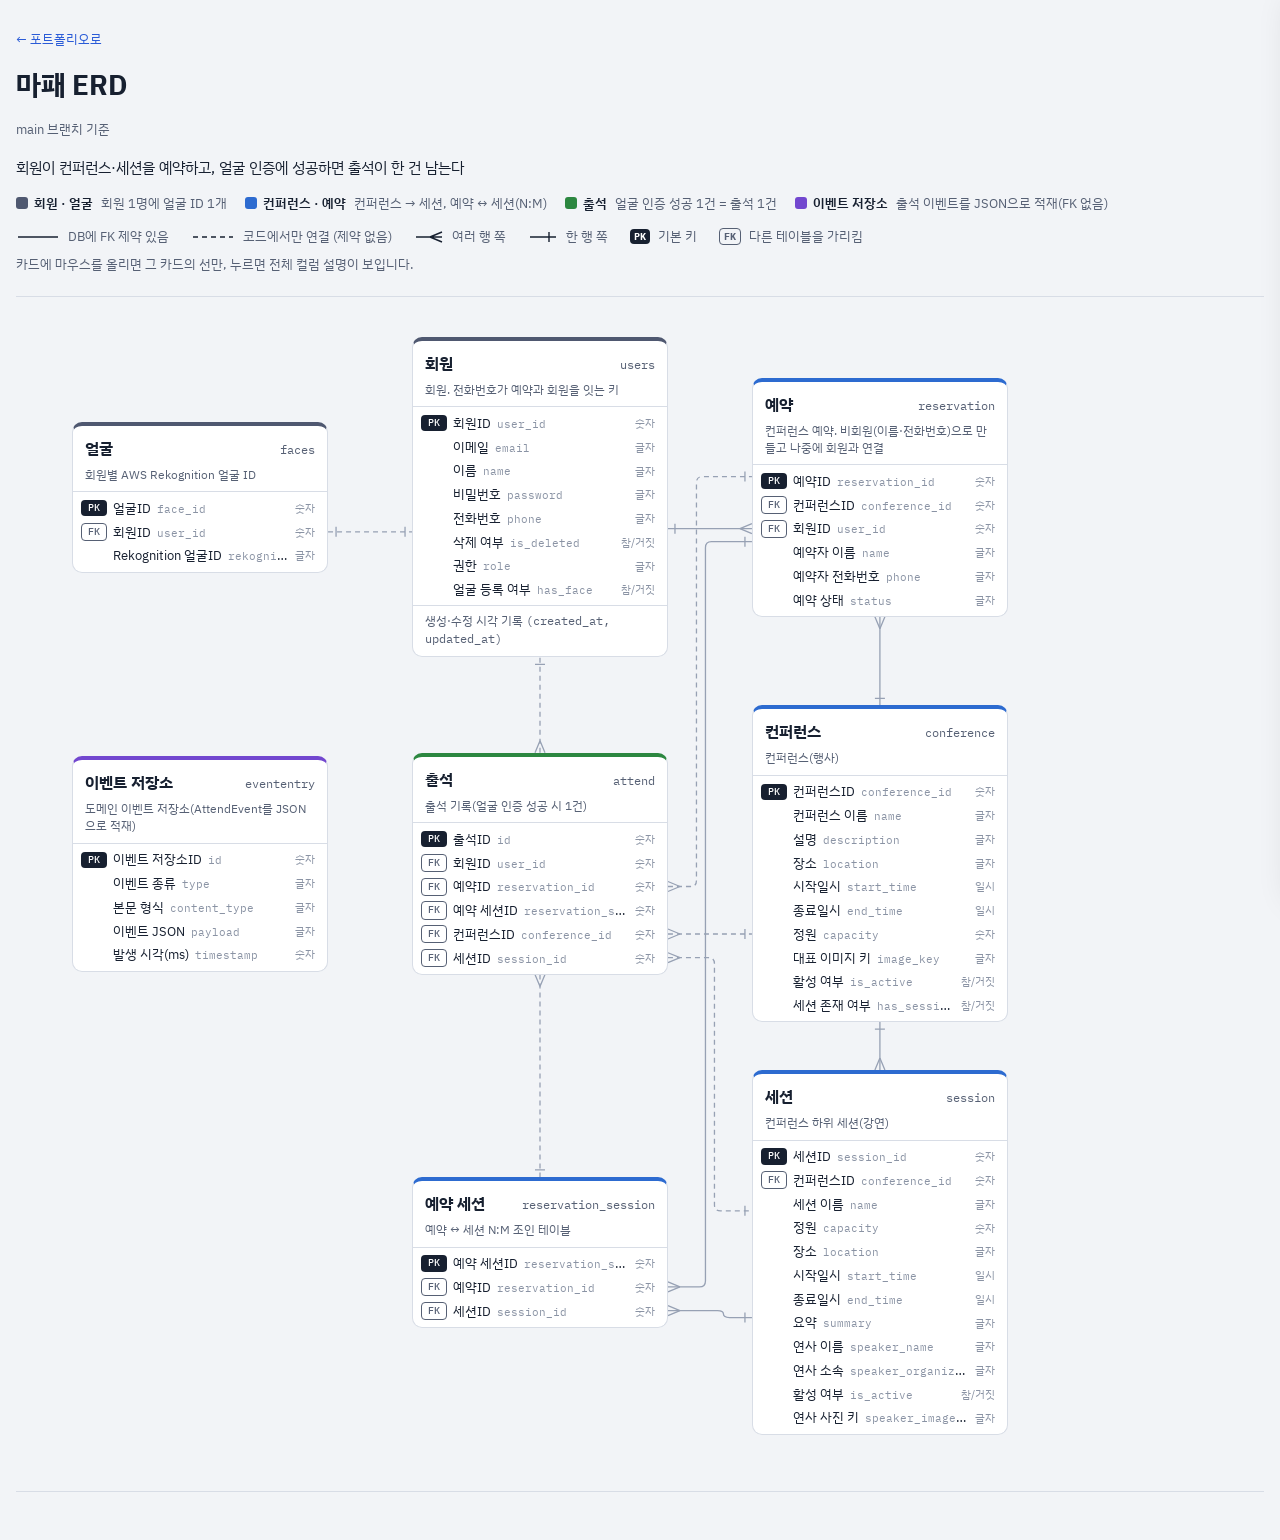
<file: erd/maskpass/index.html>
<!doctype html>
<html lang="ko">
<head>
<meta charset="utf-8">
<meta name="viewport" content="width=device-width, initial-scale=1, viewport-fit=cover">
<link rel="icon" href="/favicon.svg" type="image/svg+xml">
<style>:root{color-scheme:light}body{margin:0}[hidden]{display:none!important}img{max-width:100%}</style>
<title>마패 ERD</title>
<meta name="claude:viewport-fit-sides" content="cover">
<link rel="preconnect" href="https://fonts.googleapis.com">
<link rel="preconnect" href="https://fonts.gstatic.com" crossorigin>
<link rel="stylesheet" href="https://fonts.googleapis.com/css2?family=IBM+Plex+Mono:wght@400;500&family=IBM+Plex+Sans+KR:wght@400;500;600;700&display=swap">
<style>
/* 도메인별 ERD(탭). 레이아웃: 도메인 구역을 격자에 깔고, 카드는 그 위, 컬럼 단위 연결선은 둘 사이 SVG 층. 클릭하면 오른쪽 패널에 컬럼 설명. */
:root {
  --bg: #f2f4f7; --surface: #ffffff; --ink: #172030; --muted: #566074; --faint: #8a93a4;
  --rule: #d8dde6; --edge: #97a1b4; --accent: #2a5bd7; --accent-soft: #e4ebfb; --on-accent: #ffffff;
  --t1: #2d6bd0; --t2: #0d877a; --t3: #4f5870; --t4: #c03f77; --t5: #7247cf; --t6: #2c8740; --t7: #be6417;
  --font: "IBM Plex Sans KR", "Apple SD Gothic Neo", "Malgun Gothic", system-ui, sans-serif;
  --mono: "IBM Plex Mono", ui-monospace, "SF Mono", Menlo, monospace;
  --card-w: 280px; --gap-x: 64px;
}
@media (prefers-color-scheme: dark) { :root:not([data-theme="light"]) {
  --bg: #0f131a; --surface: #181e28; --ink: #e5e9f0; --muted: #a2abbb; --faint: #737d90;
  --rule: #2a3240; --edge: #657088; --accent: #82a6ff; --accent-soft: #1d2a47; --on-accent: #0b1222;
  --t1: #6b9cf0; --t2: #3fbfae; --t3: #9aa3ba; --t4: #ec79a8; --t5: #a88af0; --t6: #62c077; --t7: #eb9a52;
  color-scheme: dark; } }
:root[data-theme="dark"] {
  --bg: #0f131a; --surface: #181e28; --ink: #e5e9f0; --muted: #a2abbb; --faint: #737d90;
  --rule: #2a3240; --edge: #657088; --accent: #82a6ff; --accent-soft: #1d2a47; --on-accent: #0b1222;
  --t1: #6b9cf0; --t2: #3fbfae; --t3: #9aa3ba; --t4: #ec79a8; --t5: #a88af0; --t6: #62c077; --t7: #eb9a52;
  color-scheme: dark;
}
* { box-sizing: border-box; }
body { background: var(--bg); color: var(--ink); font-family: var(--font); font-size: 14px; line-height: 1.5; }
.wrap { padding-left: max(16px, env(safe-area-inset-left, 0px)); padding-right: max(16px, env(safe-area-inset-right, 0px)); padding-block: 28px 48px; }
.head { max-width: 1100px; display: grid; grid-template-columns: minmax(0, 1fr); gap: 14px; }
h1 { margin: 0; font-size: 28px; font-weight: 700; letter-spacing: -0.01em; text-wrap: balance; }
.meta { color: var(--muted); font-size: 13px; font-variant-numeric: tabular-nums; }
.meta code, .mono { font-family: var(--mono); font-size: 12px; }
.legend { display: flex; flex-wrap: wrap; gap: 8px 22px; align-items: center; font-size: 13px; color: var(--muted); }
.legend span { display: inline-flex; align-items: center; gap: 8px; }
.legend svg { overflow: visible; }
.tip { font-size: 13px; color: var(--muted); }
.toggle { display: inline-flex; align-items: center; gap: 8px; font-size: 13px; color: var(--ink); cursor: pointer; user-select: none; }
.toggle input { width: 16px; height: 16px; accent-color: var(--accent); margin: 0; }

.board { margin-top: 22px; overflow-x: auto; border-top: 1px solid var(--rule); border-bottom: 1px solid var(--rule); }
.canvas { position: relative; display: grid; grid-template-columns: repeat(5, var(--card-w)); column-gap: var(--gap-x); row-gap: 72px;
  width: max-content; padding: 40px 48px 48px; align-items: start; }
.zone { margin: -16px; padding: 14px 16px 16px; border-radius: 14px; background: color-mix(in srgb, var(--tone) 6%, var(--bg));
  border: 1px solid color-mix(in srgb, var(--tone) 22%, var(--bg)); }
.zone-h { display: grid; gap: 1px; margin-bottom: 12px; }
.zone-h b { display: inline-flex; align-items: center; gap: 8px; font-size: 15px; font-weight: 700; color: var(--ink); }
.zone-h b i { width: 10px; height: 10px; border-radius: 3px; background: var(--tone); display: inline-block; }
.zone-h small { color: var(--muted); font-size: 12px; padding-left: 18px; }
.zcols { display: flex; gap: var(--gap-x); align-items: flex-start; }
.zcol { width: var(--card-w); display: grid; gap: 22px; }

svg.edges { position: absolute; inset: 0; width: 100%; height: 100%; pointer-events: none; z-index: 1; overflow: visible; }
.edge path { fill: none; stroke: var(--edge); stroke-width: 1.3; }
.edge path.line.logical { stroke-dasharray: 5 4; }
.edge.u { display: none; }
.canvas.show-u .edge.u, .canvas.focus .edge.u.on { display: inline; }
.canvas.focus .edge:not(.on) { opacity: .1; }
.edge.on path { stroke: var(--accent); stroke-width: 2; }

.card { position: relative; z-index: 2; background: var(--surface); border: 1px solid var(--rule); border-radius: 10px; cursor: pointer;
  transition: opacity .15s, border-color .15s, box-shadow .15s; }
.card:hover, .card.self { border-color: var(--accent); box-shadow: 0 0 0 1px var(--accent); }
.card:focus-visible { outline: 2px solid var(--accent); outline-offset: 2px; }
.canvas.focus .card:not(.self):not(.near) { opacity: .32; }
.card header { padding: 10px 12px 6px; display: flex; align-items: baseline; justify-content: space-between; gap: 8px; }
.card header .kn { font-weight: 700; font-size: 15px; }
.card header .pn { font-family: var(--mono); font-size: 11.5px; color: var(--muted); white-space: nowrap; overflow: hidden; text-overflow: ellipsis; }
.card .desc { margin: 0; padding: 0 12px 8px; font-size: 12px; color: var(--muted); line-height: 1.45; }
.rows { list-style: none; margin: 0; padding: 4px 0; border-top: 1px solid var(--rule); }
.rows li { display: grid; grid-template-columns: 26px minmax(0, 1fr) auto; align-items: center; gap: 6px; padding: 2.5px 12px 2.5px 8px; font-size: 12.5px; }
.rows li.hl { background: var(--accent-soft); }
.rows .b { font-family: var(--mono); font-size: 9.5px; font-weight: 500; text-align: center; border-radius: 4px; padding: 1px 0; letter-spacing: .02em; }
.rows .b.pk { background: var(--ink); color: var(--surface); }
.rows .b.fk { border: 1px solid var(--muted); color: var(--muted); }
.rows .nm { min-width: 0; white-space: nowrap; overflow: hidden; text-overflow: ellipsis; }
.rows .nm em { font-style: normal; font-family: var(--mono); font-size: 11px; color: var(--faint); margin-left: 6px; }
.rows .ty { font-size: 11px; color: var(--faint); }
.card footer { border-top: 1px solid var(--rule); padding: 6px 12px 8px; font-size: 11.5px; color: var(--muted); display: grid; gap: 2px; }
.card footer .ulink { color: var(--ink); }
.card footer .ulink b { font-weight: 600; }

.below { max-width: 1100px; margin-top: 34px; display: grid; grid-template-columns: repeat(auto-fit, minmax(300px, 1fr)); gap: 28px 48px; }
.below h2 { font-size: 16px; margin: 0 0 10px; }
.below ul { margin: 0; padding-left: 18px; display: grid; gap: 6px; color: var(--muted); font-size: 13.5px; }
.below li b { color: var(--ink); font-weight: 600; }

/* 패널 */
.panel { position: fixed; top: 0; right: 0; bottom: 0; width: min(460px, 100%); z-index: 20; background: var(--surface); border-left: 1px solid var(--rule);
  box-shadow: -12px 0 32px rgb(0 0 0 / .12); transform: translateX(105%); transition: transform .2s ease; display: flex; flex-direction: column;
  padding-top: env(safe-area-inset-top, 0px); padding-bottom: env(safe-area-inset-bottom, 0px); padding-right: env(safe-area-inset-right, 0px); }
.panel.open { transform: none; }
.ph { padding: 18px 20px 12px; border-bottom: 1px solid var(--rule); display: grid; gap: 4px; position: relative; }
.ph .zn { font-size: 12px; color: var(--muted); display: inline-flex; gap: 6px; align-items: center; }
.ph .zn i { width: 9px; height: 9px; border-radius: 3px; display: inline-block; }
.ph h2 { margin: 0; font-size: 21px; display: flex; flex-wrap: wrap; align-items: baseline; gap: 4px 10px; padding-right: 36px; }
.ph h2 .mono { color: var(--muted); font-weight: 400; font-size: 13px; }
.ph p { margin: 0; color: var(--muted); font-size: 13px; }
.close { position: absolute; top: 14px; right: 14px; width: 32px; height: 32px; border: 1px solid var(--rule); border-radius: 8px; background: var(--surface); color: var(--ink); font-size: 18px; cursor: pointer; line-height: 1; }
.close:focus-visible, .pbody button:focus-visible { outline: 2px solid var(--accent); outline-offset: 2px; }
.pbody { overflow-y: auto; padding: 14px 20px 28px; display: grid; gap: 22px; }
.pbody h3 { margin: 0 0 8px; font-size: 13px; color: var(--muted); font-weight: 600; letter-spacing: .02em; }
.colist { display: grid; gap: 0; }
.co { padding: 9px 0; border-bottom: 1px solid var(--rule); display: grid; gap: 3px; }
.co .top { display: flex; flex-wrap: wrap; gap: 4px 8px; align-items: baseline; }
.co .top b { font-size: 14px; }
.co .top .mono { color: var(--muted); }
.co .tags { display: flex; flex-wrap: wrap; gap: 4px; }
.tag { font-size: 11px; border: 1px solid var(--rule); color: var(--muted); border-radius: 999px; padding: 0 7px; }
.tag.pk { background: var(--ink); color: var(--surface); border-color: var(--ink); }
.tag.fk { border-color: var(--accent); color: var(--accent); }
.co .nt { font-size: 12.5px; color: var(--ink); }
.enums { display: flex; flex-wrap: wrap; gap: 4px; }
.enums code { font-family: var(--mono); font-size: 11px; background: var(--bg); border: 1px solid var(--rule); border-radius: 4px; padding: 0 5px; color: var(--ink); }
.rel { display: grid; gap: 6px; font-size: 13px; }
.rel div { display: flex; flex-wrap: wrap; gap: 4px 6px; align-items: center; }
.rel .mono { color: var(--muted); }
.rel button { font: inherit; font-weight: 600; color: var(--accent); background: none; border: 0; padding: 0; cursor: pointer; text-decoration: underline; text-underline-offset: 3px; }
.rel .kind { font-size: 11px; color: var(--faint); }
.idx { font-size: 12.5px; color: var(--muted); display: grid; gap: 4px; }
@media (prefers-reduced-motion: reduce) { .panel, .card { transition: none; } }
/* 도메인 장: 탭 + 지도 + 장별 ERD */
.tabs { display: flex; flex-wrap: wrap; gap: 6px; margin-top: 4px; }
.tabs button { font: inherit; font-size: 14px; font-weight: 600; color: var(--muted); background: var(--surface); border: 1px solid var(--rule); border-radius: 999px; padding: 6px 14px; cursor: pointer; }
.tabs button[aria-selected="true"] { background: var(--ink); color: var(--surface); border-color: var(--ink); }
.tabs button:focus-visible { outline: 2px solid var(--accent); outline-offset: 2px; }
.back { display: inline-block; margin-bottom: 14px; font-size: 13px; color: var(--accent); text-decoration: none; }
.back:hover { text-decoration: underline; }
.tabs a { align-self: center; margin-left: 6px; font-size: 13px; color: var(--accent); }
.vhint { margin: 0; font-size: 15px; color: var(--ink); }
.card.ext { border-style: dashed; background: color-mix(in srgb, var(--surface) 70%, var(--bg)); }
.card header .kn { white-space: nowrap; }
.card header .pn { min-width: 0; }
.zcol > .card { min-width: 0; }
.card .flag { font-size: 10.5px; font-weight: 600; color: var(--muted); border: 1px solid var(--rule); border-radius: 999px; padding: 0 6px; margin-left: 6px; vertical-align: 1px; }
.card footer .more { color: var(--accent); }
.canvas.gridded { --card-w: 256px; column-gap: 84px; row-gap: 48px; align-items: center; padding: 40px 56px 56px; }
.canvas.gridded .card { border-top: 4px solid var(--tone); }
.canvas.gridded .card.shared { box-shadow: 0 0 0 2px var(--tone); }
.canvas.gridded .card.shared:hover, .canvas.gridded .card.shared.self { box-shadow: 0 0 0 2px var(--accent); }
.card header .kn { font-size: 16px; }
.groups { display: flex; flex-wrap: wrap; gap: 6px 18px; font-size: 13px; color: var(--muted); }
.grp { display: inline-flex; align-items: center; gap: 6px; }
.grp i { width: 12px; height: 12px; border-radius: 3px; background: var(--tone); display: inline-block; }
.grp.ext i { background: transparent; border: 1.5px dashed var(--tone); }
.grp b { color: var(--ink); font-weight: 600; margin-right: 2px; }

.mapbox { margin-top: 22px; overflow-x: auto; border-top: 1px solid var(--rule); border-bottom: 1px solid var(--rule); padding-block: 20px; }
.mapbox svg { display: block; width: 100%; min-width: 760px; max-width: 1140px; height: auto; }
.dm rect.box { fill: var(--surface); stroke: var(--rule); stroke-width: 1.2; }
.dm.go { cursor: pointer; }
.dm.go:hover rect.box, .dm.go:focus-visible rect.box { stroke: var(--accent); stroke-width: 2; }
.dm:focus { outline: none; }
.dm.aux rect.box { stroke-dasharray: 6 4; fill: transparent; }
.dm .bar { stroke: none; }
.dm .t { font-size: 19px; font-weight: 700; fill: var(--ink); }
.dm .n { font-size: 13px; fill: var(--muted); font-variant-numeric: tabular-nums; }
.dm .g { font-size: 13.5px; fill: var(--ink); }
.dm .g tspan.c { fill: var(--muted); font-variant-numeric: tabular-nums; }
.dm .h { font-size: 12px; fill: var(--muted); }
.dm .cta { font-size: 12.5px; font-weight: 600; fill: var(--accent); }
.ml path { fill: none; stroke: var(--edge); stroke-width: 1.6; }
.ml.aux path { stroke-dasharray: 5 4; }
.ml rect { fill: var(--bg); stroke: var(--rule); }
.ml text { font-size: 12.5px; fill: var(--ink); font-weight: 600; text-anchor: middle; font-variant-numeric: tabular-nums; }
.links { display: grid; gap: 10px; }
.links div b { font-weight: 600; color: var(--ink); }
.links code { font-family: var(--mono); font-size: 12px; color: var(--muted); }
</style>

</head>
<body>
<div class="wrap">
  <a class="back" href="/#mp-erd">← 포트폴리오로</a>

  <div class="head">
    <h1>마패 ERD</h1>
    <div class="meta" id="meta"></div>
    <div class="tabs" role="tablist" id="tabs"></div>
  </div>
  <div id="view"></div>
</div>

<aside class="panel" id="panel" aria-label="테이블 상세" aria-hidden="true">
  <div class="ph" id="ph"></div>
  <div class="pbody" id="pbody"></div>
</aside>

<script>
const D = {"title":"마패 ERD","basis":"main 브랜치 기준","views":[{"id":"all","name":"전체","hint":"회원이 컨퍼런스·세션을 예약하고, 얼굴 인증에 성공하면 출석이 한 건 남는다","cols":3,"groups":[{"name":"회원 · 얼굴","hint":"회원 1명에 얼굴 ID 1개","tone":3,"tables":["users","faces"]},{"name":"컨퍼런스 · 예약","hint":"컨퍼런스 → 세션, 예약 ↔ 세션(N:M)","tone":1,"tables":["conference","session","reservation","reservation_session"]},{"name":"출석","hint":"얼굴 인증 성공 1건 = 출석 1건","tone":6,"tables":["attend"]},{"name":"이벤트 저장소","hint":"출석 이벤트를 JSON으로 적재(FK 없음)","tone":5,"tables":["evententry"]}],"tables":{"users":{"k":"회원","note":"회원. 전화번호가 예약과 회원을 잇는 키","cols":[{"n":"user_id","k":"회원ID","type":"bigint","easy":"숫자","nn":true,"pk":true,"uq":false,"d":"자동 증가","note":"","enums":null},{"n":"created_at","k":"생성일자","type":"timestamp(6)","easy":"일시","nn":false,"pk":false,"uq":false,"d":"","note":"","enums":null},{"n":"updated_at","k":"수정일자","type":"timestamp(6)","easy":"일시","nn":false,"pk":false,"uq":false,"d":"","note":"","enums":null},{"n":"email","k":"이메일","type":"varchar(255)","easy":"글자","nn":false,"pk":false,"uq":false,"d":"","note":"","enums":null},{"n":"name","k":"이름","type":"varchar(255)","easy":"글자","nn":false,"pk":false,"uq":false,"d":"","note":"","enums":null},{"n":"password","k":"비밀번호","type":"varchar(255)","easy":"글자","nn":false,"pk":false,"uq":false,"d":"","note":"","enums":null},{"n":"phone","k":"전화번호","type":"varchar(255)","easy":"글자","nn":false,"pk":false,"uq":true,"d":"","note":"UNIQUE. 비회원 예약을 회원에 연결하는 키","enums":null},{"n":"is_deleted","k":"삭제 여부","type":"boolean","easy":"참/거짓","nn":false,"pk":false,"uq":false,"d":"","note":"소프트 삭제 플래그","enums":null},{"n":"role","k":"권한","type":"varchar(255)","easy":"글자","nn":true,"pk":false,"uq":false,"d":"","note":"권한 / 값: USER | ADMIN","enums":null},{"n":"has_face","k":"얼굴 등록 여부","type":"boolean","easy":"참/거짓","nn":false,"pk":false,"uq":false,"d":"","note":"얼굴 등록 여부(faces 행 유무와 동기화)","enums":null}],"idx":[],"show":null,"ext":false,"shared":false,"pos":[1,2],"group":0},"faces":{"k":"얼굴","note":"회원별 AWS Rekognition 얼굴 ID","cols":[{"n":"face_id","k":"얼굴ID","type":"bigint","easy":"숫자","nn":true,"pk":true,"uq":false,"d":"자동 증가","note":"","enums":null},{"n":"rekognition_face_id","k":"Rekognition 얼굴ID","type":"varchar(255)","easy":"글자","nn":false,"pk":false,"uq":false,"d":"","note":"AWS Rekognition 컬렉션의 FaceId","enums":null},{"n":"user_id","k":"회원ID","type":"bigint","easy":"숫자","nn":false,"pk":false,"uq":false,"d":"","note":"","enums":null}],"idx":[],"show":null,"ext":false,"shared":false,"pos":[1,1],"group":0},"conference":{"k":"컨퍼런스","note":"컨퍼런스(행사)","cols":[{"n":"conference_id","k":"컨퍼런스ID","type":"bigint","easy":"숫자","nn":true,"pk":true,"uq":false,"d":"자동 증가","note":"","enums":null},{"n":"name","k":"컨퍼런스 이름","type":"varchar(255)","easy":"글자","nn":true,"pk":false,"uq":false,"d":"","note":"","enums":null},{"n":"description","k":"설명","type":"varchar(255)","easy":"글자","nn":true,"pk":false,"uq":false,"d":"","note":"","enums":null},{"n":"location","k":"장소","type":"varchar(255)","easy":"글자","nn":true,"pk":false,"uq":false,"d":"","note":"","enums":null},{"n":"start_time","k":"시작일시","type":"timestamp(6)","easy":"일시","nn":true,"pk":false,"uq":false,"d":"","note":"","enums":null},{"n":"end_time","k":"종료일시","type":"timestamp(6)","easy":"일시","nn":true,"pk":false,"uq":false,"d":"","note":"","enums":null},{"n":"capacity","k":"정원","type":"integer","easy":"숫자","nn":true,"pk":false,"uq":false,"d":"","note":"정원","enums":null},{"n":"image_key","k":"대표 이미지 키","type":"varchar(255)","easy":"글자","nn":true,"pk":false,"uq":false,"d":"","note":"S3 객체 키(대표 이미지)","enums":null},{"n":"is_active","k":"활성 여부","type":"boolean","easy":"참/거짓","nn":true,"pk":false,"uq":false,"d":"","note":"","enums":null},{"n":"has_sessions","k":"세션 존재 여부","type":"boolean","easy":"참/거짓","nn":true,"pk":false,"uq":false,"d":"","note":"하위 세션 존재 여부","enums":null}],"idx":[],"show":null,"ext":false,"shared":false,"pos":[2,3],"group":1},"session":{"k":"세션","note":"컨퍼런스 하위 세션(강연)","cols":[{"n":"session_id","k":"세션ID","type":"bigint","easy":"숫자","nn":true,"pk":true,"uq":false,"d":"자동 증가","note":"","enums":null},{"n":"conference_id","k":"컨퍼런스ID","type":"bigint","easy":"숫자","nn":true,"pk":false,"uq":false,"d":"","note":"","enums":null},{"n":"name","k":"세션 이름","type":"varchar(255)","easy":"글자","nn":true,"pk":false,"uq":false,"d":"","note":"","enums":null},{"n":"capacity","k":"정원","type":"integer","easy":"숫자","nn":true,"pk":false,"uq":false,"d":"","note":"","enums":null},{"n":"location","k":"장소","type":"varchar(255)","easy":"글자","nn":true,"pk":false,"uq":false,"d":"","note":"","enums":null},{"n":"start_time","k":"시작일시","type":"timestamp(6)","easy":"일시","nn":true,"pk":false,"uq":false,"d":"","note":"","enums":null},{"n":"end_time","k":"종료일시","type":"timestamp(6)","easy":"일시","nn":true,"pk":false,"uq":false,"d":"","note":"","enums":null},{"n":"summary","k":"요약","type":"varchar(255)","easy":"글자","nn":true,"pk":false,"uq":false,"d":"","note":"","enums":null},{"n":"speaker_name","k":"연사 이름","type":"varchar(255)","easy":"글자","nn":false,"pk":false,"uq":false,"d":"","note":"","enums":null},{"n":"speaker_organization","k":"연사 소속","type":"varchar(255)","easy":"글자","nn":false,"pk":false,"uq":false,"d":"","note":"","enums":null},{"n":"is_active","k":"활성 여부","type":"boolean","easy":"참/거짓","nn":true,"pk":false,"uq":false,"d":"","note":"","enums":null},{"n":"speaker_image_key","k":"연사 사진 키","type":"varchar(255)","easy":"글자","nn":false,"pk":false,"uq":false,"d":"","note":"S3 객체 키(연사 사진)","enums":null}],"idx":[],"show":null,"ext":false,"shared":false,"pos":[3,3],"group":1},"reservation":{"k":"예약","note":"컨퍼런스 예약. 비회원(이름·전화번호)으로 만들고 나중에 회원과 연결","cols":[{"n":"reservation_id","k":"예약ID","type":"bigint","easy":"숫자","nn":true,"pk":true,"uq":false,"d":"자동 증가","note":"","enums":null},{"n":"conference_id","k":"컨퍼런스ID","type":"bigint","easy":"숫자","nn":true,"pk":false,"uq":false,"d":"","note":"","enums":null},{"n":"name","k":"예약자 이름","type":"varchar(255)","easy":"글자","nn":true,"pk":false,"uq":false,"d":"","note":"","enums":null},{"n":"phone","k":"예약자 전화번호","type":"varchar(255)","easy":"글자","nn":true,"pk":false,"uq":false,"d":"","note":"예약자 전화번호(users.phone과 매칭)","enums":null},{"n":"status","k":"예약 상태","type":"varchar(255)","easy":"글자","nn":true,"pk":false,"uq":false,"d":"","note":"예약 상태 / 값: TEMPORARY | CONFIRMED","enums":null},{"n":"user_id","k":"회원ID","type":"bigint","easy":"숫자","nn":false,"pk":false,"uq":false,"d":"","note":"회원 연결 전 NULL","enums":null}],"idx":[],"show":null,"ext":false,"shared":false,"pos":[1,3],"group":1},"reservation_session":{"k":"예약 세션","note":"예약 ↔ 세션 N:M 조인 테이블","cols":[{"n":"reservation_session_id","k":"예약 세션ID","type":"bigint","easy":"숫자","nn":true,"pk":true,"uq":false,"d":"자동 증가","note":"","enums":null},{"n":"reservation_id","k":"예약ID","type":"bigint","easy":"숫자","nn":true,"pk":false,"uq":false,"d":"","note":"","enums":null},{"n":"session_id","k":"세션ID","type":"bigint","easy":"숫자","nn":true,"pk":false,"uq":false,"d":"","note":"","enums":null}],"idx":[],"show":null,"ext":false,"shared":false,"pos":[3,2],"group":1},"attend":{"k":"출석","note":"출석 기록(얼굴 인증 성공 시 1건)","cols":[{"n":"id","k":"출석ID","type":"bigint","easy":"숫자","nn":true,"pk":true,"uq":false,"d":"자동 증가","note":"","enums":null},{"n":"user_id","k":"회원ID","type":"bigint","easy":"숫자","nn":false,"pk":false,"uq":false,"d":"","note":"","enums":null},{"n":"reservation_id","k":"예약ID","type":"bigint","easy":"숫자","nn":false,"pk":false,"uq":false,"d":"","note":"","enums":null},{"n":"reservation_session_id","k":"예약 세션ID","type":"bigint","easy":"숫자","nn":false,"pk":false,"uq":false,"d":"","note":"","enums":null},{"n":"conference_id","k":"컨퍼런스ID","type":"bigint","easy":"숫자","nn":false,"pk":false,"uq":false,"d":"","note":"","enums":null},{"n":"session_id","k":"세션ID","type":"bigint","easy":"숫자","nn":false,"pk":false,"uq":false,"d":"","note":"","enums":null}],"idx":[],"show":null,"ext":false,"shared":false,"pos":[2,2],"group":2},"evententry":{"k":"이벤트 저장소","note":"도메인 이벤트 저장소(AttendEvent를 JSON으로 적재)","cols":[{"n":"id","k":"이벤트 저장소ID","type":"bigint","easy":"숫자","nn":true,"pk":true,"uq":false,"d":"자동 증가","note":"","enums":null},{"n":"type","k":"이벤트 종류","type":"varchar(255)","easy":"글자","nn":false,"pk":false,"uq":false,"d":"","note":"이벤트 클래스 이름","enums":null},{"n":"content_type","k":"본문 형식","type":"varchar(255)","easy":"글자","nn":false,"pk":false,"uq":false,"d":"","note":"payload 형식(application/json)","enums":null},{"n":"payload","k":"이벤트 JSON","type":"varchar(255)","easy":"글자","nn":false,"pk":false,"uq":false,"d":"","note":"이벤트 JSON. varchar(255)라 길면 잘림 위험","enums":null},{"n":"timestamp","k":"발생 시각(ms)","type":"bigint","easy":"숫자","nn":true,"pk":false,"uq":false,"d":"","note":"epoch millis (System.currentTimeMillis)","enums":null}],"idx":[],"show":null,"ext":false,"shared":false,"pos":[2,1],"group":3}},"refs":[{"c":"reservation","cc":"conference_id","p":"conference","pc":"conference_id","one":false,"logical":false},{"c":"reservation","cc":"user_id","p":"users","pc":"user_id","one":false,"logical":false},{"c":"reservation_session","cc":"reservation_id","p":"reservation","pc":"reservation_id","one":false,"logical":false},{"c":"reservation_session","cc":"session_id","p":"session","pc":"session_id","one":false,"logical":false},{"c":"session","cc":"conference_id","p":"conference","pc":"conference_id","one":false,"logical":false},{"c":"faces","cc":"user_id","p":"users","pc":"user_id","one":true,"logical":true},{"c":"attend","cc":"user_id","p":"users","pc":"user_id","one":false,"logical":true},{"c":"attend","cc":"reservation_id","p":"reservation","pc":"reservation_id","one":false,"logical":true},{"c":"attend","cc":"reservation_session_id","p":"reservation_session","pc":"reservation_session_id","one":false,"logical":true},{"c":"attend","cc":"conference_id","p":"conference","pc":"conference_id","one":false,"logical":true},{"c":"attend","cc":"session_id","p":"session","pc":"session_id","one":false,"logical":true}],"cross":[],"impNames":{},"focus":"attend"}],"map":null};
const $ = s => document.querySelector(s);
const esc = s => String(s ?? '').replace(/[&<>"]/g, c => ({ '&': '&amp;', '<': '&lt;', '>': '&gt;', '"': '&quot;' }[c]));
const NS = 'http://www.w3.org/2000/svg';
const STAMP = new Set(['created_at', 'updated_at']);
const LEGEND = `<div class="legend">
  <span><svg width="44" height="12"><path d="M2 6H42" stroke="var(--ink)" stroke-width="1.4" fill="none"/></svg>DB에 FK 제약 있음</span>
  <span><svg width="44" height="12"><path d="M2 6H42" stroke="var(--ink)" stroke-width="1.4" stroke-dasharray="5 4" fill="none"/></svg>코드에서만 연결 (제약 없음)</span>
  <span><svg width="30" height="12"><path d="M2 6H28M16 6L28 1M16 6L28 11" stroke="var(--ink)" stroke-width="1.4" fill="none"/></svg>여러 행 쪽</span>
  <span><svg width="30" height="12"><path d="M2 6H28M21 1V11" stroke="var(--ink)" stroke-width="1.4" fill="none"/></svg>한 행 쪽</span>
  <span><b class="mono" style="background:var(--ink);color:var(--surface);border-radius:4px;padding:0 4px;font-size:10px">PK</b>기본 키</span>
  <span><b class="mono" style="border:1px solid var(--muted);border-radius:4px;padding:0 4px;font-size:10px">FK</b>다른 테이블을 가리킴</span>
  <span class="tip">카드에 마우스를 올리면 그 카드의 선만, 누르면 전체 컬럼 설명이 보입니다.</span>
</div>`;

$('#meta').textContent = D.basis;

// 지도가 없으면(테이블이 적은 프로젝트) 장만, 장이 하나면 탭 줄을 숨긴다
const TABS = D.map ? [{ id: 'map', name: '도메인 지도' }, ...D.views] : D.views;
$('#tabs').hidden = TABS.length < 2;
$('#tabs').innerHTML = TABS.map(t => `<button type="button" role="tab" data-v="${t.id}">${esc(t.name)}</button>`).join('');
$('#tabs').addEventListener('click', e => { const id = e.target.closest('[data-v]')?.dataset.v; if (id) show(id); });

let cur = null, ro = null;
function show(id) {
  if (!TABS.some(t => t.id === id)) id = TABS[0].id;
  close();
  document.querySelectorAll('#tabs button').forEach(b => b.setAttribute('aria-selected', String(b.dataset.v === id)));
  if (ro) { ro.disconnect(); ro = null; }
  cur = id === 'map' ? null : D.views.find(v => v.id === id);
  if (cur) renderView(cur); else renderMap();
  if (location.hash.slice(1) !== id) history.replaceState(null, '', '#' + id);
}

// ── 도메인 지도 ──
const BW = 300, BH = 170, UW = 220, UH = 100;
function renderMap() {
  const M = D.map, POS = M.pos;
  const rect = id => id === 'center' ? { x: POS.center[0], y: POS.center[1], w: UW, h: UH } : { x: POS[id][0], y: POS[id][1], w: BW, h: BH };
  const clip = (r, tx, ty) => { // 상자 중심에서 (tx,ty) 쪽으로 나가는 테두리 점
    const cx = r.x + r.w / 2, cy = r.y + r.h / 2, dx = tx - cx, dy = ty - cy;
    const s = Math.min(Math.abs((r.w / 2) / (dx || 1e-9)), Math.abs((r.h / 2) / (dy || 1e-9)));
    return [cx + dx * s, cy + dy * s];
  };
  let lines = '';
  M.links.forEach(l => {
    const A = rect(l.a), B = rect(l.b);
    const ac = [A.x + A.w / 2, A.y + A.h / 2], bc = [B.x + B.w / 2, B.y + B.h / 2];
    const [x1, y1] = clip(A, ...bc), [x2, y2] = clip(B, ...ac);
    const mx = (x1 + x2) / 2, my = (y1 + y2) / 2;
    const label = `관계 ${l.refs.length}개`;
    lines += `<g class="ml${l.a.startsWith('aux') ? ' aux' : ''}"><title>${esc(l.refs.join('\n'))}</title>
      <path d="M${x1} ${y1}L${x2} ${y2}" marker-end="url(#arr)"${l.both ? ' marker-start="url(#arr)"' : ''}/>
      <rect x="${mx - 38}" y="${my - 12}" width="76" height="24" rx="12"/><text x="${mx}" y="${my + 4.5}">${label}</text></g>`;
  });
  // 부속 상자: 테이블 이름을 한 줄 34자 안쪽으로 나눠 적는다
  const wrap = names => names.reduce((ls, n) => { const l = ls[ls.length - 1]; if (l && (l + ', ' + n).length <= 34) ls[ls.length - 1] = l + ', ' + n; else ls.push(n); return ls; }, []);
  let boxes = M.domains.map(d => {
    const [x, y] = POS[d.id], go = !d.id.startsWith('aux');
    const tone = go ? `var(--t${d.tone})` : 'var(--faint)';
    const body = d.groups.length
      ? d.groups.map((g, i) => `<text class="g" x="${x + 20}" y="${y + 84 + i * 21}">${esc(g.name)} <tspan class="c">${g.n}</tspan></text>`).join('')
      : wrap(d.tables).map((l, i) => `<text class="g" x="${x + 20}" y="${y + 80 + i * 20}"><tspan class="c">${esc(l)}</tspan></text>`).join('') + `<text class="h" x="${x + 20}" y="${y + BH - 18}">${esc(d.hint)}</text>`;
    return `<g class="dm${go ? ' go' : ' aux'}" ${go ? `data-v="${d.id}" tabindex="0" role="button" aria-label="${esc(d.name)} ERD 보기"` : ''}>
      <rect class="box" x="${x}" y="${y}" width="${BW}" height="${BH}" rx="12"/>
      <rect class="bar" x="${x}" y="${y + 18}" width="4" height="30" fill="${tone}"/>
      <text class="t" x="${x + 20}" y="${y + 40}">${esc(d.name)}</text>
      <text class="n" x="${x + BW - 20}" y="${y + 40}" text-anchor="end">테이블 ${d.n}개</text>
      ${body}
      ${go ? `<text class="cta" x="${x + BW - 20}" y="${y + BH - 16}" text-anchor="end">ERD 보기 →</text>` : ''}</g>`;
  }).join('');
  const [ux, uy] = POS.center;
  boxes += `<g class="dm"><rect class="box" x="${ux}" y="${uy}" width="${UW}" height="${UH}" rx="12" style="stroke:var(--ink);stroke-width:1.6"/>
    <text class="t" x="${ux + UW / 2}" y="${uy + 44}" text-anchor="middle">${esc(M.center.name)}</text>
    <text class="n" x="${ux + UW / 2}" y="${uy + 68}" text-anchor="middle">${esc(M.center.sub)}</text></g>`;

  $('#view').innerHTML = `<div class="mapbox"><svg viewBox="0 0 ${M.w || 1020} ${M.h}" role="img" aria-label="도메인 지도">
      <defs><marker id="arr" viewBox="0 0 10 10" refX="9" refY="5" markerWidth="8" markerHeight="8" orient="auto-start-reverse"><path d="M0 0L10 5L0 10z" fill="var(--edge)"/></marker></defs>
      ${lines}${boxes}</svg></div>`;
  document.querySelectorAll('.dm.go').forEach(g => {
    g.addEventListener('click', () => show(g.dataset.v));
    g.addEventListener('keydown', e => { if (e.key === 'Enter' || e.key === ' ') { e.preventDefault(); show(g.dataset.v); } });
  });
}

// ── 도메인 ERD 장 ──
// 카드는 격자(유저 가운데, 관련 테이블 상하좌우)에 놓고, 선은 가까운 면끼리 꺾은선으로 잇는다.
let cards = {}, edgeEls = [], canvas = null, svg = null, T = {}, V = null, fkCols = {};
function renderView(v) {
  V = v; T = v.tables; cards = {}; edgeEls = []; fkCols = {};
  v.refs.forEach(r => { (fkCols[r.c] ||= new Set()).add(r.cc); });
  v.cross.forEach(r => { if (T[r.c]) (fkCols[r.c] ||= new Set()).add(r.cc); });
  // 읽는 순서: PK → FK → 나머지(원래 순서) → deleted_at
  Object.entries(T).forEach(([t, x]) => {
    const fks = fkCols[t] || new Set();
    const rank = c => c.pk ? 0 : fks.has(c.n) ? 1 : c.n === 'deleted_at' ? 3 : 2;
    x.cols = x.cols.map((c, i) => [c, i]).sort((a, b) => rank(a[0]) - rank(b[0]) || a[1] - b[1]).map(([c]) => c);
  });
  const groupsH = v.groups.map(g => `<span class="grp${g.ext ? ' ext' : ''}" style="--tone:var(--t${g.tone})"><i></i><b>${esc(g.name)}</b>${esc(g.hint)}</span>`).join('');
  $('#view').innerHTML = `<div class="head" style="margin-top:18px">
      <p class="vhint">${esc(v.hint)}</p>
      <div class="groups">${groupsH}</div>
      ${LEGEND}</div>
    <div class="board"><div class="canvas gridded" id="canvas" style="grid-template-columns:repeat(${v.cols}, var(--card-w))"><svg class="edges" id="edges" aria-hidden="true"></svg></div></div>`;
  canvas = $('#canvas'); svg = $('#edges');
  Object.keys(T).forEach(t => {
    const el = card(t);
    el.style.gridRow = T[t].pos[0]; el.style.gridColumn = T[t].pos[1];
    el.style.setProperty('--tone', `var(--t${v.groups[T[t].group].tone})`);
    canvas.appendChild(el);
  });
  v.refs.forEach((r, i) => {
    const g = document.createElementNS(NS, 'g');
    g.setAttribute('class', 'edge');
    const line = document.createElementNS(NS, 'path');
    line.setAttribute('class', 'line' + (r.logical ? ' logical' : ''));
    const mk = document.createElementNS(NS, 'path');
    g.append(line, mk);
    svg.appendChild(g);
    edgeEls.push({ r, g, line, mk, i });
  });
  Object.entries(cards).forEach(([t, el]) => {
    el.addEventListener('mouseenter', () => { if (!pinned) focus(t); });
    el.addEventListener('mouseleave', () => { if (!pinned) clearFocus(); });
    el.addEventListener('click', () => open(t));
    el.addEventListener('keydown', e => { if (e.key === 'Enter' || e.key === ' ') { e.preventDefault(); open(t); } });
  });
  draw();
  ro = new ResizeObserver(draw); ro.observe(canvas);
  centerOnShared();
  document.fonts?.ready.then(centerOnShared);
}
// 장이 화면보다 넓으면 처음 열 때 가로 스크롤을 그 장의 중심 카드(focus) 가운데에 맞춘다
function centerOnShared() {
  const u = V.focus, board = canvas?.parentElement;
  if (!u || !board) return;
  const el = cards[u];
  board.scrollLeft = el.offsetLeft + el.offsetWidth / 2 - board.clientWidth / 2;
}

function card(t) {
  const x = T[t];
  const el = document.createElement('article');
  el.className = 'card' + (x.ext ? ' ext' : '') + (x.shared ? ' shared' : ''); el.tabIndex = 0; el.dataset.t = t;
  el.setAttribute('aria-label', `${x.k} (${t}) 상세 열기`);
  const fks = fkCols[t] || new Set();
  const body = x.cols.filter(c => !STAMP.has(c.n));
  const vis = x.show ? body.filter(c => x.show.includes(c.n)) : body;
  const rows = vis.map(c => {
    const b = c.pk ? '<span class="b pk">PK</span>' : fks.has(c.n) ? '<span class="b fk">FK</span>' : '<span></span>';
    return `<li data-c="${esc(c.n)}" title="${esc(c.n + ' · ' + c.type + (c.note ? ' · ' + c.note : ''))}">${b}<span class="nm">${esc(c.k || c.n)}<em>${esc(c.n)}</em></span><span class="ty">${esc(c.easy)}</span></li>`;
  }).join('');
  const stamps = x.cols.filter(c => STAMP.has(c.n)).map(c => c.n);
  const foot = [];
  const imp = {};
  V.cross.filter(r => r.imp && r.c === t).forEach(r => (imp[r.p] ||= []).push(r.cc));
  Object.entries(imp).forEach(([p, cs]) => foot.push(`<span class="ulink">${esc(V.impNames[p])} 연결: <b class="mono">${cs.map(esc).join(', ')}</b></span>`));
  if (vis.length < body.length) foot.push(`<span class="more">컬럼 ${body.length - vis.length}개 더 · 눌러서 전체 보기</span>`);
  if (stamps.length && !x.show) foot.push(`<span>생성·수정 시각 기록 <span class="mono">(${stamps.join(', ')})</span></span>`);
  const flag = x.ext ? '<span class="flag">다른 장</span>' : x.shared ? '<span class="flag">공통</span>' : '';
  const desc = x.note.length > 70 ? x.note.slice(0, 68) + '…' : x.note;
  el.innerHTML = `<header><span class="kn">${esc(x.k)}${flag}</span><span class="pn">${esc(t)}</span></header>${x.show ? '' : `<p class="desc">${esc(desc)}</p>`}<ul class="rows">${rows}</ul>${foot.length ? `<footer>${foot.join('')}</footer>` : ''}`;
  cards[t] = el;
  return el;
}

function box(t) {
  const cv = canvas.getBoundingClientRect(), r = cards[t].getBoundingClientRect();
  const l = r.left - cv.left, tp = r.top - cv.top;
  return { l, r: l + r.width, t: tp, b: tp + r.height, cx: l + r.width / 2, cy: tp + r.height / 2 };
}
function rowY(t, c) {
  const row = cards[t].querySelector(`li[data-c="${CSS.escape(c)}"]`);
  if (!row) return null;
  const rr = row.getBoundingClientRect();
  return rr.top + rr.height / 2 - canvas.getBoundingClientRect().top;
}
const OUT = { l: [-1, 0], r: [1, 0], t: [0, -1], b: [0, 1] };
// 꺾은선(모서리 둥글게)
function poly(p, rad = 6) {
  let d = `M${p[0][0]} ${p[0][1]}`;
  for (let i = 1; i < p.length - 1; i++) {
    const [x0, y0] = p[i - 1], [x1, y1] = p[i], [x2, y2] = p[i + 1];
    const r1 = Math.min(rad, Math.hypot(x1 - x0, y1 - y0) / 2), r2 = Math.min(rad, Math.hypot(x2 - x1, y2 - y1) / 2);
    const u = [Math.sign(x1 - x0), Math.sign(y1 - y0)], w = [Math.sign(x2 - x1), Math.sign(y2 - y1)];
    d += `L${x1 - u[0] * r1} ${y1 - u[1] * r1}Q${x1} ${y1} ${x1 + w[0] * r2} ${y1 + w[1] * r2}`;
  }
  const z = p[p.length - 1];
  return d + `L${z[0]} ${z[1]}`;
}

function draw() {
  if (!canvas || !canvas.isConnected) return;
  svg.setAttribute('viewBox', `0 0 ${canvas.scrollWidth} ${canvas.scrollHeight}`);
  const cs = getComputedStyle(canvas);
  const gx = parseFloat(cs.columnGap) / 2, gy = parseFloat(cs.rowGap) / 2;
  // 1) 선마다 방향(가로/세로)과 양 끝이 붙을 면
  const E = edgeEls.map(e => {
    const A = box(e.r.c), B = box(e.r.p);
    const horiz = A.r + 10 < B.l || B.r + 10 < A.l;
    const ca = horiz ? (B.cx > A.cx ? 'r' : 'l') : (B.cy > A.cy ? 'b' : 't');
    const pa = { r: 'l', l: 'r', b: 't', t: 'b' }[ca];
    return { e, A, B, horiz, ca, pa };
  });
  // 2) 같은 카드·같은 면에 붙는 끝점은 고르게 나눠 놓는다(가로선 자식 끝은 FK 행 높이 그대로)
  const slots = {};
  E.forEach(x => {
    if (!x.horiz) (slots[x.e.r.c + ':' + x.ca] ||= []).push([x, 'c']);
    (slots[x.e.r.p + ':' + x.pa] ||= []).push([x, 'p']);
  });
  Object.entries(slots).forEach(([k, list]) => {
    const [t, side] = k.split(':'), bx = box(t), vert = side === 'l' || side === 'r';
    const other = ([x, end]) => { const o = end === 'c' ? x.B : x.A; return vert ? o.cy : o.cx; };
    list.sort((a, b) => other(a) - other(b));
    list.forEach(([x, end], i) => {
      let pt;
      if (vert) {
        const y = list.length === 1 ? (rowY(x.e.r.p, x.e.r.pc) ?? bx.cy) : bx.t + 34 + (i + 1) * (bx.b - bx.t - 44) / (list.length + 1);
        pt = [side === 'l' ? bx.l : bx.r, y];
      } else {
        const xx = list.length === 1 ? bx.cx : bx.l + 24 + (i + 1) * (bx.r - bx.l - 48) / (list.length + 1);
        pt = [xx, side === 't' ? bx.t : bx.b];
      }
      x[end] = pt; x[end + 'n'] = list.length;
    });
  });
  E.forEach(x => { if (x.horiz) { x.c = [x.ca === 'l' ? x.A.l : x.A.r, rowY(x.e.r.c, x.e.r.cc) ?? x.A.cy]; x.cn = 1; } });
  // 한쪽 끝이 그 면을 혼자 쓰면 반대쪽 높이(가로선)·위치(세로선)에 맞춰 곧은 선으로
  const inside = (v, lo, hi) => v >= lo && v <= hi;
  E.forEach(x => {
    if (x.horiz) {
      if (x.pn === 1 && inside(x.c[1], x.B.t + 30, x.B.b - 10)) x.p[1] = x.c[1];
    } else if (x.cn === 1 && x.pn > 1 && inside(x.p[0], x.A.l + 16, x.A.r - 16)) x.c[0] = x.p[0];
    else if (x.pn === 1 && x.cn > 1 && inside(x.c[0], x.B.l + 16, x.B.r - 16)) x.p[0] = x.c[0];
  });
  // 3) 꺾이는 선은 부모 쪽 틈 가운데 통로로. 같은 통로를 쓰는 선은 간격을 둔다
  const lanes = {};
  E.forEach(x => {
    const [a, b] = [x.c, x.p];
    x.straight = x.horiz ? Math.abs(a[1] - b[1]) < 1.5 : Math.abs(a[0] - b[0]) < 1.5;
    if (x.straight) return;
    x.base = x.horiz ? (x.pa === 'l' ? x.B.l - gx : x.B.r + gx) : (x.pa === 't' ? x.B.t - gy : x.B.b + gy);
    (lanes[(x.horiz ? 'h' : 'v') + Math.round(x.base)] ||= []).push(x);
  });
  Object.values(lanes).forEach(list => {
    const mid = x => x.horiz ? (x.c[1] + x.p[1]) / 2 : (x.c[0] + x.p[0]) / 2;
    list.sort((a, b) => mid(a) - mid(b));
    list.forEach((x, i) => { x.ch = x.base + (i - (list.length - 1) / 2) * 9; });
  });
  E.forEach(x => {
    const { e, c: a, p: b } = x;
    const pts = x.straight ? [a, b] : x.horiz ? [a, [x.ch, a[1]], [x.ch, b[1]], b] : [a, [a[0], x.ch], [b[0], x.ch], b];
    e.line.setAttribute('d', poly(pts));
    const [ox, oy] = OUT[x.ca], [qx, qy] = OUT[x.pa];
    const childMk = e.r.one
      ? `M${a[0] + ox * 8 - oy * 5} ${a[1] + oy * 8 - ox * 5}L${a[0] + ox * 8 + oy * 5} ${a[1] + oy * 8 + ox * 5}`
      : `M${a[0] + ox * 12} ${a[1] + oy * 12}L${a[0] - oy * 5} ${a[1] - ox * 5}M${a[0] + ox * 12} ${a[1] + oy * 12}L${a[0] + oy * 5} ${a[1] + ox * 5}`;
    e.mk.setAttribute('d', `${childMk}M${b[0] + qx * 7 - qy * 5} ${b[1] + qy * 7 - qx * 5}L${b[0] + qx * 7 + qy * 5} ${b[1] + qy * 7 + qx * 5}`);
  });
}

// 초점(마우스 올림·고정)
let pinned = null;
function focus(t) {
  clearFocus();
  if (!t) return;
  canvas.classList.add('focus');
  cards[t].classList.add('self');
  edgeEls.forEach(({ r, g }) => {
    if (r.c !== t && r.p !== t) return;
    g.classList.add('on');
    cards[r.c === t ? r.p : r.c].classList.add('near');
    cards[r.c].querySelector(`li[data-c="${CSS.escape(r.cc)}"]`)?.classList.add('hl');
    cards[r.p].querySelector(`li[data-c="${CSS.escape(r.pc)}"]`)?.classList.add('hl');
  });
}
function clearFocus() {
  canvas?.classList.remove('focus');
  document.querySelectorAll('.card.self,.card.near').forEach(c => c.classList.remove('self', 'near'));
  document.querySelectorAll('.edge.on').forEach(g => g.classList.remove('on'));
  document.querySelectorAll('.rows li.hl').forEach(l => l.classList.remove('hl'));
}

// 패널
const panel = $('#panel');
function link(t) { return T[t] ? `<button type="button" data-go="${esc(t)}">${esc(T[t].k)}</button>` : `<span class="mono">${esc(t)}</span>`; }
function open(t) {
  pinned = t; focus(t);
  const x = T[t], z = V.groups[x.group];
  $('#ph').innerHTML = `<span class="zn"><i style="background:var(--t${z.tone})"></i>${esc(V.name)} · ${esc(z.name)}</span>
    <h2>${esc(x.k)}<span class="mono">${esc(t)}</span></h2><p>${esc(x.note)}</p>
    <button class="close" type="button" id="close" aria-label="닫기">×</button>`;
  const fks = fkCols[t] || new Set();
  const cols = x.cols.map(c => {
    const tags = [];
    if (c.pk) tags.push('<span class="tag pk">PK</span>');
    if (fks.has(c.n)) tags.push('<span class="tag fk">FK</span>');
    tags.push(`<span class="tag">${esc(c.easy)} · <span class="mono">${esc(c.type)}</span></span>`);
    tags.push(`<span class="tag">${c.nn ? '필수' : '비어도 됨'}</span>`);
    if (c.uq) tags.push('<span class="tag">중복 불가</span>');
    if (c.d) tags.push(`<span class="tag">기본값 ${esc(c.d)}</span>`);
    return `<div class="co"><div class="top"><b>${esc(c.k || c.n)}</b><span class="mono">${esc(c.n)}</span></div>
      <div class="tags">${tags.join('')}</div>
      ${c.note ? `<div class="nt">${esc(c.note)}</div>` : ''}
      ${c.enums ? `<div class="enums">${c.enums.map(v => `<code>${esc(v)}</code>`).join('')}</div>` : ''}</div>`;
  }).join('');
  const rel = [...V.refs, ...V.cross.filter(r => !r.drawn)];
  const out = rel.filter(r => r.c === t);
  const inn = rel.filter(r => r.p === t);
  const otherOf = r => r.other || V.cross.find(c => c.c === r.c && c.cc === r.cc && c.p === r.p)?.other;
  const kind = r => `<span class="kind">${r.logical ? '코드에서만' : 'FK 제약'}${r.one ? ' · 1:1' : ''}${otherOf(r) ? ` · ${esc(otherOf(r))} 장` : ''}${r.imp ? ' · 공통' : ''}</span>`;
  const outH = out.length ? out.map(r => `<div><span class="mono">${esc(r.cc)}</span> → ${link(r.p)}<span class="mono">.${esc(r.pc)}</span> ${kind(r)}</div>`).join('') : '<div class="kind">없음</div>';
  const inH = inn.length ? inn.map(r => `<div>${link(r.c)}<span class="mono">.${esc(r.cc)}</span> → <span class="mono">${esc(r.pc)}</span> ${kind(r)}</div>`).join('') : '<div class="kind">없음</div>';
  const usersNote = x.shared ? '<div class="kind">유저는 모든 장에 있어서, 이 장과 이어진 관계만 적었습니다.</div>' : '';
  const idx = x.idx.filter(i => i.uq).map(i => `<div>중복 불가 묶음: <span class="mono">(${i.cols.map(esc).join(', ')})</span></div>`).join('');
  $('#pbody').innerHTML = `<section><h3>이 테이블이 가리키는 곳</h3><div class="rel">${outH}</div></section>
    <section><h3>이 테이블을 가리키는 곳</h3><div class="rel">${inH}${usersNote}</div></section>
    ${idx ? `<section><h3>인덱스 제약</h3><div class="idx">${idx}</div></section>` : ''}
    <section><h3>컬럼 ${x.cols.length}개</h3><div class="colist">${cols}</div></section>`;
  panel.classList.add('open'); panel.setAttribute('aria-hidden', 'false');
  $('#close').addEventListener('click', close);
  $('#pbody').scrollTop = 0;
}
function close() { pinned = null; clearFocus(); panel.classList.remove('open'); panel.setAttribute('aria-hidden', 'true'); }
panel.addEventListener('click', e => {
  const t = e.target.closest('[data-go]')?.dataset.go;
  if (!t) return;
  open(t);
  cards[t].scrollIntoView({ behavior: 'smooth', block: 'center', inline: 'center' });
});
document.addEventListener('keydown', e => { if (e.key === 'Escape' && pinned) close(); });

show(location.hash.slice(1) || TABS[0].id);
window.addEventListener('hashchange', () => show(location.hash.slice(1)));
document.fonts?.ready.then(draw);
window.addEventListener('resize', draw);
</script>

</body>
</html>
</file>
